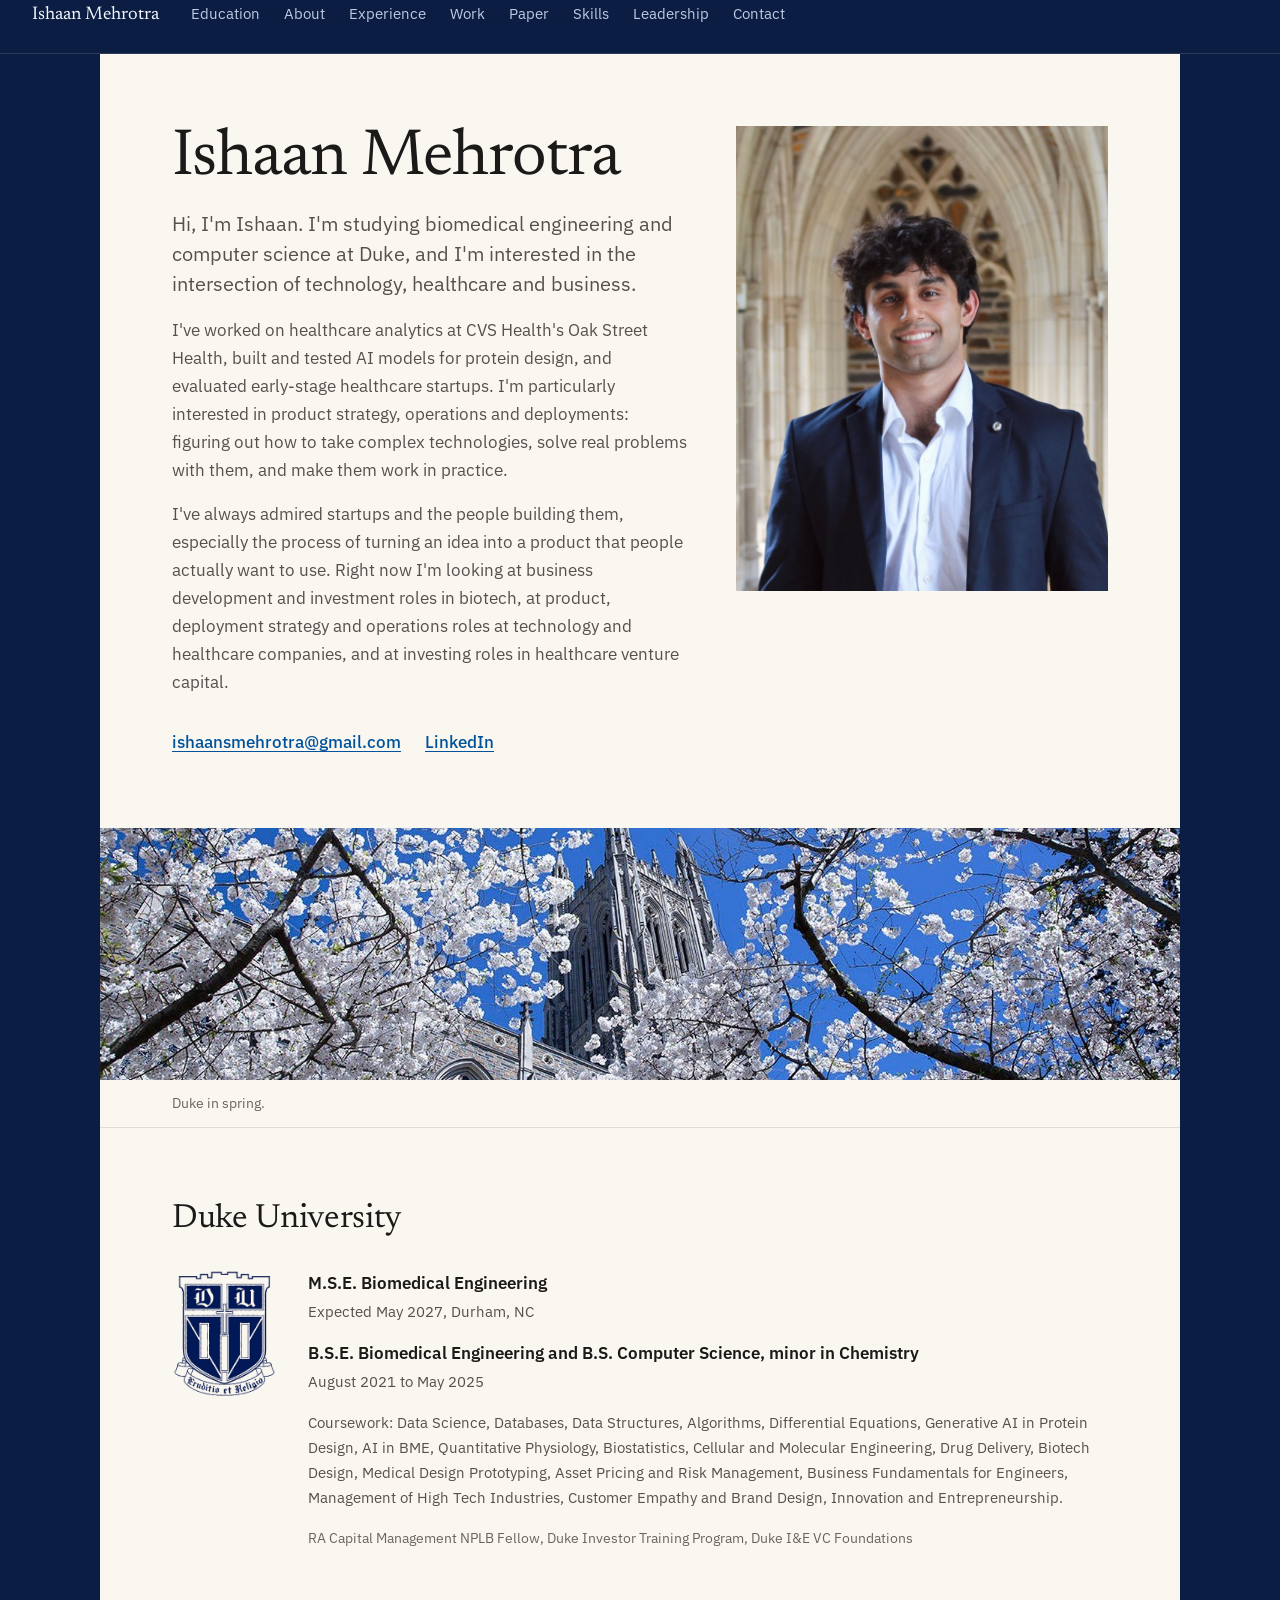
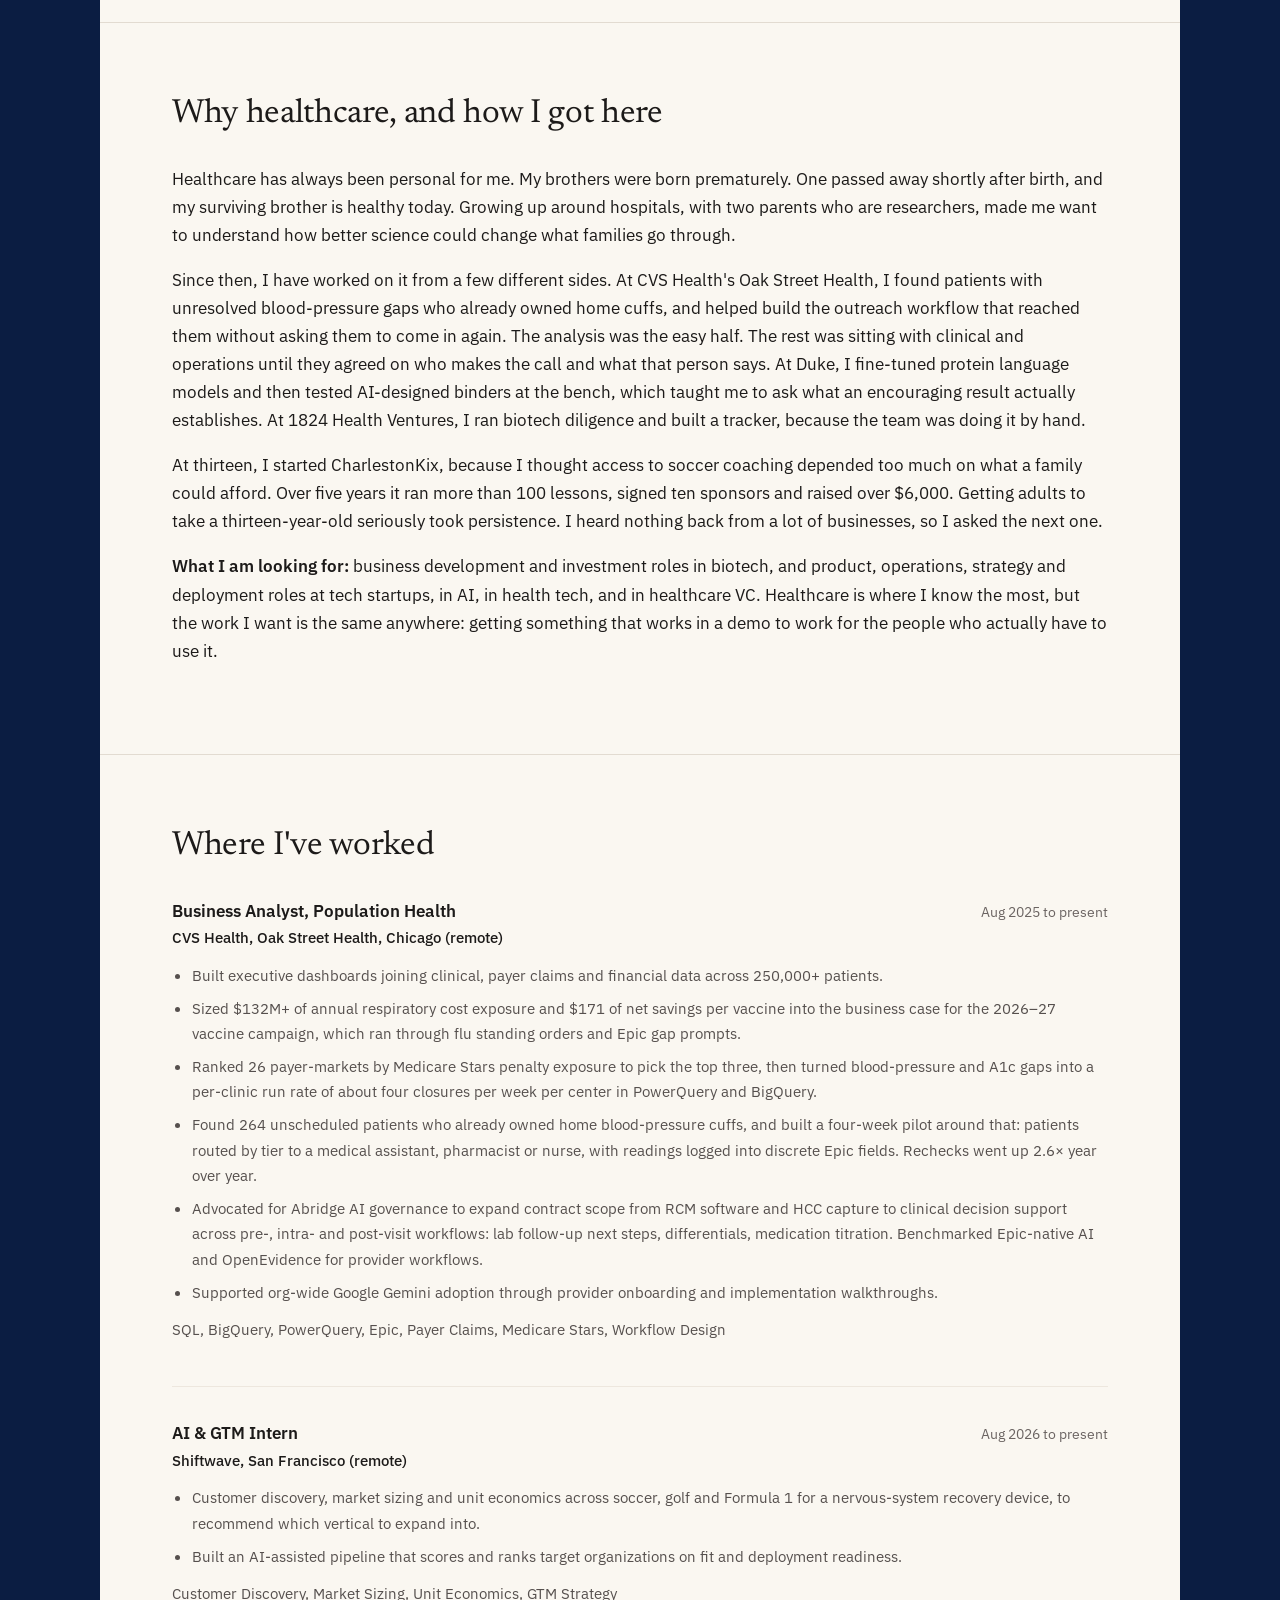
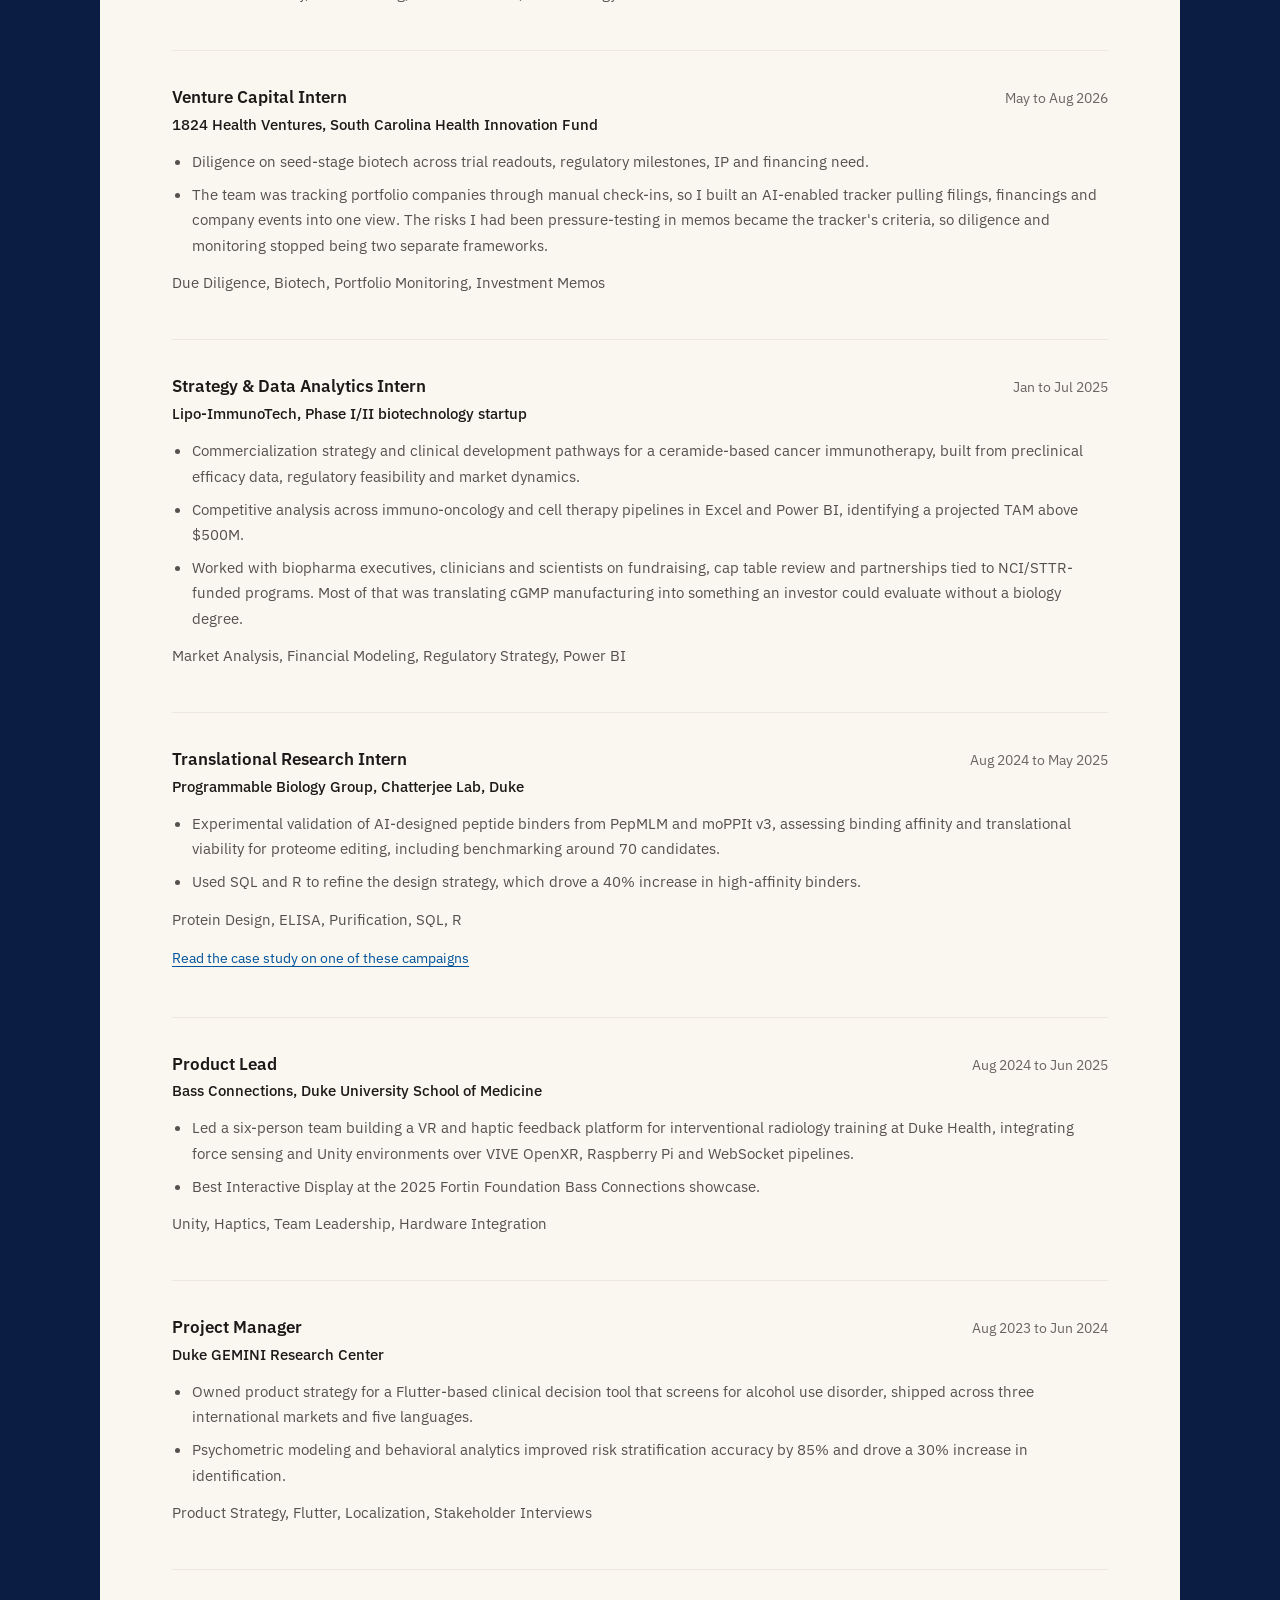
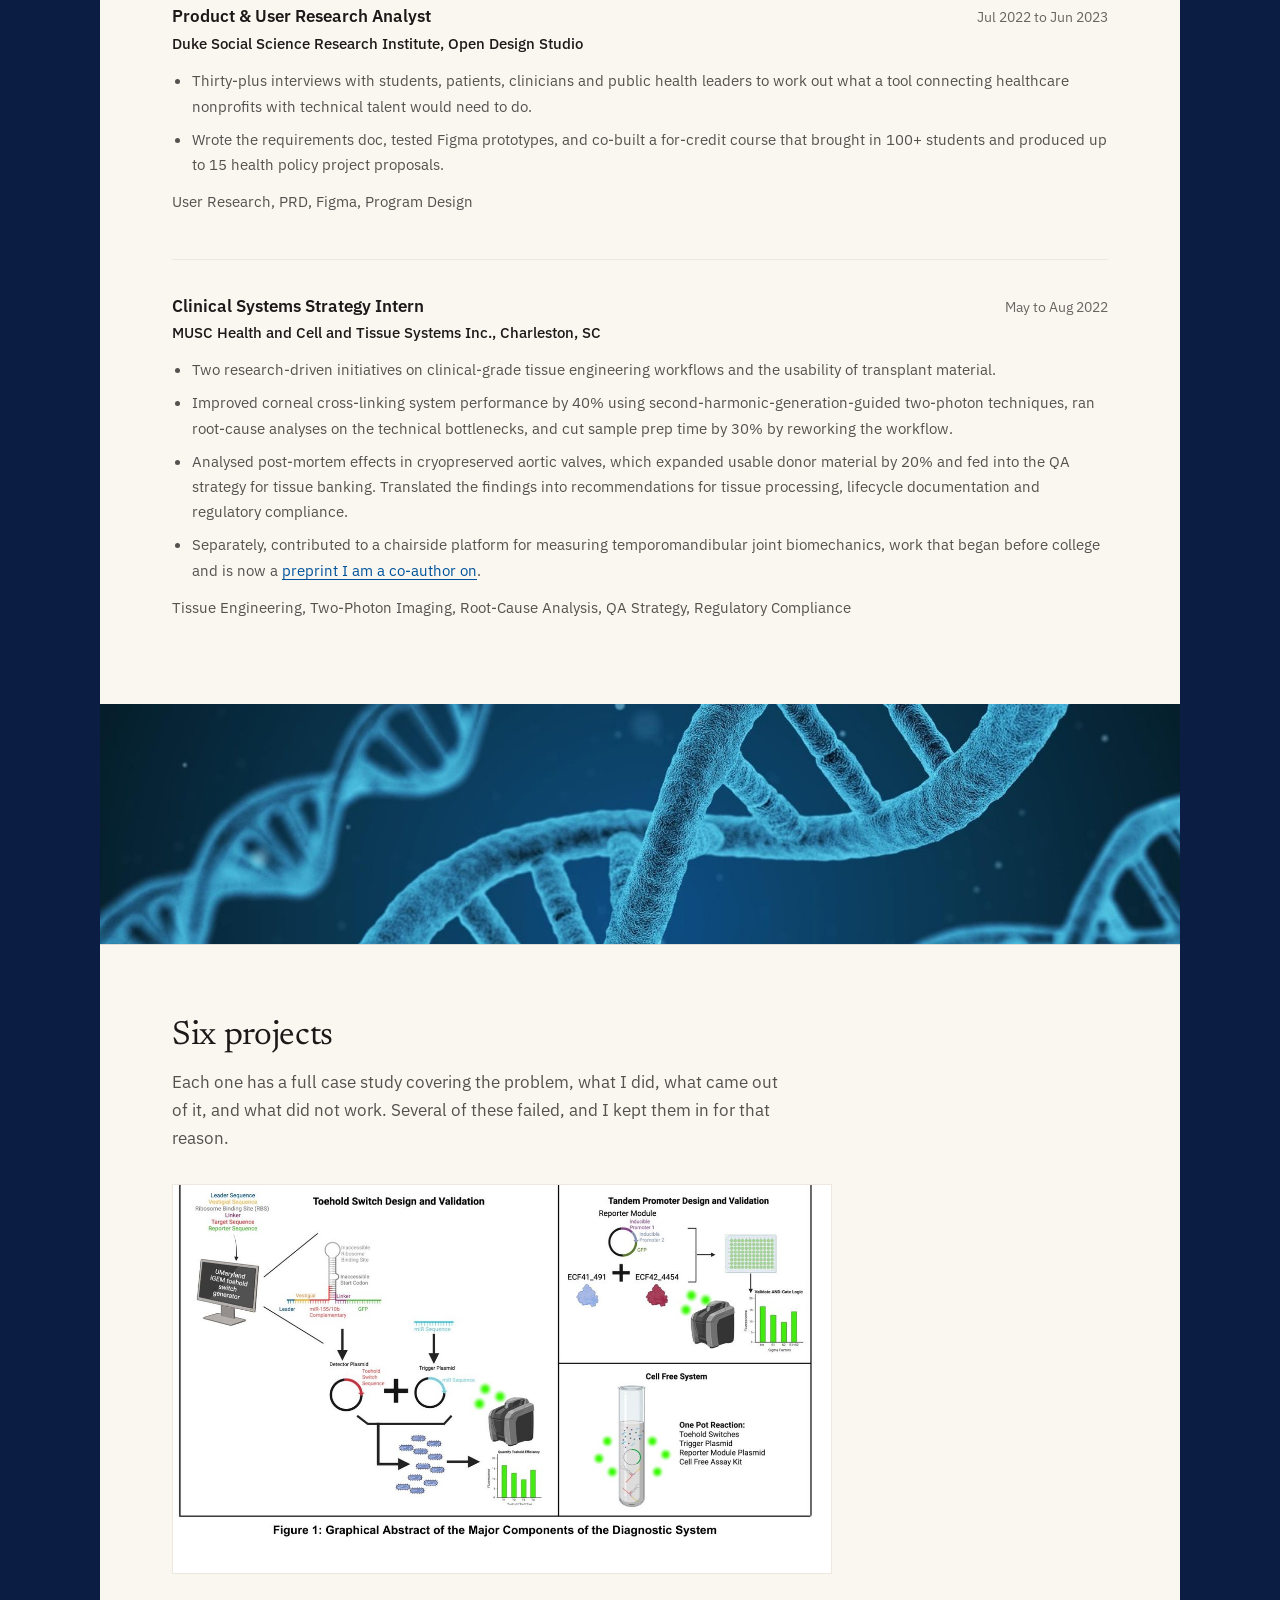
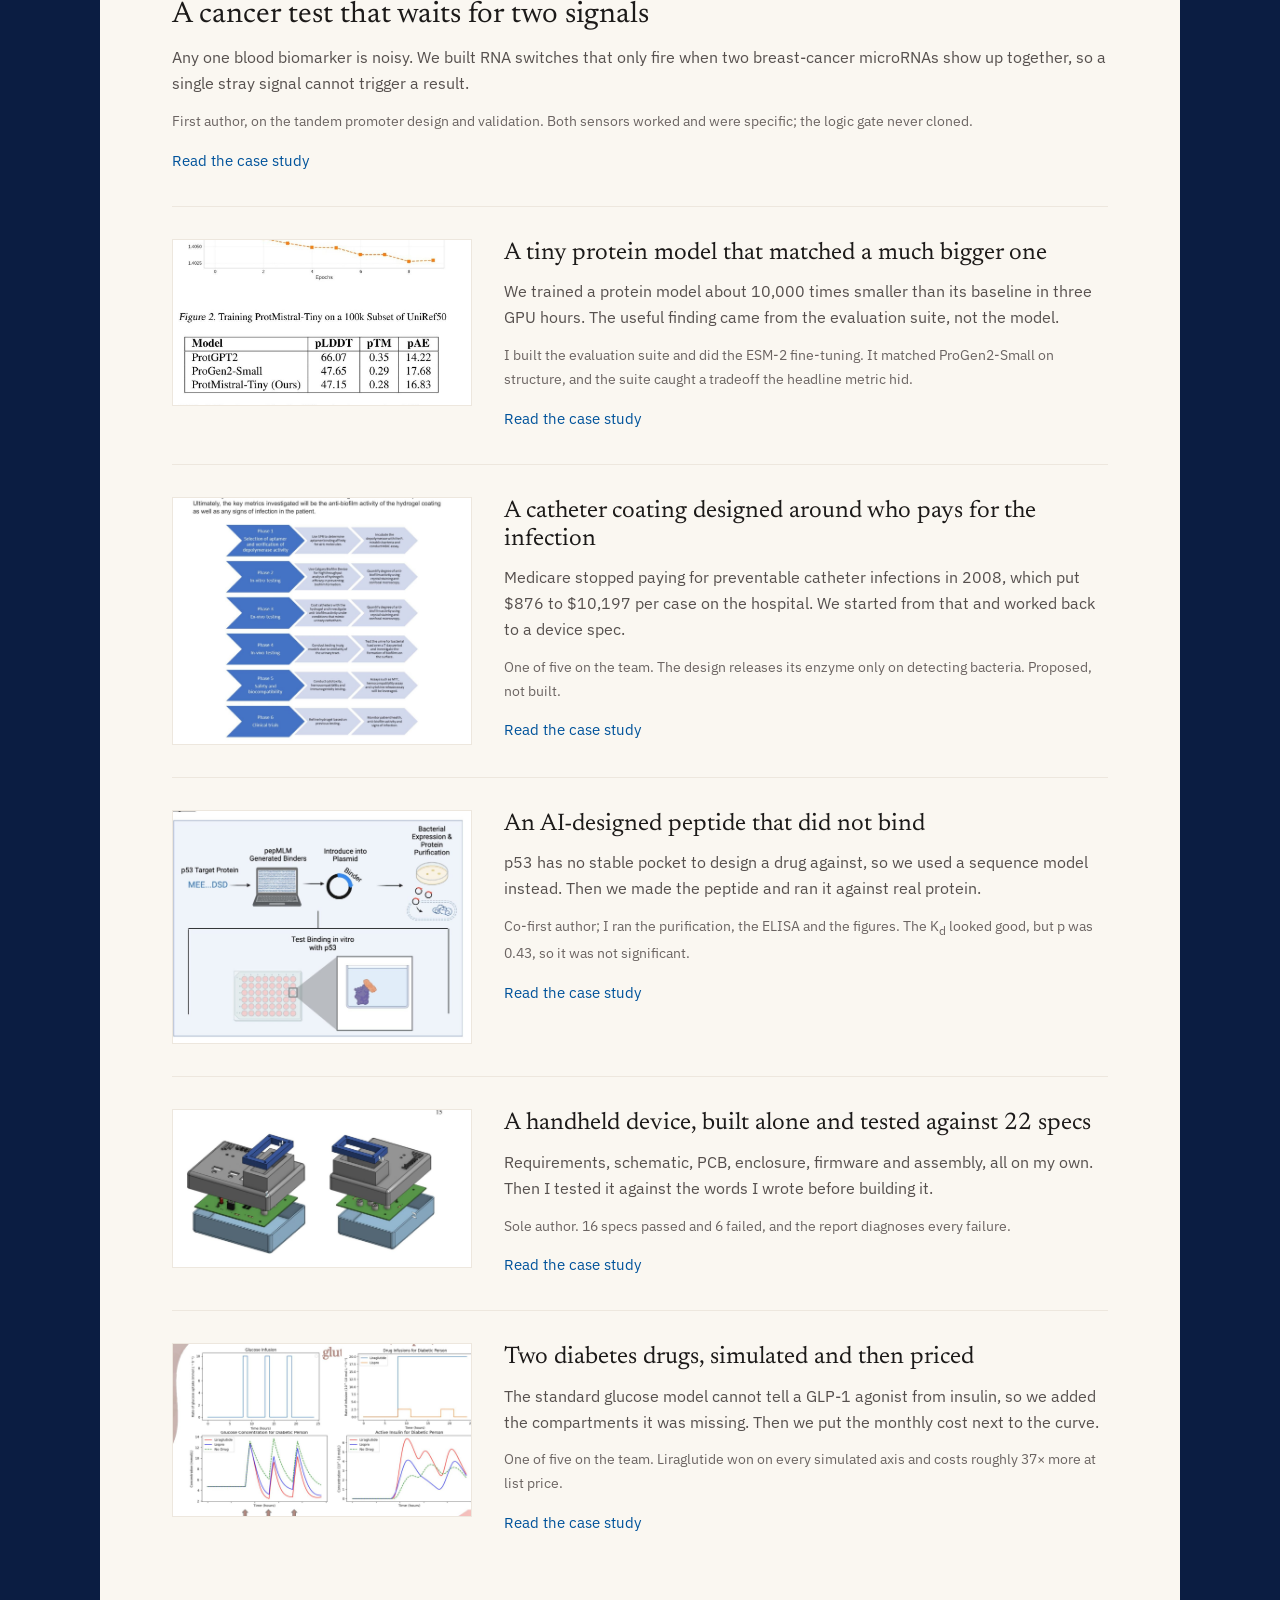
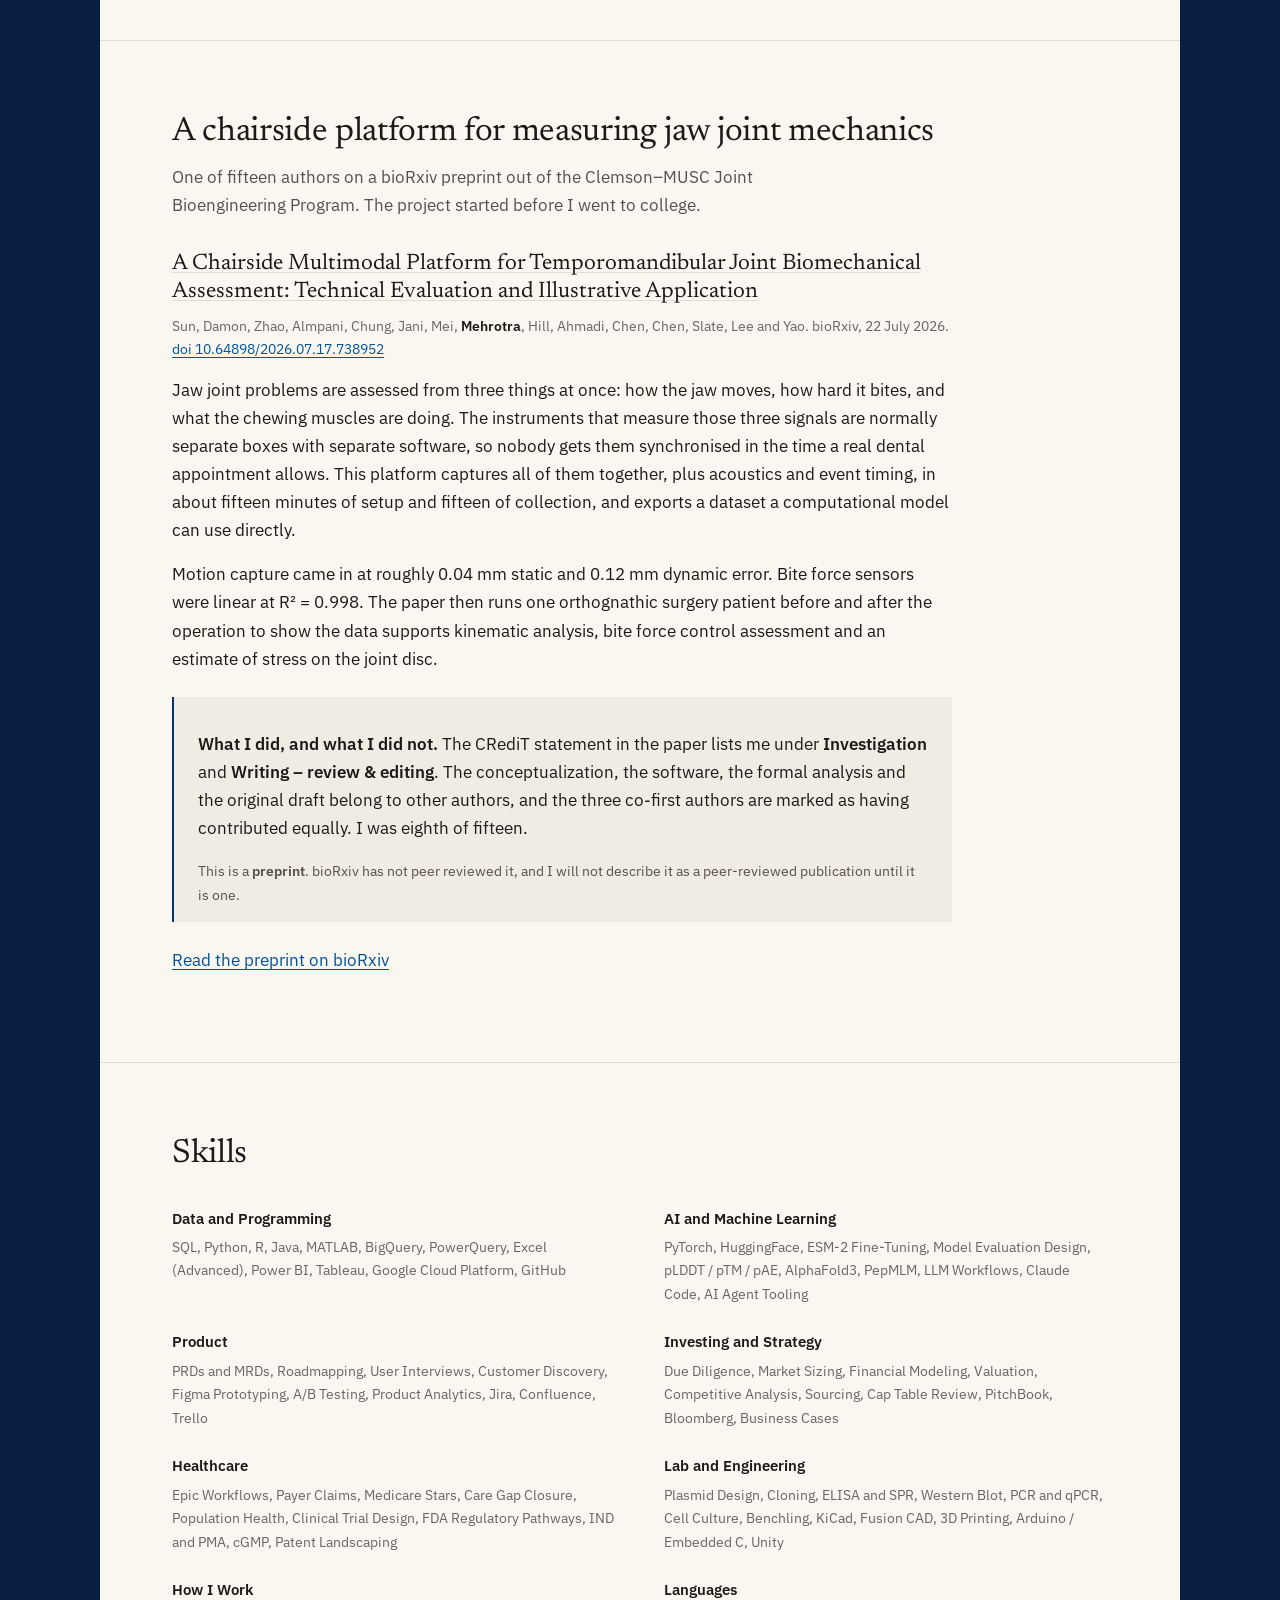
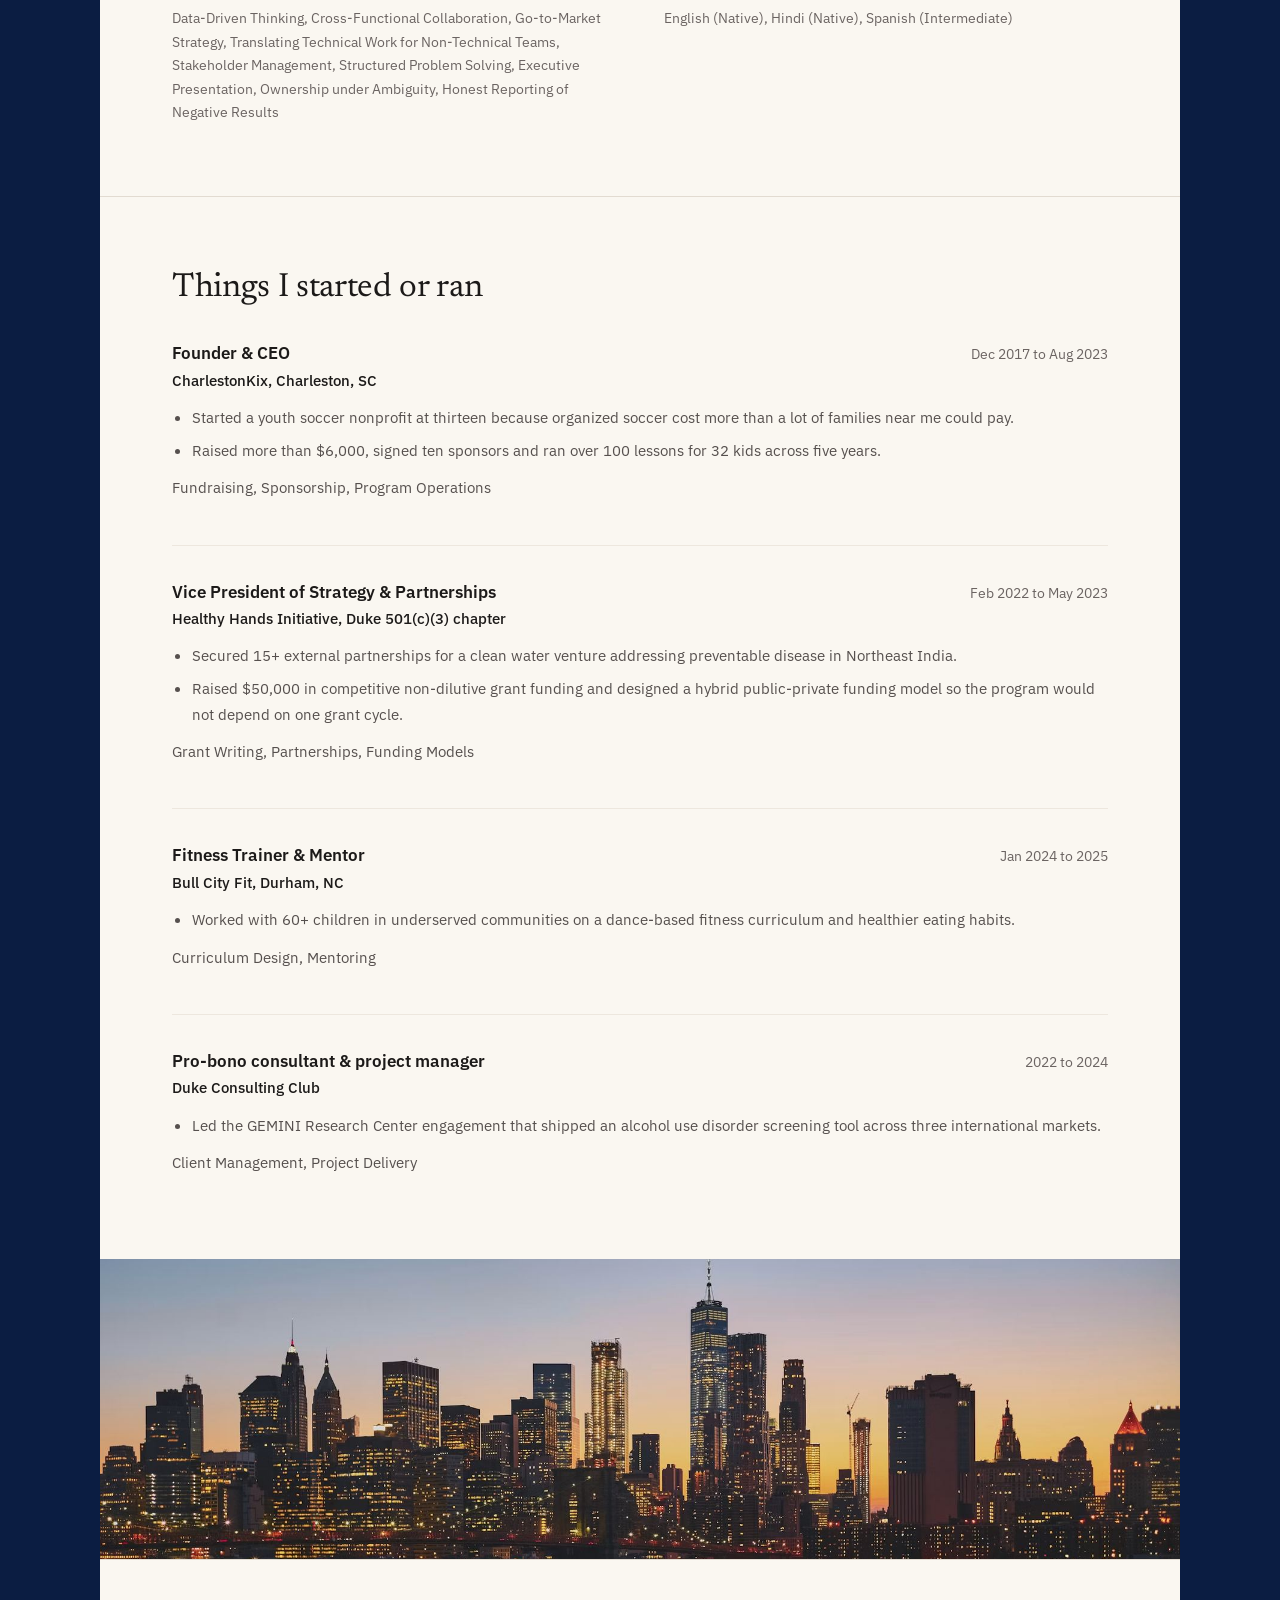
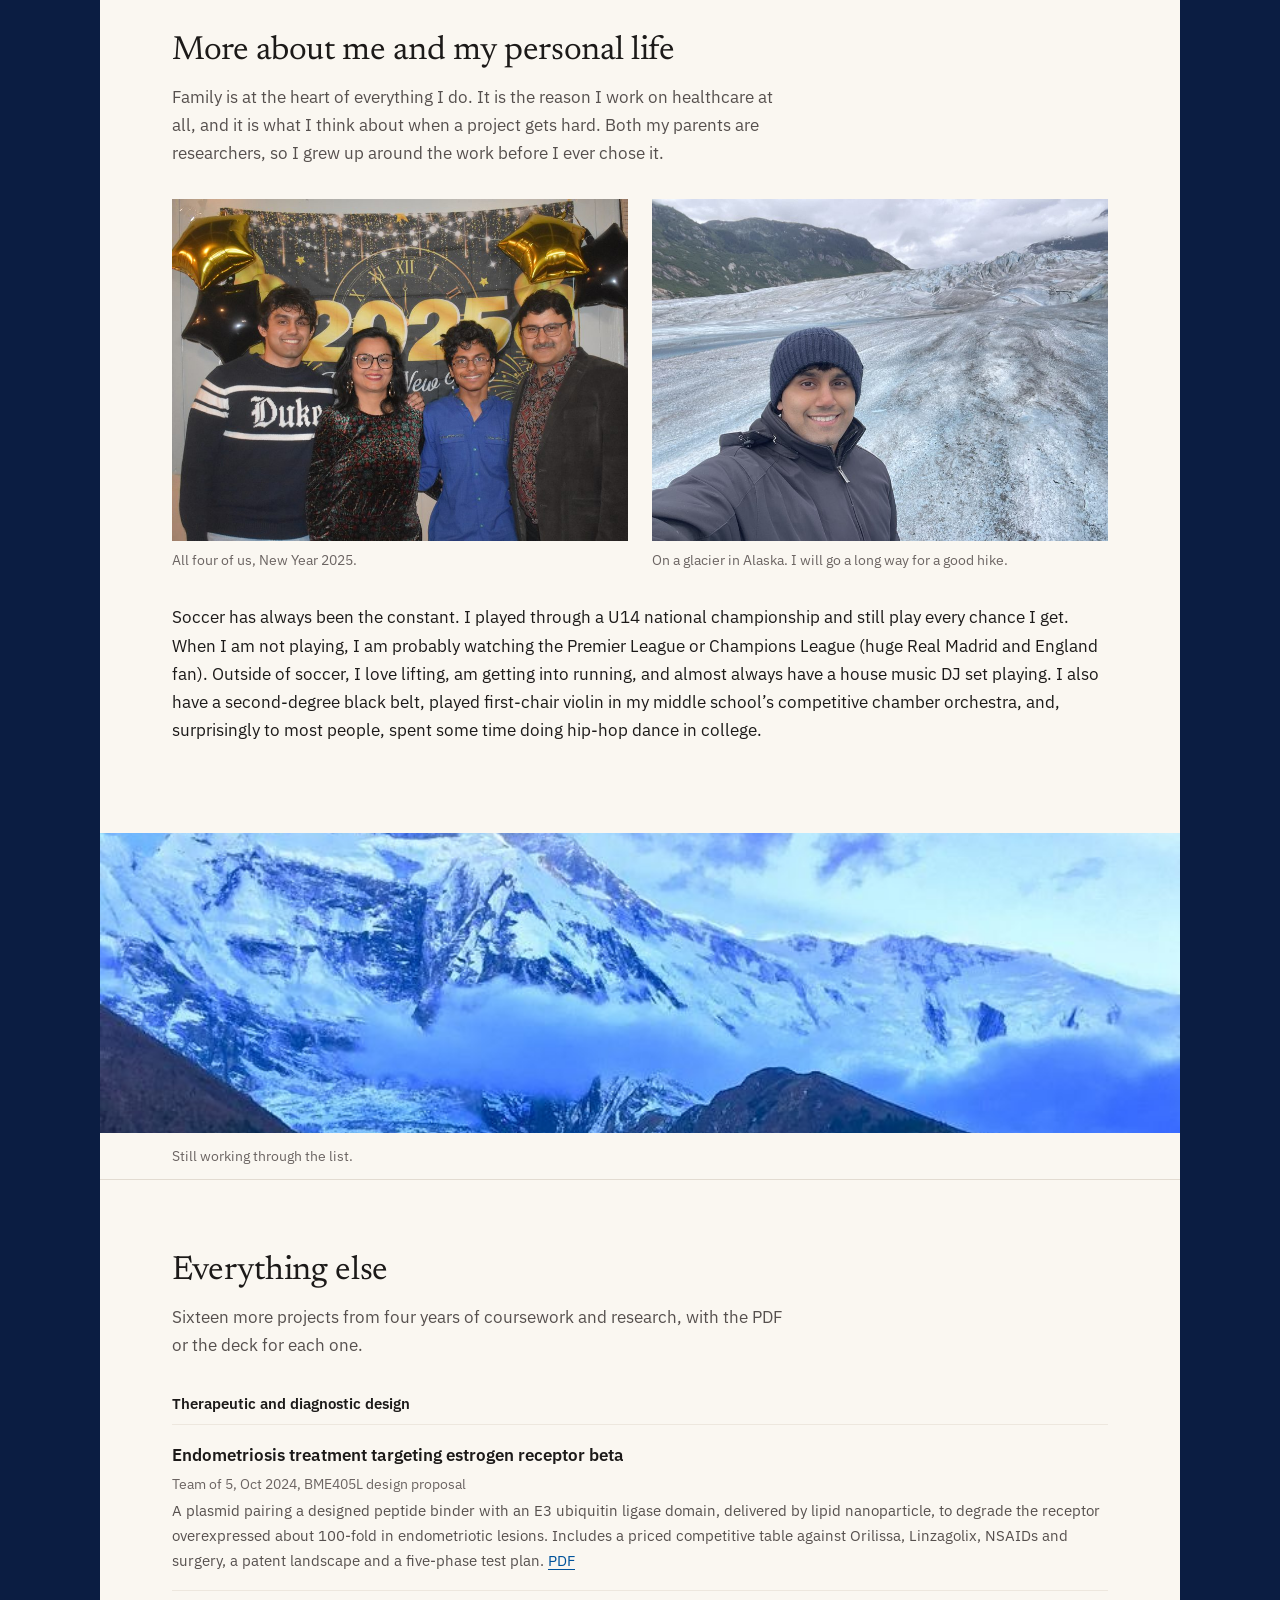
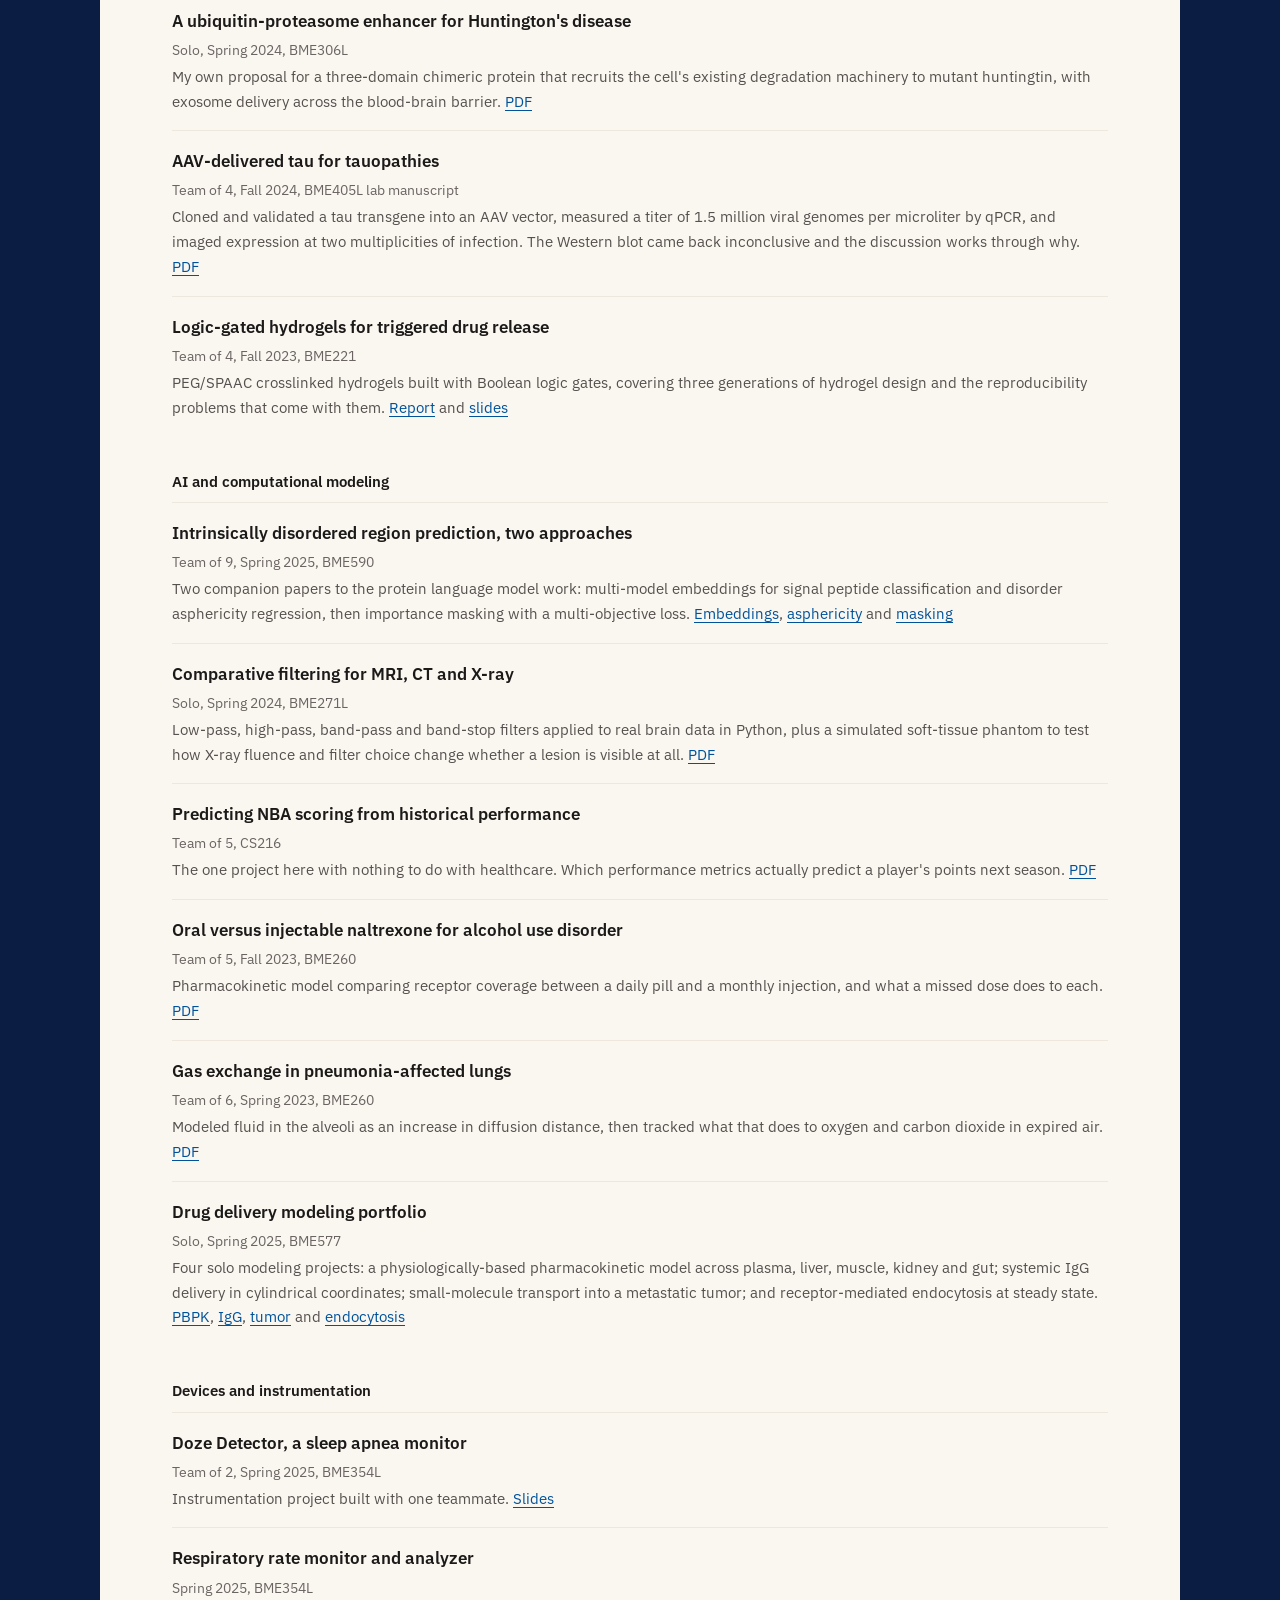
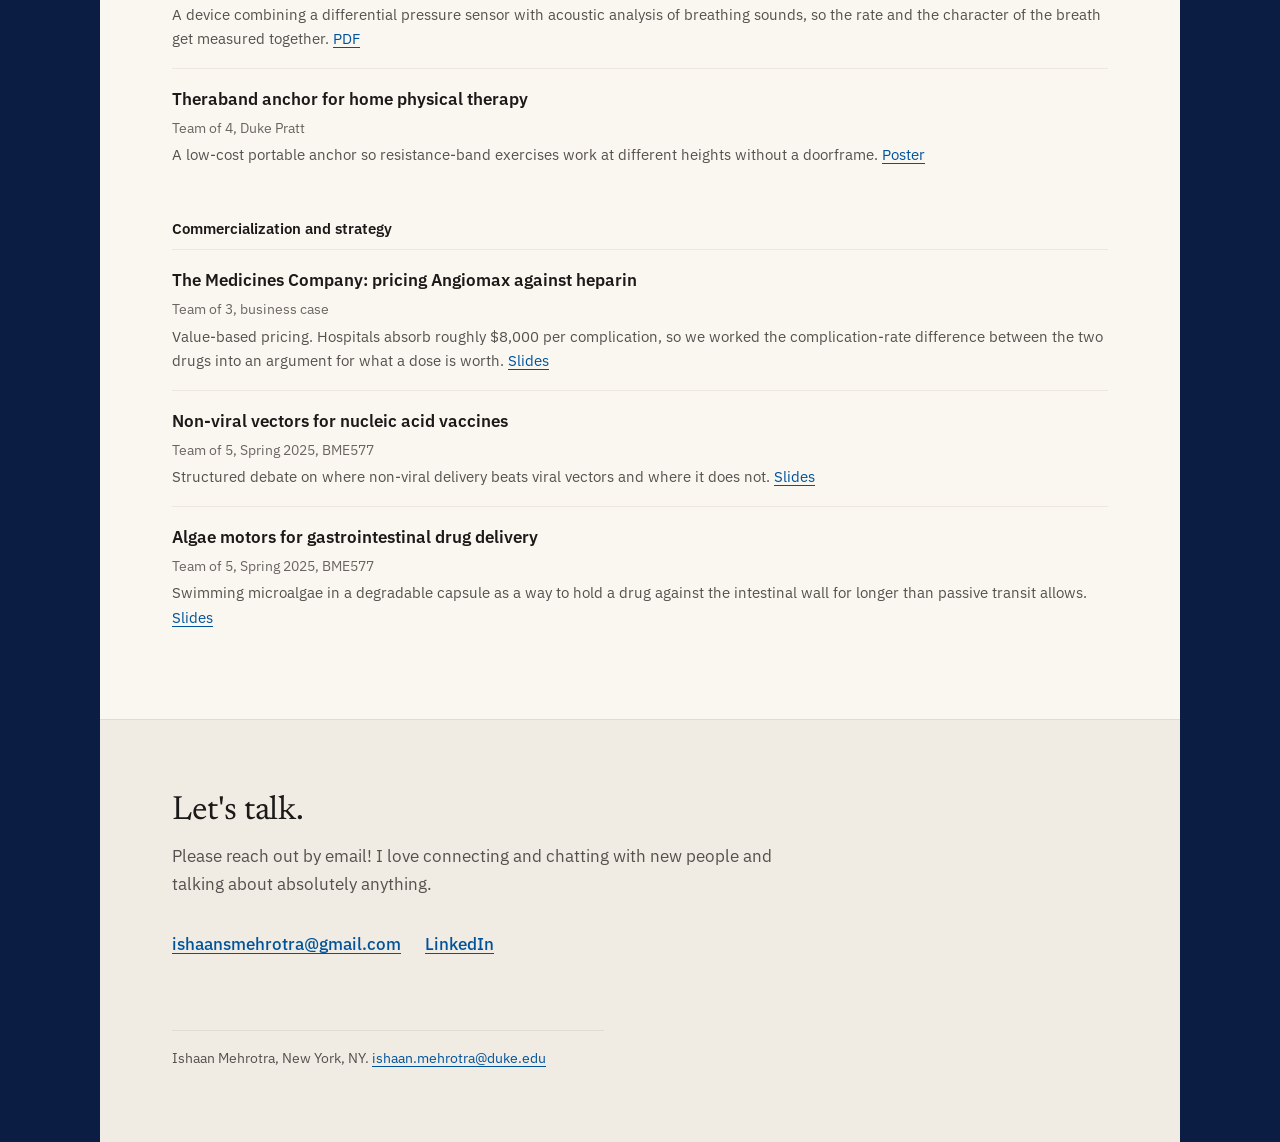
<file: index.html>
<!doctype html>
<html lang="en">
<head>
<meta charset="utf-8">
<meta name="viewport" content="width=device-width, initial-scale=1">
<title>Ishaan Mehrotra | healthcare technology, product and operations</title>
<meta name="description" content="Ishaan Mehrotra works on healthcare technology. Biomedical engineering and computer science at Duke, population health analytics at CVS Health's Oak Street Health, venture diligence at 1824 Health Ventures, and research on protein language models and AI-designed peptides.">
<meta name="author" content="Ishaan Mehrotra">
<meta name="theme-color" content="#0B1D42">
<meta property="og:type" content="website">
<meta property="og:title" content="Ishaan Mehrotra | healthcare technology, product and operations">
<meta property="og:description" content="Duke biomedical engineering and computer science. Oak Street Health, 1824 Health Ventures, and six project case studies including the ones that did not work.">
<meta property="og:image" content="assets/img/portrait.jpg">
<meta name="twitter:card" content="summary_large_image">
<link rel="icon" href="assets/favicon.svg">
<link rel="preload" href="assets/fonts/newsreader-400.woff2" as="font" type="font/woff2" crossorigin>
<link rel="preload" href="assets/fonts/ibm-plex-sans-400.woff2" as="font" type="font/woff2" crossorigin>
<link rel="stylesheet" href="assets/style.css">
</head>
<body>

<a class="skip" href="#main">Skip to content</a>

<header class="nav">
  <div class="nav__brand"><a href="#top">Ishaan Mehrotra</a></div>
  <nav aria-label="Sections">
    <ul class="nav__links">
      <li><a href="#education">Education</a></li>
      <li><a href="#about">About</a></li>
      <li><a href="#experience">Experience</a></li>
      <li><a href="#work">Work</a></li>
      <li><a href="#publication">Paper</a></li>
      <li><a href="#skills">Skills</a></li>
      <li><a href="#leadership">Leadership</a></li>
      <li><a href="#contact">Contact</a></li>
    </ul>
  </nav>
</header>

<main id="main">
<div class="sheet" id="top">

  <!-- ============ HERO ============ -->
  <section class="sec hero" aria-labelledby="h-name">
    <div>
      <h1 id="h-name">Ishaan Mehrotra</h1>
      <p class="hero__tag">Hi, I'm Ishaan. I'm studying biomedical engineering and computer science at Duke, and I'm interested in the intersection of technology, healthcare and business.</p>

      <p>I've worked on healthcare analytics at CVS Health's Oak Street Health, built and tested AI models for protein design, and evaluated early-stage healthcare startups. I'm particularly interested in product strategy, operations and deployments: figuring out how to take complex technologies, solve real problems with them, and make them work in practice.</p>

      <p>I've always admired startups and the people building them, especially the process of turning an idea into a product that people actually want to use. Right now I'm looking at business development and investment roles in biotech, at product, deployment strategy and operations roles at technology and healthcare companies, and at investing roles in healthcare venture capital.</p>

      <ul class="linkrow">
        <li><a href="mailto:ishaansmehrotra@gmail.com">ishaansmehrotra@gmail.com</a></li>
        <li><a href="https://www.linkedin.com/in/ishaan-mehrotra-5724991b2/" rel="me noopener">LinkedIn</a></li>
      </ul>
    </div>
    <div class="hero__photo">
      <img src="assets/img/portrait.jpg" alt="Ishaan Mehrotra in a navy blazer, standing in the stone archways beside Duke Chapel." width="760" height="950">
    </div>
  </section>

  <figure class="band">
    <img src="assets/img/band-chapel.jpg" alt="Duke Chapel's tower framed by cherry blossoms against a blue sky." loading="lazy" width="1800" height="420">
    <figcaption>Duke in spring.</figcaption>
  </figure>

  <!-- ============ EDUCATION ============ -->
  <section class="sec" id="education" aria-labelledby="h-edu">
    <div class="sec__head">
      <h2 id="h-edu">Duke University</h2>
    </div>

    <div class="edu">
      <div class="edu__seal">
        <img src="assets/img/duke-seal.png" alt="The Duke University seal." loading="lazy" width="248" height="300">
      </div>
      <div class="edu__body">
        <h3>M.S.E. Biomedical Engineering</h3>
        <p>Expected May 2027, Durham, NC</p>
        <h3>B.S.E. Biomedical Engineering and B.S. Computer Science, minor in Chemistry</h3>
        <p>August 2021 to May 2025</p>
        <p class="small muted">Coursework: Data Science, Databases, Data Structures, Algorithms, Differential Equations, Generative AI in Protein Design, AI in BME, Quantitative Physiology, Biostatistics, Cellular and Molecular Engineering, Drug Delivery, Biotech Design, Medical Design Prototyping, Asset Pricing and Risk Management, Business Fundamentals for Engineers, Management of High Tech Industries, Customer Empathy and Brand Design, Innovation and Entrepreneurship.</p>
        <ul class="taglist"><li>RA Capital Management NPLB Fellow</li><li>Duke Investor Training Program</li><li>Duke I&amp;E VC Foundations</li></ul>
      </div>
    </div>
  </section>

  <!-- ============ ABOUT ============ -->
  <section class="sec" id="about" aria-labelledby="h-about">
    <div class="sec__head">
      <h2 id="h-about">Why healthcare, and how I got here</h2>
    </div>

    <p>Healthcare has always been personal for me. My brothers were born prematurely. One passed away shortly after birth, and my surviving brother is healthy today. Growing up around hospitals, with two parents who are researchers, made me want to understand how better science could change what families go through.</p>

    <p>Since then, I have worked on it from a few different sides. At CVS Health's Oak Street Health, I found patients with unresolved blood-pressure gaps who already owned home cuffs, and helped build the outreach workflow that reached them without asking them to come in again. The analysis was the easy half. The rest was sitting with clinical and operations until they agreed on who makes the call and what that person says. At Duke, I fine-tuned protein language models and then tested AI-designed binders at the bench, which taught me to ask what an encouraging result actually establishes. At 1824 Health Ventures, I ran biotech diligence and built a tracker, because the team was doing it by hand.</p>

    <p>At thirteen, I started CharlestonKix, because I thought access to soccer coaching depended too much on what a family could afford. Over five years it ran more than 100 lessons, signed ten sponsors and raised over $6,000. Getting adults to take a thirteen-year-old seriously took persistence. I heard nothing back from a lot of businesses, so I asked the next one.</p>

    <p><strong>What I am looking for:</strong> business development and investment roles in biotech, and product, operations, strategy and deployment roles at tech startups, in AI, in health tech, and in healthcare VC. Healthcare is where I know the most, but the work I want is the same anywhere: getting something that works in a demo to work for the people who actually have to use it.</p>
  </section>

  <!-- ============ EXPERIENCE ============ -->
  <section class="sec" id="experience" aria-labelledby="h-exp">
    <div class="sec__head">
      <h2 id="h-exp">Where I've worked</h2>
    </div>

    <ul class="roles">
      <li>
        <div class="role__top"><span class="role__title">Business Analyst, Population Health</span><span class="role__when">Aug 2025 to present</span></div>
        <p class="role__org">CVS Health, Oak Street Health, Chicago (remote)</p>
        <ul>
          <li>Built executive dashboards joining clinical, payer claims and financial data across 250,000+ patients.</li>
          <li>Sized $132M+ of annual respiratory cost exposure and $171 of net savings per vaccine into the business case for the 2026&ndash;27 vaccine campaign, which ran through flu standing orders and Epic gap prompts.</li>
          <li>Ranked 26 payer-markets by Medicare Stars penalty exposure to pick the top three, then turned blood-pressure and A1c gaps into a per-clinic run rate of about four closures per week per center in PowerQuery and BigQuery.</li>
          <li>Found 264 unscheduled patients who already owned home blood-pressure cuffs, and built a four-week pilot around that: patients routed by tier to a medical assistant, pharmacist or nurse, with readings logged into discrete Epic fields. Rechecks went up 2.6&times; year over year.</li>
          <li>Advocated for Abridge AI governance to expand contract scope from RCM software and HCC capture to clinical decision support across pre-, intra- and post-visit workflows: lab follow-up next steps, differentials, medication titration. Benchmarked Epic-native AI and OpenEvidence for provider workflows.</li>
          <li>Supported org-wide Google Gemini adoption through provider onboarding and implementation walkthroughs.</li>
        </ul>
        <ul class="taglist"><li>SQL</li><li>BigQuery</li><li>PowerQuery</li><li>Epic</li><li>Payer Claims</li><li>Medicare Stars</li><li>Workflow Design</li></ul>
      </li>

      <li>
        <div class="role__top"><span class="role__title">AI &amp; GTM Intern</span><span class="role__when">Aug 2026 to present</span></div>
        <p class="role__org">Shiftwave, San Francisco (remote)</p>
        <ul>
          <li>Customer discovery, market sizing and unit economics across soccer, golf and Formula 1 for a nervous-system recovery device, to recommend which vertical to expand into.</li>
          <li>Built an AI-assisted pipeline that scores and ranks target organizations on fit and deployment readiness.</li>
        </ul>
        <ul class="taglist"><li>Customer Discovery</li><li>Market Sizing</li><li>Unit Economics</li><li>GTM Strategy</li></ul>
      </li>

      <li>
        <div class="role__top"><span class="role__title">Venture Capital Intern</span><span class="role__when">May to Aug 2026</span></div>
        <p class="role__org">1824 Health Ventures, South Carolina Health Innovation Fund</p>
        <ul>
          <li>Diligence on seed-stage biotech across trial readouts, regulatory milestones, IP and financing need.</li>
          <li>The team was tracking portfolio companies through manual check-ins, so I built an AI-enabled tracker pulling filings, financings and company events into one view. The risks I had been pressure-testing in memos became the tracker's criteria, so diligence and monitoring stopped being two separate frameworks.</li>
        </ul>
        <ul class="taglist"><li>Due Diligence</li><li>Biotech</li><li>Portfolio Monitoring</li><li>Investment Memos</li></ul>
      </li>

      <li>
        <div class="role__top"><span class="role__title">Strategy &amp; Data Analytics Intern</span><span class="role__when">Jan to Jul 2025</span></div>
        <p class="role__org">Lipo-ImmunoTech, Phase I/II biotechnology startup</p>
        <ul>
          <li>Commercialization strategy and clinical development pathways for a ceramide-based cancer immunotherapy, built from preclinical efficacy data, regulatory feasibility and market dynamics.</li>
          <li>Competitive analysis across immuno-oncology and cell therapy pipelines in Excel and Power BI, identifying a projected TAM above $500M.</li>
          <li>Worked with biopharma executives, clinicians and scientists on fundraising, cap table review and partnerships tied to NCI/STTR-funded programs. Most of that was translating cGMP manufacturing into something an investor could evaluate without a biology degree.</li>
        </ul>
        <ul class="taglist"><li>Market Analysis</li><li>Financial Modeling</li><li>Regulatory Strategy</li><li>Power BI</li></ul>
      </li>

      <li>
        <div class="role__top"><span class="role__title">Translational Research Intern</span><span class="role__when">Aug 2024 to May 2025</span></div>
        <p class="role__org">Programmable Biology Group, Chatterjee Lab, Duke</p>
        <ul>
          <li>Experimental validation of AI-designed peptide binders from PepMLM and moPPIt v3, assessing binding affinity and translational viability for proteome editing, including benchmarking around 70 candidates.</li>
          <li>Used SQL and R to refine the design strategy, which drove a 40% increase in high-affinity binders.</li>
        </ul>
        <ul class="taglist"><li>Protein Design</li><li>ELISA</li><li>Purification</li><li>SQL</li><li>R</li></ul>
        <p class="small"><a href="projects/p53-binders.html">Read the case study on one of these campaigns</a></p>
      </li>

      <li>
        <div class="role__top"><span class="role__title">Product Lead</span><span class="role__when">Aug 2024 to Jun 2025</span></div>
        <p class="role__org">Bass Connections, Duke University School of Medicine</p>
        <ul>
          <li>Led a six-person team building a VR and haptic feedback platform for interventional radiology training at Duke Health, integrating force sensing and Unity environments over VIVE OpenXR, Raspberry Pi and WebSocket pipelines.</li>
          <li>Best Interactive Display at the 2025 Fortin Foundation Bass Connections showcase.</li>
        </ul>
        <ul class="taglist"><li>Unity</li><li>Haptics</li><li>Team Leadership</li><li>Hardware Integration</li></ul>
      </li>

      <li>
        <div class="role__top"><span class="role__title">Project Manager</span><span class="role__when">Aug 2023 to Jun 2024</span></div>
        <p class="role__org">Duke GEMINI Research Center</p>
        <ul>
          <li>Owned product strategy for a Flutter-based clinical decision tool that screens for alcohol use disorder, shipped across three international markets and five languages.</li>
          <li>Psychometric modeling and behavioral analytics improved risk stratification accuracy by 85% and drove a 30% increase in identification.</li>
        </ul>
        <ul class="taglist"><li>Product Strategy</li><li>Flutter</li><li>Localization</li><li>Stakeholder Interviews</li></ul>
      </li>

      <li>
        <div class="role__top"><span class="role__title">Product &amp; User Research Analyst</span><span class="role__when">Jul 2022 to Jun 2023</span></div>
        <p class="role__org">Duke Social Science Research Institute, Open Design Studio</p>
        <ul>
          <li>Thirty-plus interviews with students, patients, clinicians and public health leaders to work out what a tool connecting healthcare nonprofits with technical talent would need to do.</li>
          <li>Wrote the requirements doc, tested Figma prototypes, and co-built a for-credit course that brought in 100+ students and produced up to 15 health policy project proposals.</li>
        </ul>
        <ul class="taglist"><li>User Research</li><li>PRD</li><li>Figma</li><li>Program Design</li></ul>
      </li>

      <li>
        <div class="role__top"><span class="role__title">Clinical Systems Strategy Intern</span><span class="role__when">May to Aug 2022</span></div>
        <p class="role__org">MUSC Health and Cell and Tissue Systems Inc., Charleston, SC</p>
        <ul>
          <li>Two research-driven initiatives on clinical-grade tissue engineering workflows and the usability of transplant material.</li>
          <li>Improved corneal cross-linking system performance by 40% using second-harmonic-generation-guided two-photon techniques, ran root-cause analyses on the technical bottlenecks, and cut sample prep time by 30% by reworking the workflow.</li>
          <li>Analysed post-mortem effects in cryopreserved aortic valves, which expanded usable donor material by 20% and fed into the QA strategy for tissue banking. Translated the findings into recommendations for tissue processing, lifecycle documentation and regulatory compliance.</li>
          <li>Separately, contributed to a chairside platform for measuring temporomandibular joint biomechanics, work that began before college and is now a <a href="#publication">preprint I am a co-author on</a>.</li>
        </ul>
        <ul class="taglist"><li>Tissue Engineering</li><li>Two-Photon Imaging</li><li>Root-Cause Analysis</li><li>QA Strategy</li><li>Regulatory Compliance</li></ul>
      </li>
    </ul>
  </section>

  <figure class="band">
    <img src="assets/img/band-dna.jpg" alt="Illustration of a DNA double helix in blue." loading="lazy" width="1800" height="400">
  </figure>

  <!-- ============ WORK ============ -->
  <section class="sec" id="work" aria-labelledby="h-work">
    <div class="sec__head">
      <h2 id="h-work">Six projects</h2>
      <p>Each one has a full case study covering the problem, what I did, what came out of it, and what did not work. Several of these failed, and I kept them in for that reason.</p>
    </div>

    <ol class="work">
      <li class="work__lead">
        <a href="projects/mirna-diagnostic.html">
          <span class="work__img"><img src="assets/img/mirna-abstract.jpg" alt="Graphical abstract of the diagnostic: toehold switch design on the left, the tandem promoter reporter module on the right, and the cell-free reaction below." loading="lazy" width="1280" height="756"></span>
          <span class="work__txt">
            <span class="work__t">A cancer test that waits for two signals</span>
            <span class="work__d">Any one blood biomarker is noisy. We built RNA switches that only fire when two breast-cancer microRNAs show up together, so a single stray signal cannot trigger a result.</span>
            <span class="work__note">First author, on the tandem promoter design and validation. Both sensors worked and were specific; the logic gate never cloned.</span>
            <span class="work__go">Read the case study</span>
          </span>
        </a>
      </li>

      <li>
        <a href="projects/protein-language-models.html">
          <span class="work__img"><img src="assets/img/card-plm.jpg" alt="Training loss curve above a results table comparing three protein language models: ProtGPT2 pLDDT 66.07, ProGen2-Small 47.65, ProtMistral-Tiny 47.15." loading="lazy" width="960" height="531"></span>
          <span class="work__txt">
            <span class="work__t">A tiny protein model that matched a much bigger one</span>
            <span class="work__d">We trained a protein model about 10,000 times smaller than its baseline in three GPU hours. The useful finding came from the evaluation suite, not the model.</span>
            <span class="work__note">I built the evaluation suite and did the ESM-2 fine-tuning. It matched ProGen2-Small on structure, and the suite caught a tradeoff the headline metric hid.</span>
            <span class="work__go">Read the case study</span>
          </span>
        </a>
      </li>

      <li>
        <a href="projects/cauti-coating.html">
          <span class="work__img"><img src="assets/img/thumb-cauti.jpg" alt="Six-phase testing flowchart for the catheter coating, from aptamer selection through in-vitro, ex-vivo and in-vivo work." loading="lazy" width="1280" height="1059"></span>
          <span class="work__txt">
            <span class="work__t">A catheter coating designed around who pays for the infection</span>
            <span class="work__d">Medicare stopped paying for preventable catheter infections in 2008, which put $876 to $10,197 per case on the hospital. We started from that and worked back to a device spec.</span>
            <span class="work__note">One of five on the team. The design releases its enzyme only on detecting bacteria. Proposed, not built.</span>
            <span class="work__go">Read the case study</span>
          </span>
        </a>
      </li>

      <li>
        <a href="projects/p53-binders.html">
          <span class="work__img"><img src="assets/img/thumb-p53.jpg" alt="Workflow diagram: the p53 sequence goes into the PepMLM model, generated binders are cloned into a plasmid, expressed and purified, then tested for binding." loading="lazy" width="1280" height="998"></span>
          <span class="work__txt">
            <span class="work__t">An AI-designed peptide that did not bind</span>
            <span class="work__d">p53 has no stable pocket to design a drug against, so we used a sequence model instead. Then we made the peptide and ran it against real protein.</span>
            <span class="work__note">Co-first author; I ran the purification, the ELISA and the figures. The K<sub>d</sub> looked good, but p was 0.43, so it was not significant.</span>
            <span class="work__go">Read the case study</span>
          </span>
        </a>
      </li>

      <li>
        <a href="projects/handheld-device.html">
          <span class="work__img"><img src="assets/img/device-exploded.jpg" alt="Exploded 3D CAD assembly of the handheld device showing cover, flap, circuit board and base." loading="lazy" width="1280" height="673"></span>
          <span class="work__txt">
            <span class="work__t">A handheld device, built alone and tested against 22 specs</span>
            <span class="work__d">Requirements, schematic, PCB, enclosure, firmware and assembly, all on my own. Then I tested it against the words I wrote before building it.</span>
            <span class="work__note">Sole author. 16 specs passed and 6 failed, and the report diagnoses every failure.</span>
            <span class="work__go">Read the case study</span>
          </span>
        </a>
      </li>

      <li>
        <a href="projects/pkpd-modeling.html">
          <span class="work__img"><img src="assets/img/pkpd-sims.jpg" alt="Four simulation panels showing glucose infusion, drug infusion, glucose concentration and active insulin over 24 hours for three treatment conditions." loading="lazy" width="1280" height="736"></span>
          <span class="work__txt">
            <span class="work__t">Two diabetes drugs, simulated and then priced</span>
            <span class="work__d">The standard glucose model cannot tell a GLP-1 agonist from insulin, so we added the compartments it was missing. Then we put the monthly cost next to the curve.</span>
            <span class="work__note">One of five on the team. Liraglutide won on every simulated axis and costs roughly 37&times; more at list price.</span>
            <span class="work__go">Read the case study</span>
          </span>
        </a>
      </li>
    </ol>
  </section>

  <!-- ============ PUBLICATION ============ -->
  <section class="sec" id="publication" aria-labelledby="h-pub">
    <div class="sec__head">
      <h2 id="h-pub">A chairside platform for measuring jaw joint mechanics</h2>
      <p>One of fifteen authors on a bioRxiv preprint out of the Clemson&ndash;MUSC Joint Bioengineering Program. The project started before I went to college.</p>
    </div>

    <div class="pub">
      <h3><a href="https://www.biorxiv.org/content/10.64898/2026.07.17.738952v1" rel="noopener">A Chairside Multimodal Platform for Temporomandibular Joint Biomechanical Assessment: Technical Evaluation and Illustrative Application</a></h3>
      <p class="pub__meta">Sun, Damon, Zhao, Almpani, Chung, Jani, Mei, <strong>Mehrotra</strong>, Hill, Ahmadi, Chen, Chen, Slate, Lee and Yao. bioRxiv, 22 July 2026. <a href="https://doi.org/10.64898/2026.07.17.738952" rel="noopener">doi 10.64898/2026.07.17.738952</a></p>

      <p>Jaw joint problems are assessed from three things at once: how the jaw moves, how hard it bites, and what the chewing muscles are doing. The instruments that measure those three signals are normally separate boxes with separate software, so nobody gets them synchronised in the time a real dental appointment allows. This platform captures all of them together, plus acoustics and event timing, in about fifteen minutes of setup and fifteen of collection, and exports a dataset a computational model can use directly.</p>

      <p>Motion capture came in at roughly 0.04&nbsp;mm static and 0.12&nbsp;mm dynamic error. Bite force sensors were linear at R&sup2;&nbsp;=&nbsp;0.998. The paper then runs one orthognathic surgery patient before and after the operation to show the data supports kinematic analysis, bite force control assessment and an estimate of stress on the joint disc.</p>

      <div class="callout">
        <p><strong>What I did, and what I did not.</strong> The CRediT statement in the paper lists me under <strong>Investigation</strong> and <strong>Writing &ndash; review &amp; editing</strong>. The conceptualization, the software, the formal analysis and the original draft belong to other authors, and the three co-first authors are marked as having contributed equally. I was eighth of fifteen.</p>
        <p class="small muted">This is a <strong>preprint</strong>. bioRxiv has not peer reviewed it, and I will not describe it as a peer-reviewed publication until it is one.</p>
      </div>

      <p><a href="https://www.biorxiv.org/content/10.64898/2026.07.17.738952v1" rel="noopener">Read the preprint on bioRxiv</a></p>
    </div>
  </section>

  <!-- ============ SKILLS ============ -->
  <section class="sec" id="skills" aria-labelledby="h-skills">
    <div class="sec__head">
      <h2 id="h-skills">Skills</h2>
    </div>

    <div class="skills">
      <div class="skillgroup">
        <h3>Data and Programming</h3>
        <ul class="taglist"><li>SQL</li><li>Python</li><li>R</li><li>Java</li><li>MATLAB</li><li>BigQuery</li><li>PowerQuery</li><li>Excel (Advanced)</li><li>Power BI</li><li>Tableau</li><li>Google Cloud Platform</li><li>GitHub</li></ul>
      </div>

      <div class="skillgroup">
        <h3>AI and Machine Learning</h3>
        <ul class="taglist"><li>PyTorch</li><li>HuggingFace</li><li>ESM-2 Fine-Tuning</li><li>Model Evaluation Design</li><li>pLDDT / pTM / pAE</li><li>AlphaFold3</li><li>PepMLM</li><li>LLM Workflows</li><li>Claude Code</li><li>AI Agent Tooling</li></ul>
      </div>

      <div class="skillgroup">
        <h3>Product</h3>
        <ul class="taglist"><li>PRDs and MRDs</li><li>Roadmapping</li><li>User Interviews</li><li>Customer Discovery</li><li>Figma Prototyping</li><li>A/B Testing</li><li>Product Analytics</li><li>Jira</li><li>Confluence</li><li>Trello</li></ul>
      </div>

      <div class="skillgroup">
        <h3>Investing and Strategy</h3>
        <ul class="taglist"><li>Due Diligence</li><li>Market Sizing</li><li>Financial Modeling</li><li>Valuation</li><li>Competitive Analysis</li><li>Sourcing</li><li>Cap Table Review</li><li>PitchBook</li><li>Bloomberg</li><li>Business Cases</li></ul>
      </div>

      <div class="skillgroup">
        <h3>Healthcare</h3>
        <ul class="taglist"><li>Epic Workflows</li><li>Payer Claims</li><li>Medicare Stars</li><li>Care Gap Closure</li><li>Population Health</li><li>Clinical Trial Design</li><li>FDA Regulatory Pathways</li><li>IND and PMA</li><li>cGMP</li><li>Patent Landscaping</li></ul>
      </div>

      <div class="skillgroup">
        <h3>Lab and Engineering</h3>
        <ul class="taglist"><li>Plasmid Design</li><li>Cloning</li><li>ELISA and SPR</li><li>Western Blot</li><li>PCR and qPCR</li><li>Cell Culture</li><li>Benchling</li><li>KiCad</li><li>Fusion CAD</li><li>3D Printing</li><li>Arduino / Embedded C</li><li>Unity</li></ul>
      </div>

      <div class="skillgroup">
        <h3>How I Work</h3>
        <ul class="taglist"><li>Data-Driven Thinking</li><li>Cross-Functional Collaboration</li><li>Go-to-Market Strategy</li><li>Translating Technical Work for Non-Technical Teams</li><li>Stakeholder Management</li><li>Structured Problem Solving</li><li>Executive Presentation</li><li>Ownership under Ambiguity</li><li>Honest Reporting of Negative Results</li></ul>
      </div>

      <div class="skillgroup">
        <h3>Languages</h3>
        <ul class="taglist"><li>English (Native)</li><li>Hindi (Native)</li><li>Spanish (Intermediate)</li></ul>
      </div>
    </div>
  </section>

  <!-- ============ LEADERSHIP ============ -->
  <section class="sec" id="leadership" aria-labelledby="h-lead">
    <div class="sec__head">
      <h2 id="h-lead">Things I started or ran</h2>
    </div>

    <ul class="roles">
      <li>
        <div class="role__top"><span class="role__title">Founder &amp; CEO</span><span class="role__when">Dec 2017 to Aug 2023</span></div>
        <p class="role__org">CharlestonKix, Charleston, SC</p>
        <ul>
          <li>Started a youth soccer nonprofit at thirteen because organized soccer cost more than a lot of families near me could pay.</li>
          <li>Raised more than $6,000, signed ten sponsors and ran over 100 lessons for 32 kids across five years.</li>
        </ul>
        <ul class="taglist"><li>Fundraising</li><li>Sponsorship</li><li>Program Operations</li></ul>
      </li>

      <li>
        <div class="role__top"><span class="role__title">Vice President of Strategy &amp; Partnerships</span><span class="role__when">Feb 2022 to May 2023</span></div>
        <p class="role__org">Healthy Hands Initiative, Duke 501(c)(3) chapter</p>
        <ul>
          <li>Secured 15+ external partnerships for a clean water venture addressing preventable disease in Northeast India.</li>
          <li>Raised $50,000 in competitive non-dilutive grant funding and designed a hybrid public-private funding model so the program would not depend on one grant cycle.</li>
        </ul>
        <ul class="taglist"><li>Grant Writing</li><li>Partnerships</li><li>Funding Models</li></ul>
      </li>

      <li>
        <div class="role__top"><span class="role__title">Fitness Trainer &amp; Mentor</span><span class="role__when">Jan 2024 to 2025</span></div>
        <p class="role__org">Bull City Fit, Durham, NC</p>
        <ul>
          <li>Worked with 60+ children in underserved communities on a dance-based fitness curriculum and healthier eating habits.</li>
        </ul>
        <ul class="taglist"><li>Curriculum Design</li><li>Mentoring</li></ul>
      </li>

      <li>
        <div class="role__top"><span class="role__title">Pro-bono consultant &amp; project manager</span><span class="role__when">2022 to 2024</span></div>
        <p class="role__org">Duke Consulting Club</p>
        <ul>
          <li>Led the GEMINI Research Center engagement that shipped an alcohol use disorder screening tool across three international markets.</li>
        </ul>
        <ul class="taglist"><li>Client Management</li><li>Project Delivery</li></ul>
      </li>
    </ul>
  </section>

  <figure class="band">
    <img src="assets/img/band-nyc.jpg" alt="The Lower Manhattan skyline and Brooklyn Bridge at sunset, seen across the East River." loading="lazy" width="1800" height="771">
  </figure>

  <!-- ============ OUTSIDE ============ -->
  <section class="sec" id="outside" aria-labelledby="h-outside">
    <div class="sec__head">
      <h2 id="h-outside">More about me and my personal life</h2>
      <p>Family is at the heart of everything I do. It is the reason I work on healthcare at all, and it is what I think about when a project gets hard. Both my parents are researchers, so I grew up around the work before I ever chose it.</p>
    </div>

    <div class="photos">
      <figure>
        <img src="assets/img/family.jpg" alt="Ishaan with his mother, younger brother and father in front of a New Year 2025 banner." loading="lazy" width="900" height="675">
        <figcaption>All four of us, New Year 2025.</figcaption>
      </figure>
      <figure>
        <img src="assets/img/alaska.jpg" alt="Ishaan in a beanie and jacket standing on the Mendenhall Glacier in Alaska." loading="lazy" width="900" height="675">
        <figcaption>On a glacier in Alaska. I will go a long way for a good hike.</figcaption>
      </figure>
    </div>

    <p style="margin-top:var(--s6)">Soccer has always been the constant. I played through a U14 national championship and still play every chance I get. When I am not playing, I am probably watching the Premier League or Champions League (huge Real Madrid and England fan). Outside of soccer, I love lifting, am getting into running, and almost always have a house music DJ set playing. I also have a second-degree black belt, played first-chair violin in my middle school&rsquo;s competitive chamber orchestra, and, surprisingly to most people, spent some time doing hip-hop dance in college.</p>
  </section>

  <figure class="band">
    <img src="assets/img/band-mountains.jpg" alt="Snow-covered Himalayan peaks above a layer of cloud." loading="lazy" width="816" height="350">
    <figcaption>Still working through the list.</figcaption>
  </figure>

  <!-- ============ ARCHIVE ============ -->
  <section class="sec" id="archive" aria-labelledby="h-archive">
    <div class="sec__head">
      <h2 id="h-archive">Everything else</h2>
      <p>Sixteen more projects from four years of coursework and research, with the PDF or the deck for each one.</p>
    </div>

    <div class="archive__group">
      <h3>Therapeutic and diagnostic design</h3>
      <div class="archive__item">
        <strong>Endometriosis treatment targeting estrogen receptor beta</strong>
        <span class="archive__meta">Team of 5, Oct 2024, BME405L design proposal</span>
        <p>A plasmid pairing a designed peptide binder with an E3 ubiquitin ligase domain, delivered by lipid nanoparticle, to degrade the receptor overexpressed about 100-fold in endometriotic lesions. Includes a priced competitive table against Orilissa, Linzagolix, NSAIDs and surgery, a patent landscape and a five-phase test plan. <a href="docs/endometriosis-erbeta-proposal.pdf">PDF</a></p>
      </div>
      <div class="archive__item">
        <strong>A ubiquitin-proteasome enhancer for Huntington's disease</strong>
        <span class="archive__meta">Solo, Spring 2024, BME306L</span>
        <p>My own proposal for a three-domain chimeric protein that recruits the cell's existing degradation machinery to mutant huntingtin, with exosome delivery across the blood-brain barrier. <a href="docs/huntingtin-upse-proposal.pdf">PDF</a></p>
      </div>
      <div class="archive__item">
        <strong>AAV-delivered tau for tauopathies</strong>
        <span class="archive__meta">Team of 4, Fall 2024, BME405L lab manuscript</span>
        <p>Cloned and validated a tau transgene into an AAV vector, measured a titer of 1.5 million viral genomes per microliter by qPCR, and imaged expression at two multiplicities of infection. The Western blot came back inconclusive and the discussion works through why. <a href="docs/aav-tau-manuscript.pdf">PDF</a></p>
      </div>
      <div class="archive__item">
        <strong>Logic-gated hydrogels for triggered drug release</strong>
        <span class="archive__meta">Team of 4, Fall 2023, BME221</span>
        <p>PEG/SPAAC crosslinked hydrogels built with Boolean logic gates, covering three generations of hydrogel design and the reproducibility problems that come with them. <a href="docs/logic-gated-biomaterials-report.pdf">Report</a> and <a href="docs/logic-gated-biomaterials-slides.pdf">slides</a></p>
      </div>
    </div>

    <div class="archive__group">
      <h3>AI and computational modeling</h3>
      <div class="archive__item">
        <strong>Intrinsically disordered region prediction, two approaches</strong>
        <span class="archive__meta">Team of 9, Spring 2025, BME590</span>
        <p>Two companion papers to the protein language model work: multi-model embeddings for signal peptide classification and disorder asphericity regression, then importance masking with a multi-objective loss. <a href="docs/bme590-signal-peptide-embeddings.pdf">Embeddings</a>, <a href="docs/bme590-disorder-asphericity.pdf">asphericity</a> and <a href="docs/bme590-importance-masking.pdf">masking</a></p>
      </div>
      <div class="archive__item">
        <strong>Comparative filtering for MRI, CT and X-ray</strong>
        <span class="archive__meta">Solo, Spring 2024, BME271L</span>
        <p>Low-pass, high-pass, band-pass and band-stop filters applied to real brain data in Python, plus a simulated soft-tissue phantom to test how X-ray fluence and filter choice change whether a lesion is visible at all. <a href="docs/medical-imaging-filtering.pdf">PDF</a></p>
      </div>
      <div class="archive__item">
        <strong>Predicting NBA scoring from historical performance</strong>
        <span class="archive__meta">Team of 5, CS216</span>
        <p>The one project here with nothing to do with healthcare. Which performance metrics actually predict a player's points next season. <a href="docs/nba-points-prediction.pdf">PDF</a></p>
      </div>
      <div class="archive__item">
        <strong>Oral versus injectable naltrexone for alcohol use disorder</strong>
        <span class="archive__meta">Team of 5, Fall 2023, BME260</span>
        <p>Pharmacokinetic model comparing receptor coverage between a daily pill and a monthly injection, and what a missed dose does to each. <a href="docs/pkpd-naltrexone.pdf">PDF</a></p>
      </div>
      <div class="archive__item">
        <strong>Gas exchange in pneumonia-affected lungs</strong>
        <span class="archive__meta">Team of 6, Spring 2023, BME260</span>
        <p>Modeled fluid in the alveoli as an increase in diffusion distance, then tracked what that does to oxygen and carbon dioxide in expired air. <a href="docs/gas-exchange-pneumonia.pdf">PDF</a></p>
      </div>
      <div class="archive__item">
        <strong>Drug delivery modeling portfolio</strong>
        <span class="archive__meta">Solo, Spring 2025, BME577</span>
        <p>Four solo modeling projects: a physiologically-based pharmacokinetic model across plasma, liver, muscle, kidney and gut; systemic IgG delivery in cylindrical coordinates; small-molecule transport into a metastatic tumor; and receptor-mediated endocytosis at steady state.
        <a href="docs/pbpk-analysis.pdf">PBPK</a>, <a href="docs/igg-systemic-delivery.pdf">IgG</a>, <a href="docs/small-molecule-tumor-delivery.pdf">tumor</a> and <a href="docs/receptor-endocytosis.pdf">endocytosis</a></p>
      </div>
    </div>

    <div class="archive__group">
      <h3>Devices and instrumentation</h3>
      <div class="archive__item">
        <strong>Doze Detector, a sleep apnea monitor</strong>
        <span class="archive__meta">Team of 2, Spring 2025, BME354L</span>
        <p>Instrumentation project built with one teammate. <a href="docs/doze-detector-sleep-apnea.pdf">Slides</a></p>
      </div>
      <div class="archive__item">
        <strong>Respiratory rate monitor and analyzer</strong>
        <span class="archive__meta">Spring 2025, BME354L</span>
        <p>A device combining a differential pressure sensor with acoustic analysis of breathing sounds, so the rate and the character of the breath get measured together. <a href="docs/respiratory-rate-monitor.pdf">PDF</a></p>
      </div>
      <div class="archive__item">
        <strong>Theraband anchor for home physical therapy</strong>
        <span class="archive__meta">Team of 4, Duke Pratt</span>
        <p>A low-cost portable anchor so resistance-band exercises work at different heights without a doorframe. <a href="docs/theraband-anchor-poster.pdf">Poster</a></p>
      </div>
    </div>

    <div class="archive__group">
      <h3>Commercialization and strategy</h3>
      <div class="archive__item">
        <strong>The Medicines Company: pricing Angiomax against heparin</strong>
        <span class="archive__meta">Team of 3, business case</span>
        <p>Value-based pricing. Hospitals absorb roughly $8,000 per complication, so we worked the complication-rate difference between the two drugs into an argument for what a dose is worth. <a href="docs/medicines-company-case.pdf">Slides</a></p>
      </div>
      <div class="archive__item">
        <strong>Non-viral vectors for nucleic acid vaccines</strong>
        <span class="archive__meta">Team of 5, Spring 2025, BME577</span>
        <p>Structured debate on where non-viral delivery beats viral vectors and where it does not. <a href="docs/non-viral-vectors-debate.pdf">Slides</a></p>
      </div>
      <div class="archive__item">
        <strong>Algae motors for gastrointestinal drug delivery</strong>
        <span class="archive__meta">Team of 5, Spring 2025, BME577</span>
        <p>Swimming microalgae in a degradable capsule as a way to hold a drug against the intestinal wall for longer than passive transit allows. <a href="docs/algae-motors-gi-delivery.pdf">Slides</a></p>
      </div>
    </div>
  </section>

  <!-- ============ CONTACT ============ -->
  <section class="sec sec--contact" id="contact" aria-labelledby="h-contact">
    <h2 id="h-contact">Let's talk.</h2>
    <p>Please reach out by email! I love connecting and chatting with new people and talking about absolutely anything.</p>
    <ul class="linkrow">
      <li><a href="mailto:ishaansmehrotra@gmail.com">ishaansmehrotra@gmail.com</a></li>
      <li><a href="https://www.linkedin.com/in/ishaan-mehrotra-5724991b2/" rel="me noopener">LinkedIn</a></li>
    </ul>
    <p class="footnote">Ishaan Mehrotra, New York, NY. <a href="mailto:ishaan.mehrotra@duke.edu">ishaan.mehrotra@duke.edu</a></p>
    <!-- REVIEW: add GitHub, X or a personal domain here if you want them listed. -->
  </section>

</div><!-- /.sheet -->
</main>

<script src="assets/app.js" defer></script>
</body>
</html>
</file>
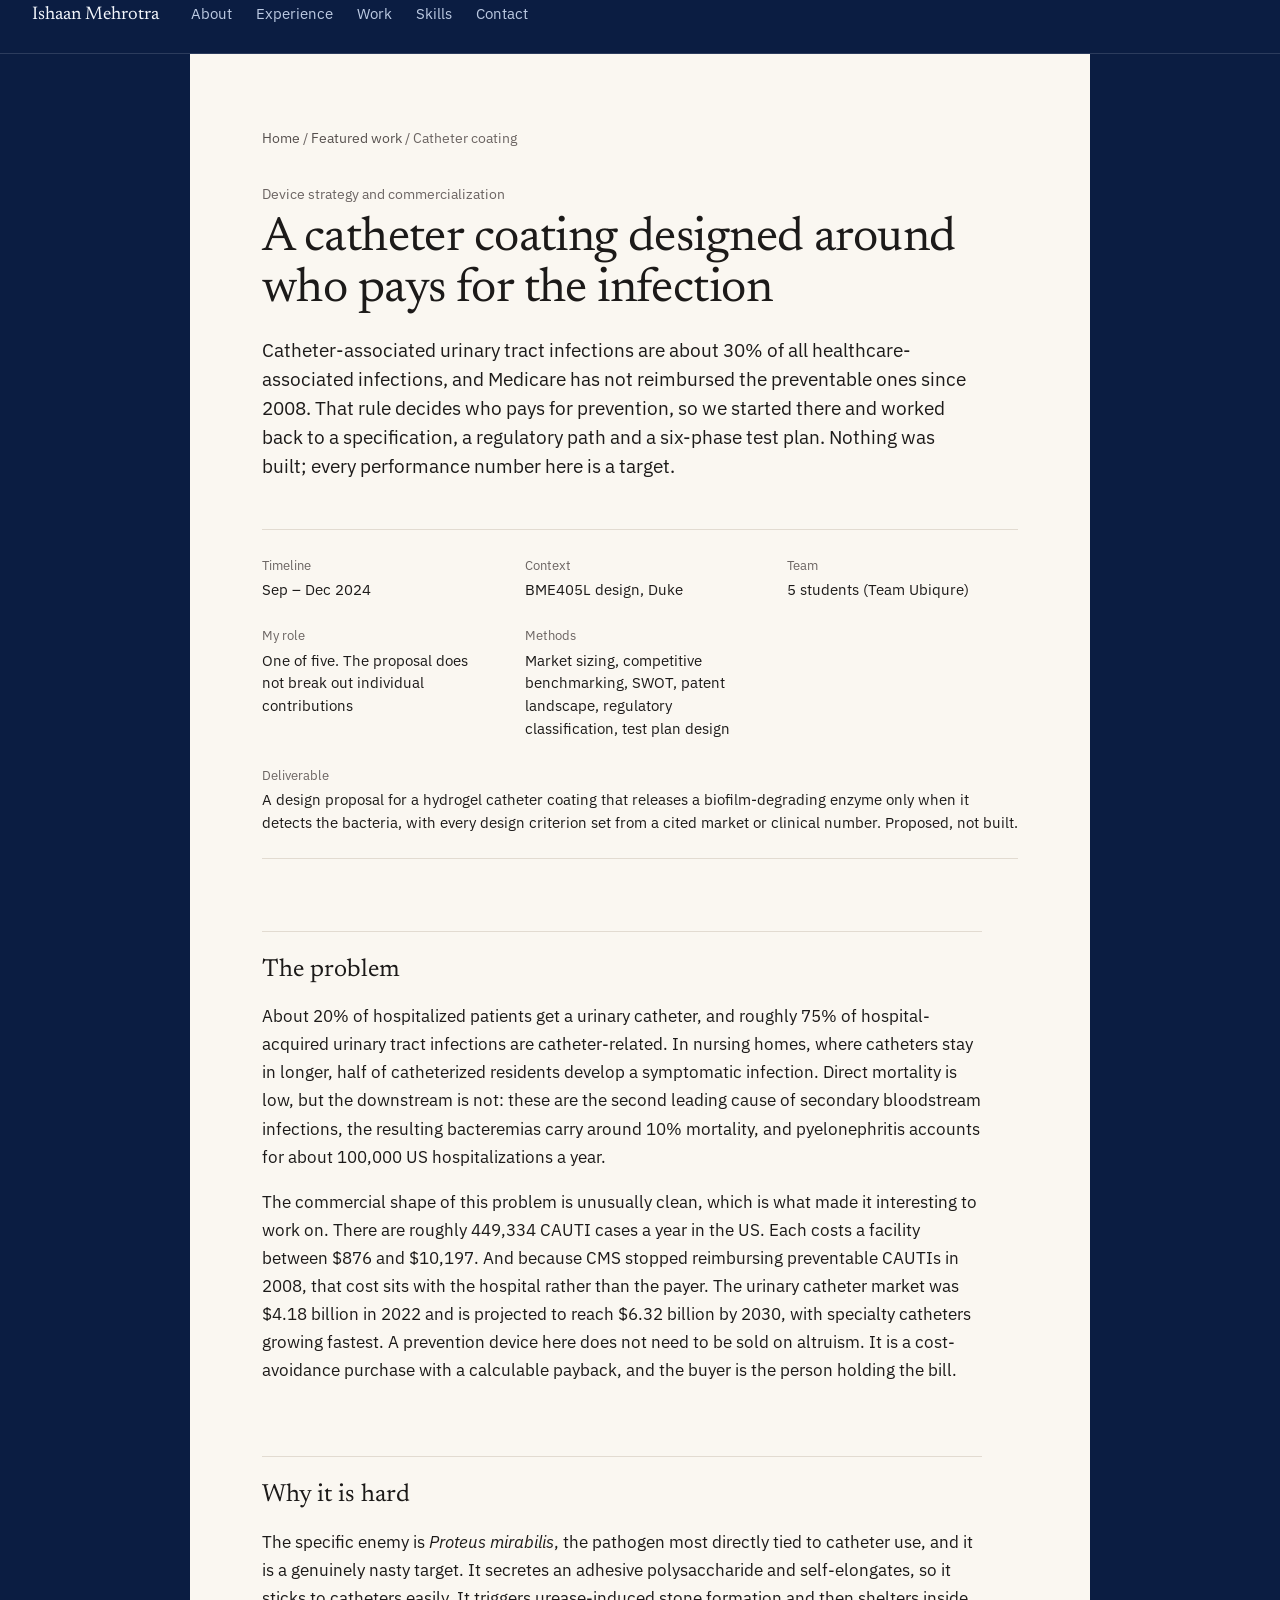
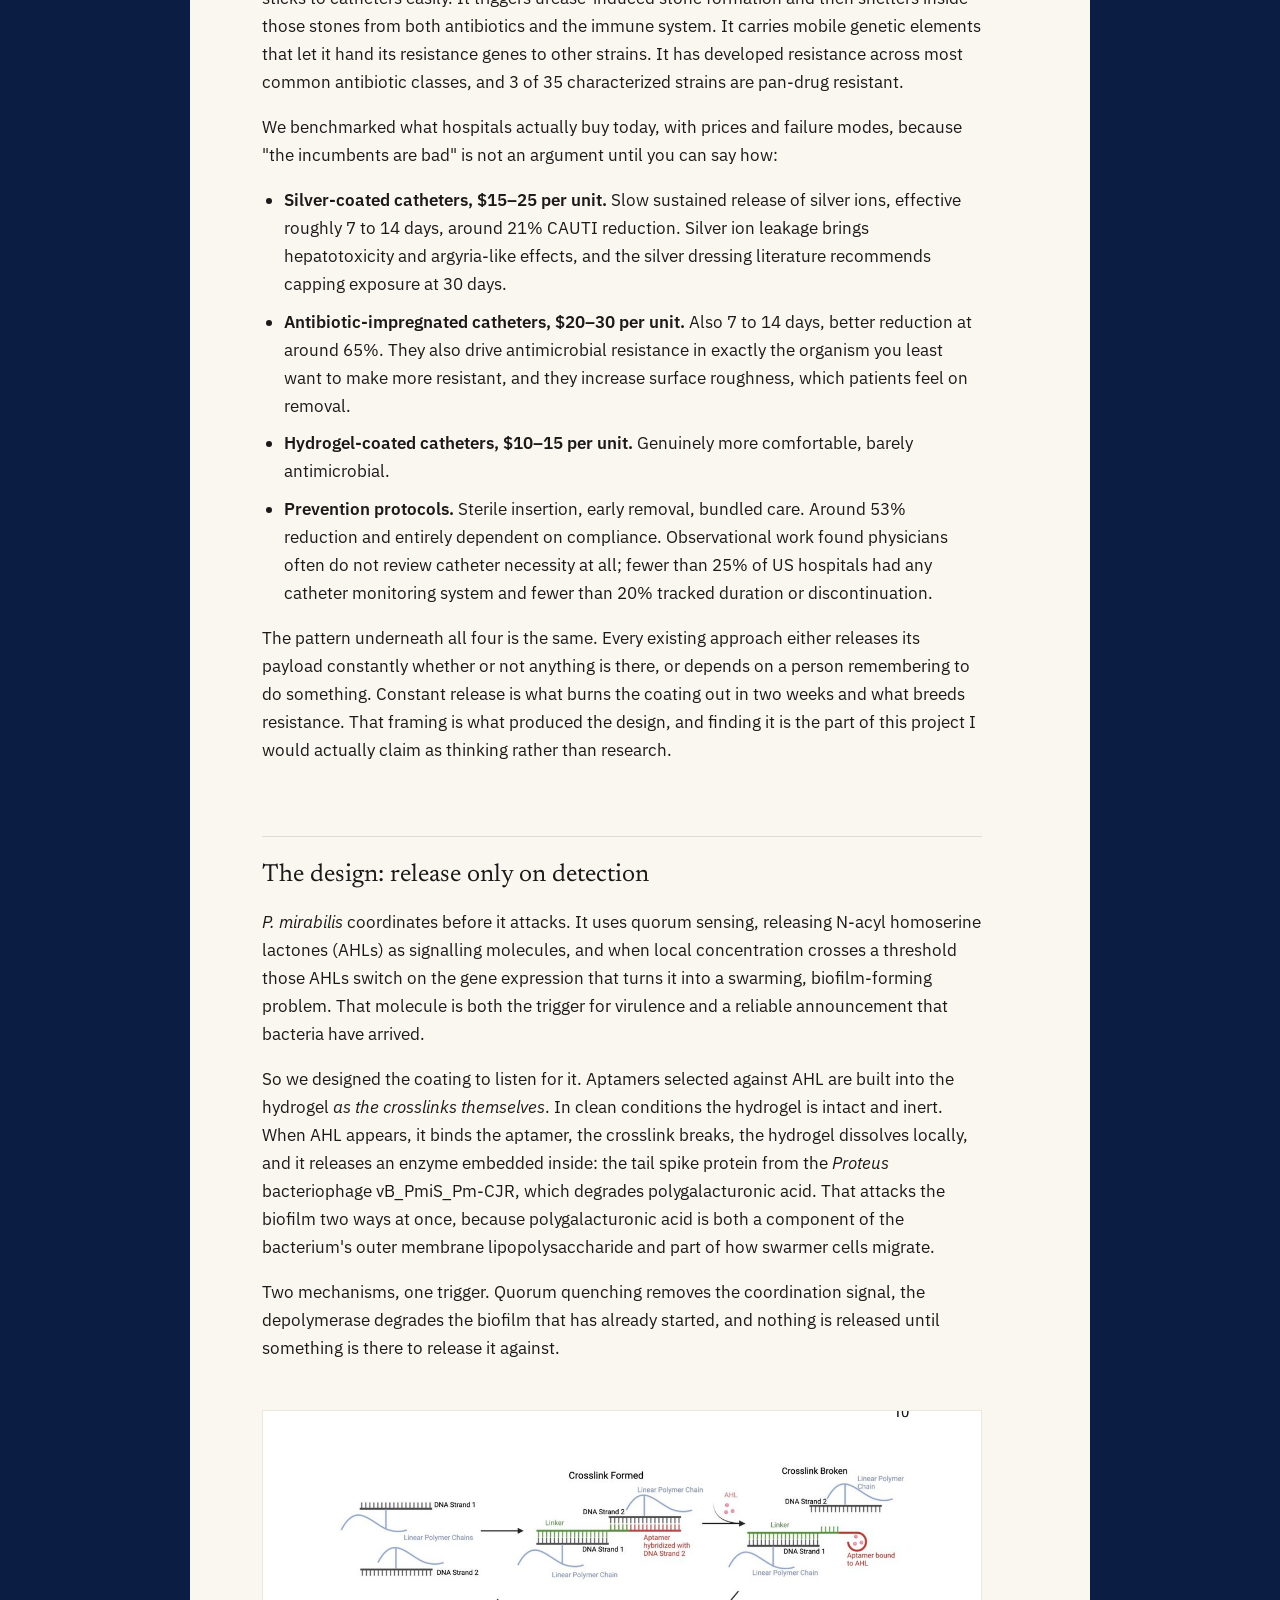
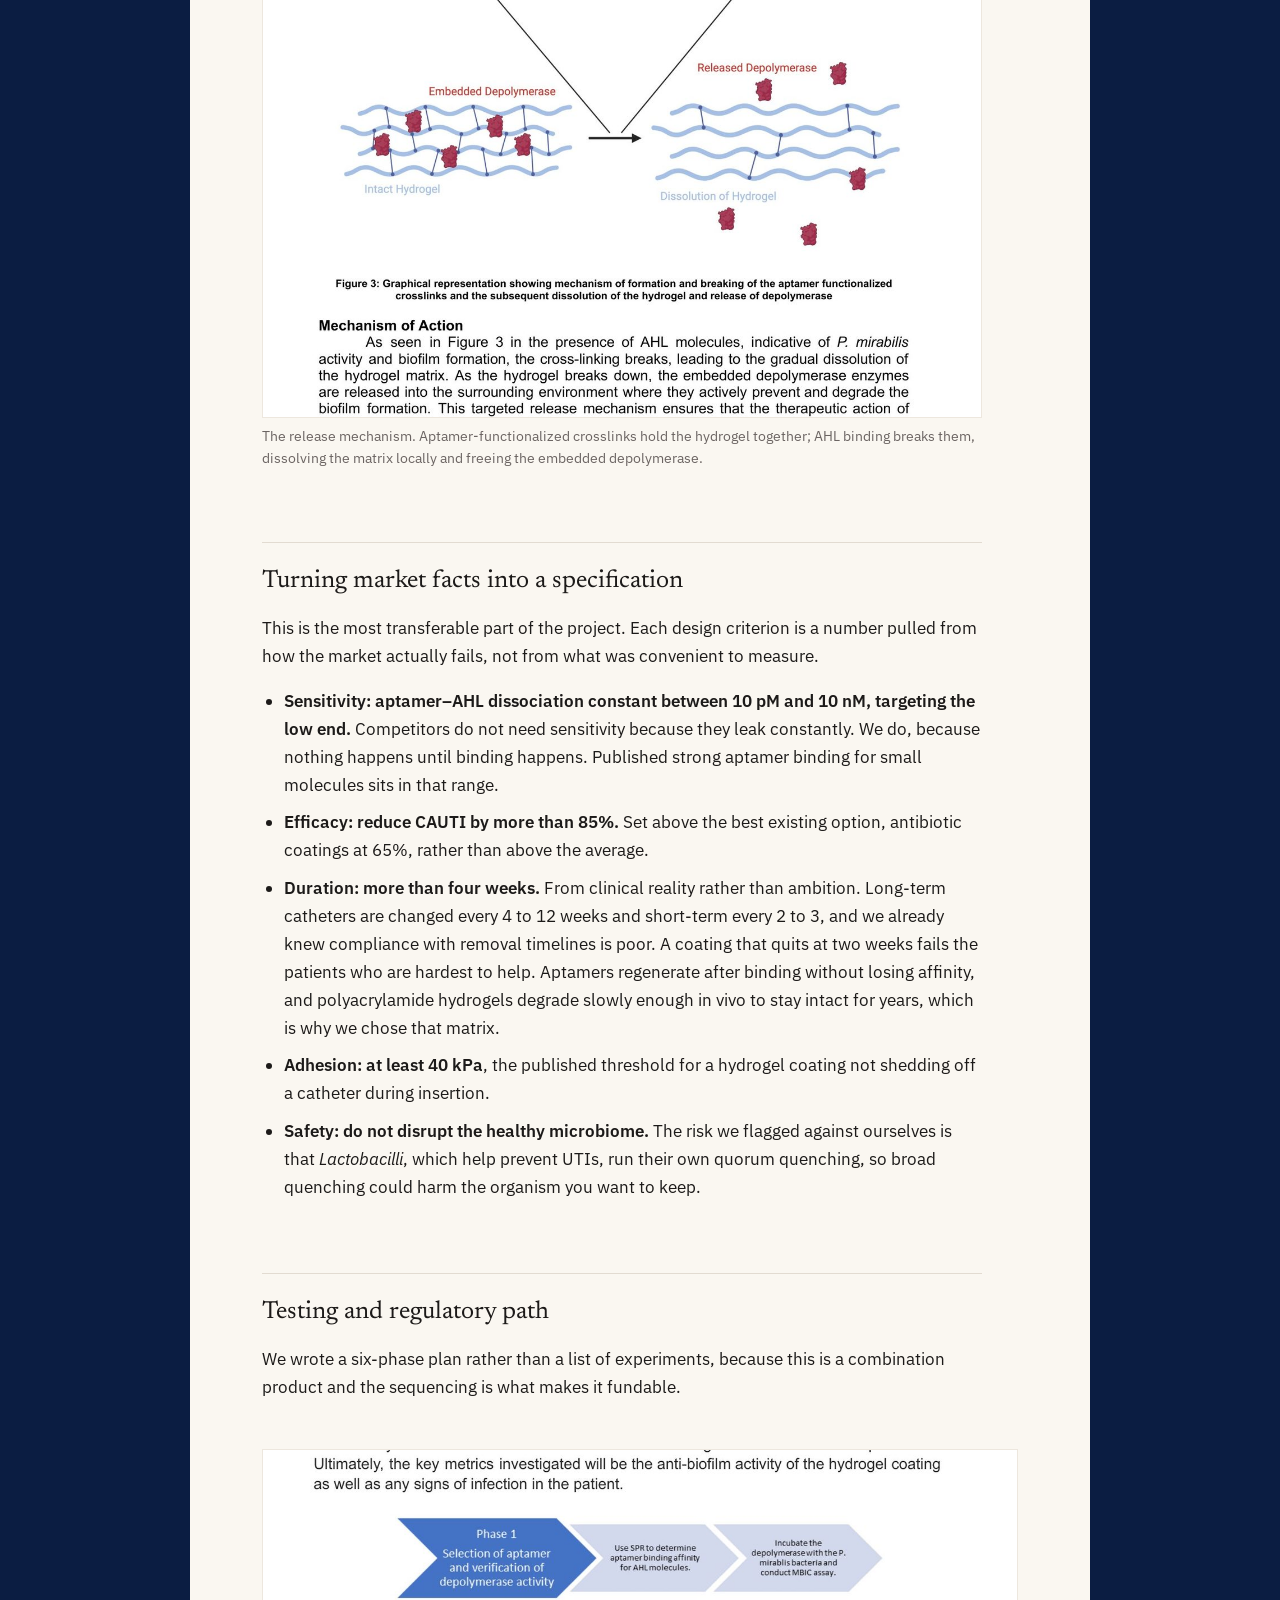
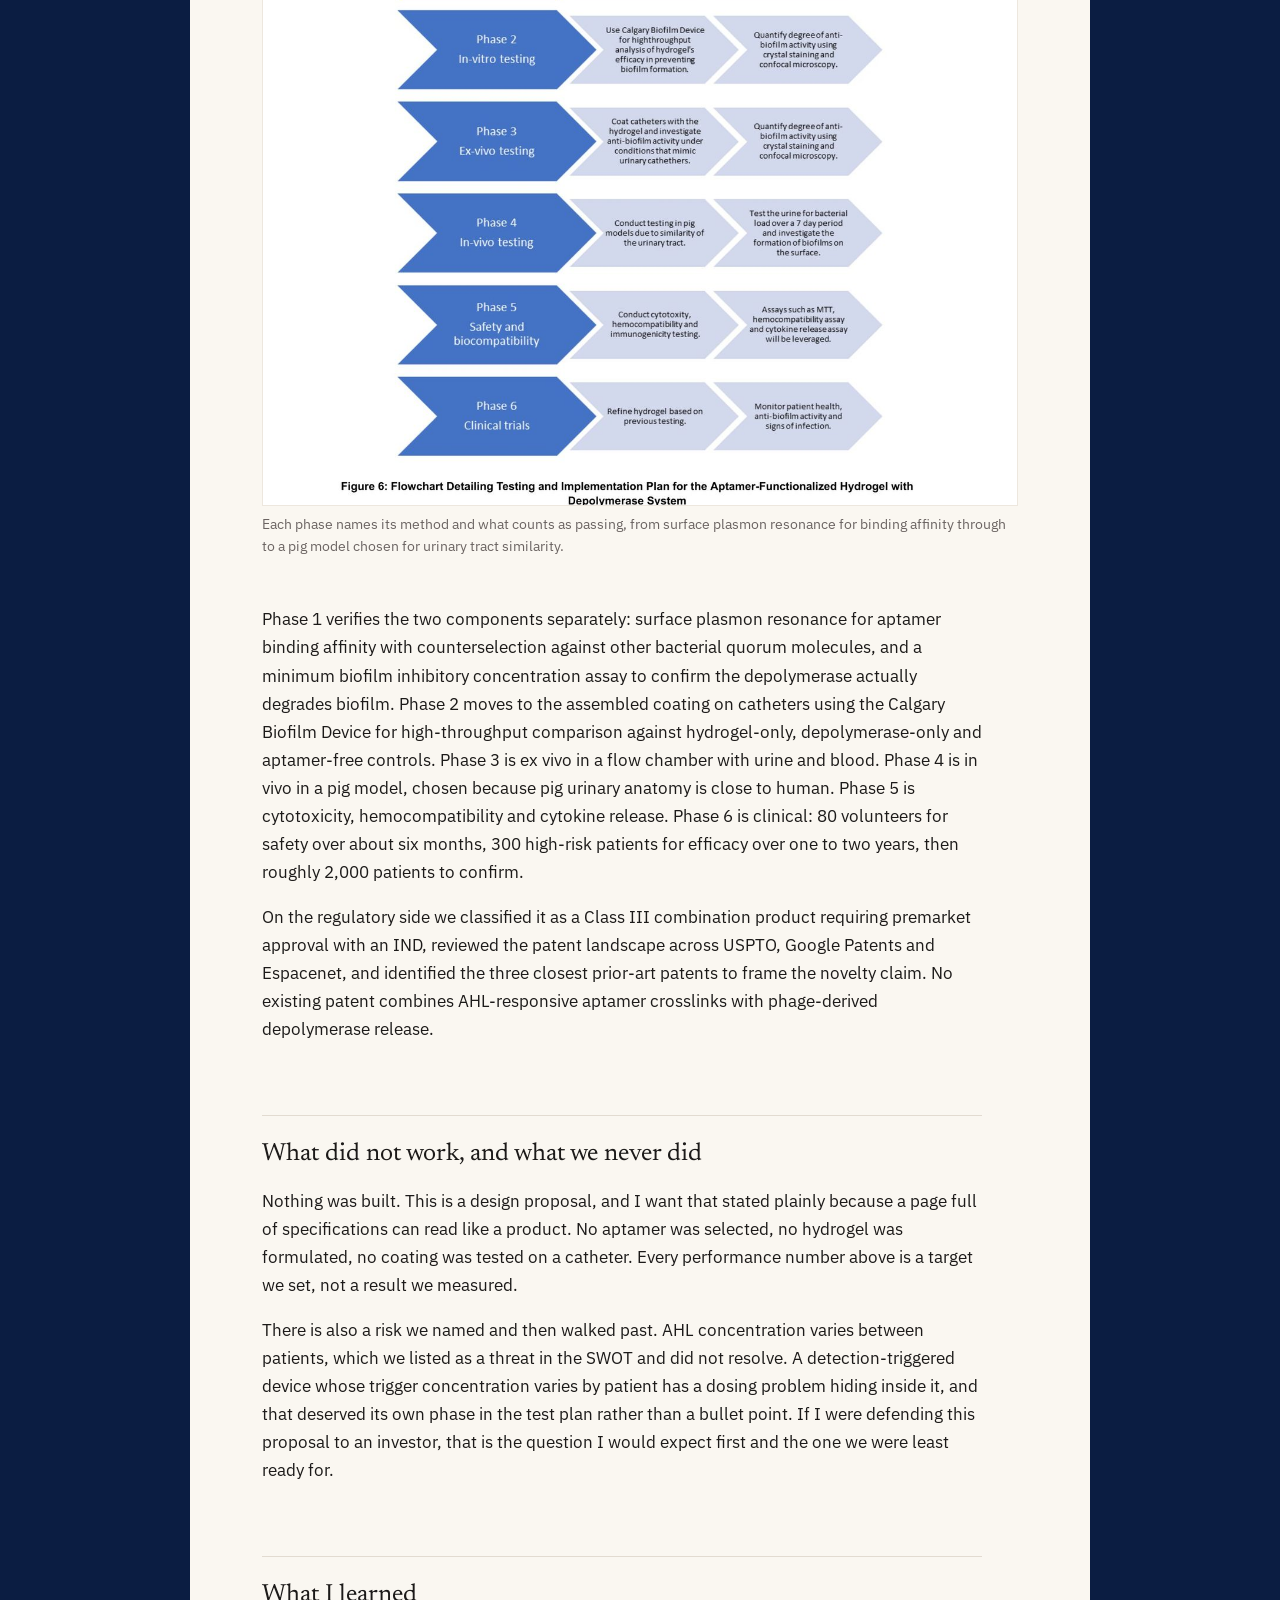
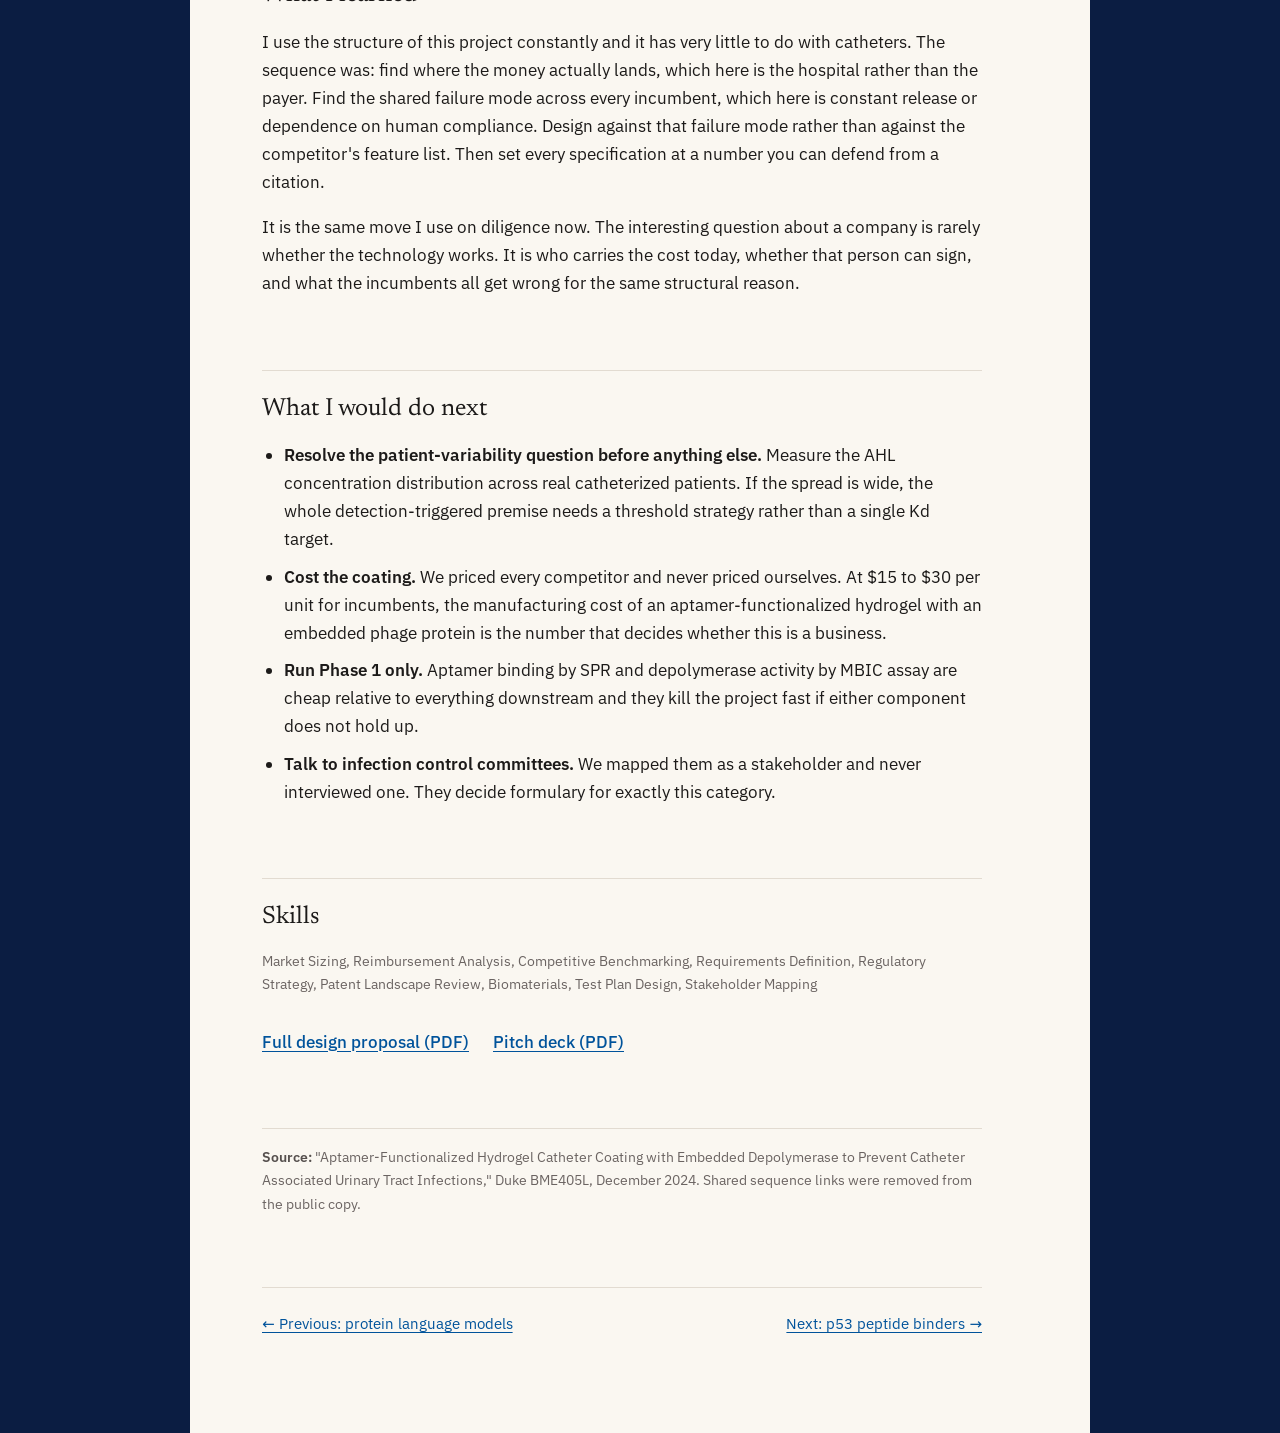
<file: projects/cauti-coating.html>
<!doctype html>
<html lang="en">
<head>
<meta charset="utf-8">
<meta name="viewport" content="width=device-width, initial-scale=1">
<title>A catheter coating designed around who pays for the infection | Ishaan Mehrotra</title>
<meta name="description" content="A smart hydrogel catheter coating that releases a biofilm-degrading enzyme only on detecting bacteria, with the device spec, regulatory path and six-phase test plan derived from reimbursement and market constraints.">
<meta name="theme-color" content="#0B1D42">
<meta property="og:type" content="article">
<meta property="og:title" content="A catheter coating designed around who pays for the infection | Ishaan Mehrotra">
<meta property="og:description" content="A smart hydrogel catheter coating that releases a biofilm-degrading enzyme only on detecting bacteria, with the device spec, regulatory path and six-phase test plan derived from reimbursement and market constraints.">
<meta property="og:image" content="../assets/img/thumb-cauti.jpg">
<meta name="twitter:card" content="summary_large_image">
<link rel="icon" href="../assets/favicon.svg">
<link rel="preload" href="../assets/fonts/newsreader-400.woff2" as="font" type="font/woff2" crossorigin>
<link rel="preload" href="../assets/fonts/ibm-plex-sans-400.woff2" as="font" type="font/woff2" crossorigin>
<link rel="stylesheet" href="../assets/style.css">
</head>
<body class="article">
<a class="skip" href="#main">Skip to content</a>

<header class="nav">
  <div class="nav__brand"><a href="../index.html">Ishaan Mehrotra</a></div>
  <nav aria-label="Sections">
    <ul class="nav__links">
      <li><a href="../index.html#about">About</a></li>
      <li><a href="../index.html#experience">Experience</a></li>
      <li><a href="../index.html#work">Work</a></li>
      <li><a href="../index.html#skills">Skills</a></li>
      <li><a href="../index.html#contact">Contact</a></li>
    </ul>
  </nav>
</header>

<main id="main" class="page">
  <p class="crumb"><a href="../index.html">Home</a> <span aria-hidden="true">/</span> <a href="../index.html#work">Featured work</a> <span aria-hidden="true">/</span> Catheter coating</p>

  <p class="eyebrow">Device strategy and commercialization</p>
  <h1>A catheter coating designed around who pays for the infection</h1>
  <p class="lede">Catheter-associated urinary tract infections are about 30% of all healthcare-associated infections, and Medicare has not reimbursed the preventable ones since 2008. That rule decides who pays for prevention, so we started there and worked back to a specification, a regulatory path and a six-phase test plan. Nothing was built; every performance number here is a target.</p>

  <dl class="glance">
    <div><dt>Timeline</dt><dd>Sep – Dec 2024</dd></div>
    <div><dt>Context</dt><dd>BME405L design, Duke</dd></div>
    <div><dt>Team</dt><dd>5 students (Team Ubiqure)</dd></div>
    <div><dt>My role</dt><dd>One of five. The proposal does not break out individual contributions</dd></div>
    <div><dt>Methods</dt><dd>Market sizing, competitive benchmarking, SWOT, patent landscape, regulatory classification, test plan design</dd></div>
    <div class="wide"><dt>Deliverable</dt><dd>A design proposal for a hydrogel catheter coating that releases a biofilm-degrading enzyme only when it detects the bacteria, with every design criterion set from a cited market or clinical number. Proposed, not built.</dd></div>
  </dl>

  <h2>The problem</h2>
  <p>About 20% of hospitalized patients get a urinary catheter, and roughly 75% of hospital-acquired urinary tract infections are catheter-related. In nursing homes, where catheters stay in longer, half of catheterized residents develop a symptomatic infection. Direct mortality is low, but the downstream is not: these are the second leading cause of secondary bloodstream infections, the resulting bacteremias carry around 10% mortality, and pyelonephritis accounts for about 100,000 US hospitalizations a year.</p>
  <p>The commercial shape of this problem is unusually clean, which is what made it interesting to work on. There are roughly 449,334 CAUTI cases a year in the US. Each costs a facility between $876 and $10,197. And because CMS stopped reimbursing preventable CAUTIs in 2008, that cost sits with the hospital rather than the payer. The urinary catheter market was $4.18 billion in 2022 and is projected to reach $6.32 billion by 2030, with specialty catheters growing fastest. A prevention device here does not need to be sold on altruism. It is a cost-avoidance purchase with a calculable payback, and the buyer is the person holding the bill.</p>

  <h2>Why it is hard</h2>
  <p>The specific enemy is <em>Proteus mirabilis</em>, the pathogen most directly tied to catheter use, and it is a genuinely nasty target. It secretes an adhesive polysaccharide and self-elongates, so it sticks to catheters easily. It triggers urease-induced stone formation and then shelters inside those stones from both antibiotics and the immune system. It carries mobile genetic elements that let it hand its resistance genes to other strains. It has developed resistance across most common antibiotic classes, and 3 of 35 characterized strains are pan-drug resistant.</p>
  <p>We benchmarked what hospitals actually buy today, with prices and failure modes, because "the incumbents are bad" is not an argument until you can say how:</p>
  <ul class="tight">
    <li><strong>Silver-coated catheters, $15–25 per unit.</strong> Slow sustained release of silver ions, effective roughly 7 to 14 days, around 21% CAUTI reduction. Silver ion leakage brings hepatotoxicity and argyria-like effects, and the silver dressing literature recommends capping exposure at 30 days.</li>
    <li><strong>Antibiotic-impregnated catheters, $20–30 per unit.</strong> Also 7 to 14 days, better reduction at around 65%. They also drive antimicrobial resistance in exactly the organism you least want to make more resistant, and they increase surface roughness, which patients feel on removal.</li>
    <li><strong>Hydrogel-coated catheters, $10–15 per unit.</strong> Genuinely more comfortable, barely antimicrobial.</li>
    <li><strong>Prevention protocols.</strong> Sterile insertion, early removal, bundled care. Around 53% reduction and entirely dependent on compliance. Observational work found physicians often do not review catheter necessity at all; fewer than 25% of US hospitals had any catheter monitoring system and fewer than 20% tracked duration or discontinuation.</li>
  </ul>
  <p>The pattern underneath all four is the same. Every existing approach either releases its payload constantly whether or not anything is there, or depends on a person remembering to do something. Constant release is what burns the coating out in two weeks and what breeds resistance. That framing is what produced the design, and finding it is the part of this project I would actually claim as thinking rather than research.</p>

  <h2>The design: release only on detection</h2>
  <p><em>P. mirabilis</em> coordinates before it attacks. It uses quorum sensing, releasing N-acyl homoserine lactones (AHLs) as signalling molecules, and when local concentration crosses a threshold those AHLs switch on the gene expression that turns it into a swarming, biofilm-forming problem. That molecule is both the trigger for virulence and a reliable announcement that bacteria have arrived.</p>
  <p>So we designed the coating to listen for it. Aptamers selected against AHL are built into the hydrogel <em>as the crosslinks themselves</em>. In clean conditions the hydrogel is intact and inert. When AHL appears, it binds the aptamer, the crosslink breaks, the hydrogel dissolves locally, and it releases an enzyme embedded inside: the tail spike protein from the <em>Proteus</em> bacteriophage vB_PmiS_Pm-CJR, which degrades polygalacturonic acid. That attacks the biofilm two ways at once, because polygalacturonic acid is both a component of the bacterium's outer membrane lipopolysaccharide and part of how swarmer cells migrate.</p>
  <p>Two mechanisms, one trigger. Quorum quenching removes the coordination signal, the depolymerase degrades the biofilm that has already started, and nothing is released until something is there to release it against.</p>

  <figure>
    <img src="../assets/img/cauti-mechanism.jpg" alt="Diagram showing aptamer-functionalized crosslinks joining polymer chains, then AHL binding the aptamer and breaking the crosslink, dissolving the hydrogel and releasing embedded depolymerase enzymes." loading="lazy">
    <figcaption>The release mechanism. Aptamer-functionalized crosslinks hold the hydrogel together; AHL binding breaks them, dissolving the matrix locally and freeing the embedded depolymerase.</figcaption>
  </figure>

  <h2>Turning market facts into a specification</h2>
  <p>This is the most transferable part of the project. Each design criterion is a number pulled from how the market actually fails, not from what was convenient to measure.</p>
  <ul class="tight">
    <li><strong>Sensitivity: aptamer–AHL dissociation constant between 10 pM and 10 nM, targeting the low end.</strong> Competitors do not need sensitivity because they leak constantly. We do, because nothing happens until binding happens. Published strong aptamer binding for small molecules sits in that range.</li>
    <li><strong>Efficacy: reduce CAUTI by more than 85%.</strong> Set above the best existing option, antibiotic coatings at 65%, rather than above the average.</li>
    <li><strong>Duration: more than four weeks.</strong> From clinical reality rather than ambition. Long-term catheters are changed every 4 to 12 weeks and short-term every 2 to 3, and we already knew compliance with removal timelines is poor. A coating that quits at two weeks fails the patients who are hardest to help. Aptamers regenerate after binding without losing affinity, and polyacrylamide hydrogels degrade slowly enough in vivo to stay intact for years, which is why we chose that matrix.</li>
    <li><strong>Adhesion: at least 40 kPa</strong>, the published threshold for a hydrogel coating not shedding off a catheter during insertion.</li>
    <li><strong>Safety: do not disrupt the healthy microbiome.</strong> The risk we flagged against ourselves is that <em>Lactobacilli</em>, which help prevent UTIs, run their own quorum quenching, so broad quenching could harm the organism you want to keep.</li>
  </ul>

  <h2>Testing and regulatory path</h2>
  <p>We wrote a six-phase plan rather than a list of experiments, because this is a combination product and the sequencing is what makes it fundable.</p>

  <figure class="wide">
    <img src="../assets/img/cauti-phases.jpg" alt="Six-phase flowchart: aptamer selection and depolymerase verification, in-vitro testing, ex-vivo testing, in-vivo testing, safety and biocompatibility, and clinical trials, each with its method and readout." loading="lazy">
    <figcaption>Each phase names its method and what counts as passing, from surface plasmon resonance for binding affinity through to a pig model chosen for urinary tract similarity.</figcaption>
  </figure>

  <p>Phase 1 verifies the two components separately: surface plasmon resonance for aptamer binding affinity with counterselection against other bacterial quorum molecules, and a minimum biofilm inhibitory concentration assay to confirm the depolymerase actually degrades biofilm. Phase 2 moves to the assembled coating on catheters using the Calgary Biofilm Device for high-throughput comparison against hydrogel-only, depolymerase-only and aptamer-free controls. Phase 3 is ex vivo in a flow chamber with urine and blood. Phase 4 is in vivo in a pig model, chosen because pig urinary anatomy is close to human. Phase 5 is cytotoxicity, hemocompatibility and cytokine release. Phase 6 is clinical: 80 volunteers for safety over about six months, 300 high-risk patients for efficacy over one to two years, then roughly 2,000 patients to confirm.</p>
  <p>On the regulatory side we classified it as a Class III combination product requiring premarket approval with an IND, reviewed the patent landscape across USPTO, Google Patents and Espacenet, and identified the three closest prior-art patents to frame the novelty claim. No existing patent combines AHL-responsive aptamer crosslinks with phage-derived depolymerase release.</p>

  <h2>What did not work, and what we never did</h2>
  <p>Nothing was built. This is a design proposal, and I want that stated plainly because a page full of specifications can read like a product. No aptamer was selected, no hydrogel was formulated, no coating was tested on a catheter. Every performance number above is a target we set, not a result we measured.</p>
  <p>There is also a risk we named and then walked past. AHL concentration varies between patients, which we listed as a threat in the SWOT and did not resolve. A detection-triggered device whose trigger concentration varies by patient has a dosing problem hiding inside it, and that deserved its own phase in the test plan rather than a bullet point. If I were defending this proposal to an investor, that is the question I would expect first and the one we were least ready for.</p>

  <h2>What I learned</h2>
  <p>I use the structure of this project constantly and it has very little to do with catheters. The sequence was: find where the money actually lands, which here is the hospital rather than the payer. Find the shared failure mode across every incumbent, which here is constant release or dependence on human compliance. Design against that failure mode rather than against the competitor's feature list. Then set every specification at a number you can defend from a citation.</p>
  <p>It is the same move I use on diligence now. The interesting question about a company is rarely whether the technology works. It is who carries the cost today, whether that person can sign, and what the incumbents all get wrong for the same structural reason.</p>

  <h2>What I would do next</h2>
  <ul class="tight">
    <li><strong>Resolve the patient-variability question before anything else.</strong> Measure the AHL concentration distribution across real catheterized patients. If the spread is wide, the whole detection-triggered premise needs a threshold strategy rather than a single Kd target.</li>
    <li><strong>Cost the coating.</strong> We priced every competitor and never priced ourselves. At $15 to $30 per unit for incumbents, the manufacturing cost of an aptamer-functionalized hydrogel with an embedded phage protein is the number that decides whether this is a business.</li>
    <li><strong>Run Phase 1 only.</strong> Aptamer binding by SPR and depolymerase activity by MBIC assay are cheap relative to everything downstream and they kill the project fast if either component does not hold up.</li>
    <li><strong>Talk to infection control committees.</strong> We mapped them as a stakeholder and never interviewed one. They decide formulary for exactly this category.</li>
  </ul>

  <h2>Skills</h2>
  <ul class="tags">
    <li>Market Sizing</li><li>Reimbursement Analysis</li><li>Competitive Benchmarking</li><li>Requirements Definition</li><li>Regulatory Strategy</li><li>Patent Landscape Review</li><li>Biomaterials</li><li>Test Plan Design</li><li>Stakeholder Mapping</li>
  </ul>

  <div class="btnrow">
    <a class="btn btn--solid" href="../docs/cauti-catheter-coating-proposal.pdf">Full design proposal (PDF)</a>
    <a class="btn" href="../docs/cauti-catheter-coating-pitch.pdf">Pitch deck (PDF)</a>
  </div>

  <div class="sourcenote">
    <strong>Source:</strong> "Aptamer-Functionalized Hydrogel Catheter Coating with Embedded Depolymerase to Prevent Catheter Associated Urinary Tract Infections," Duke BME405L, December 2024. Shared sequence links were removed from the public copy.
  </div>

  <nav class="pagenav" aria-label="More case studies">
    <a href="protein-language-models.html">&#8592; Previous: protein language models</a>
    <a href="p53-binders.html">Next: p53 peptide binders &#8594;</a>
  </nav>
</main>
</body>
</html>
</file>
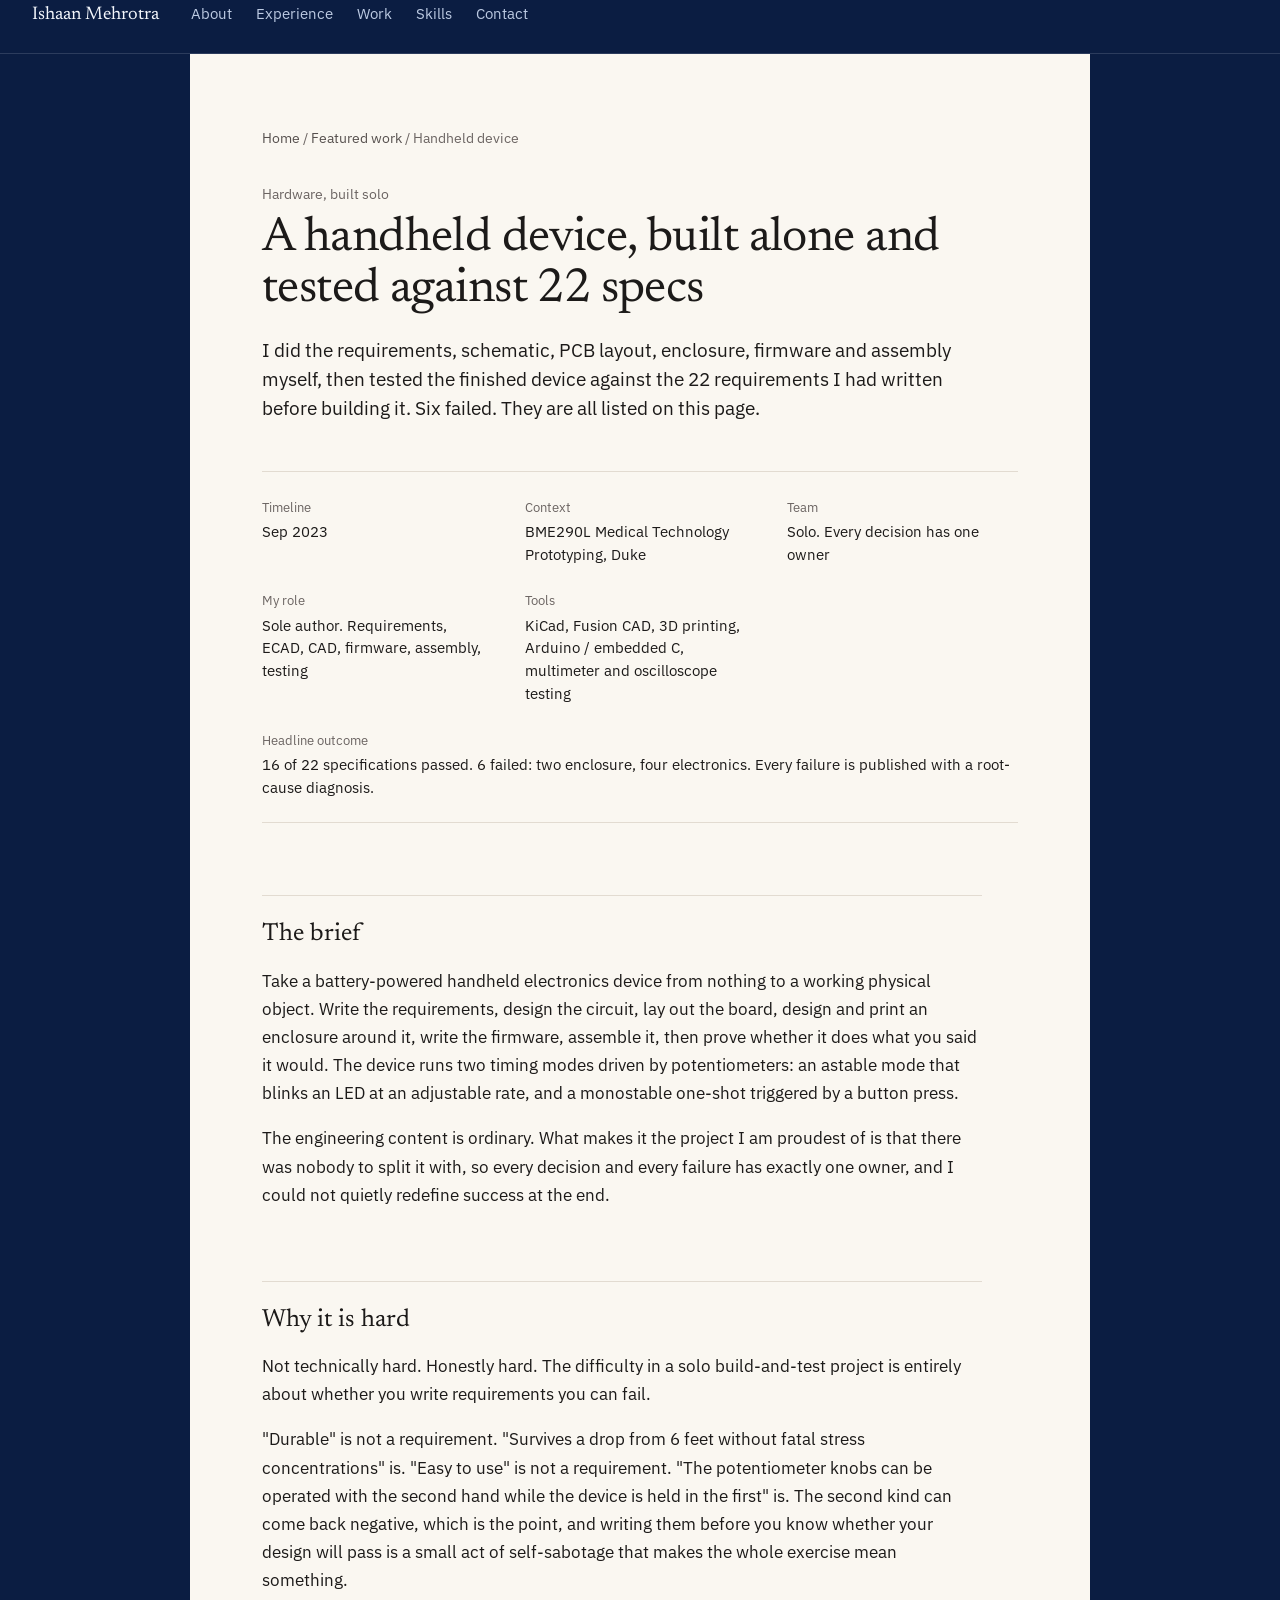
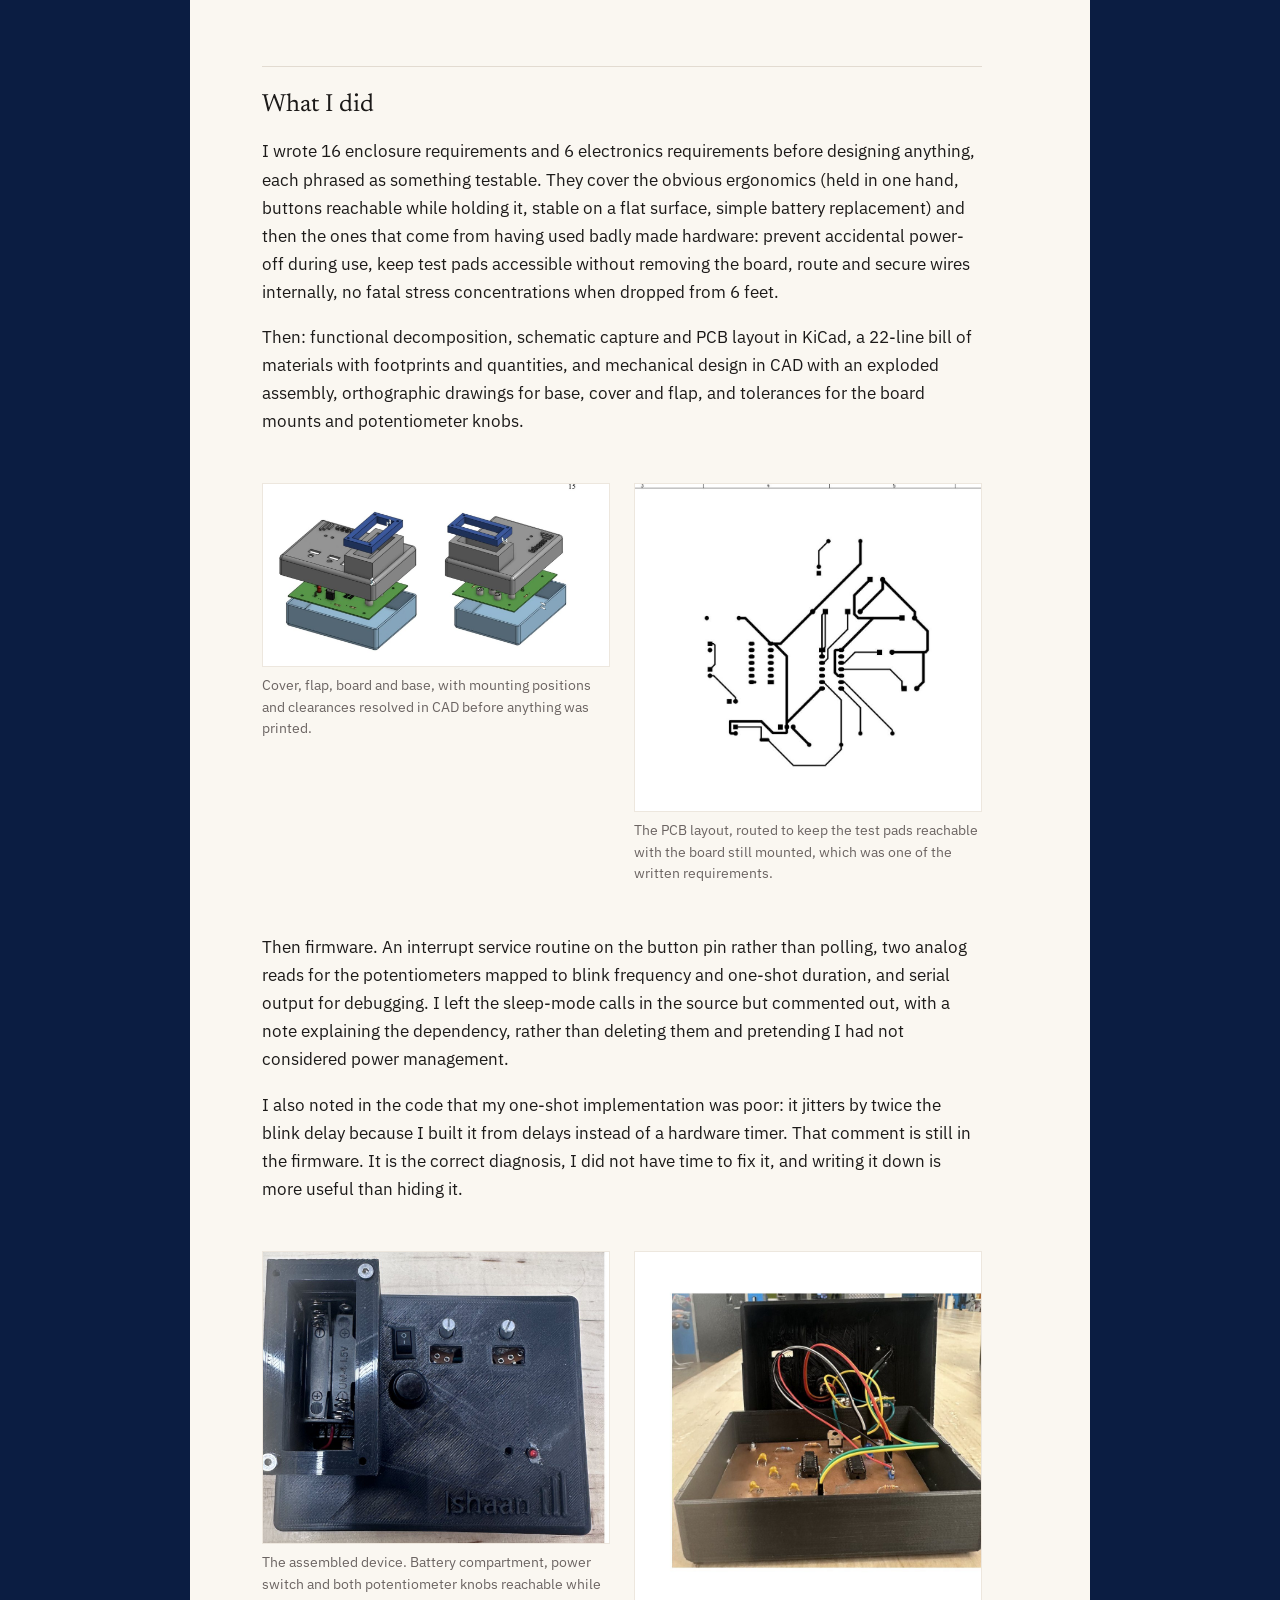
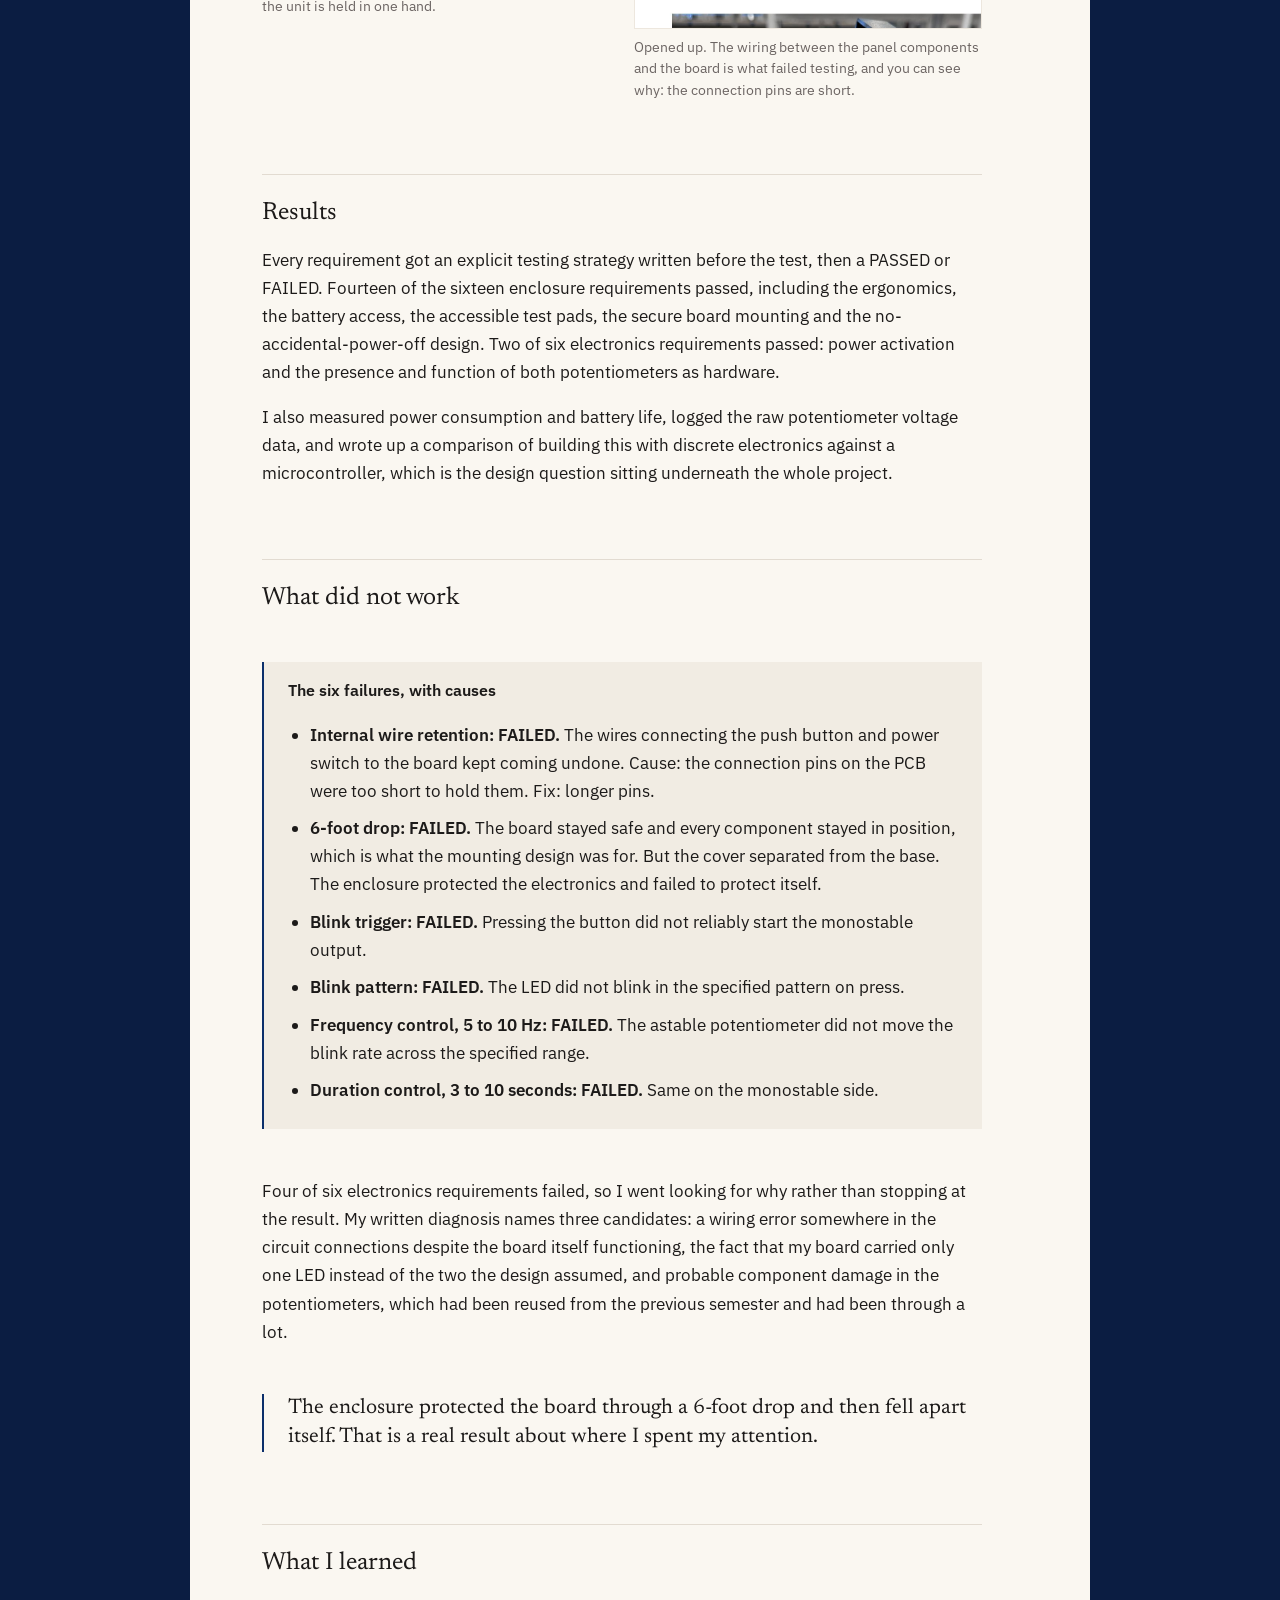
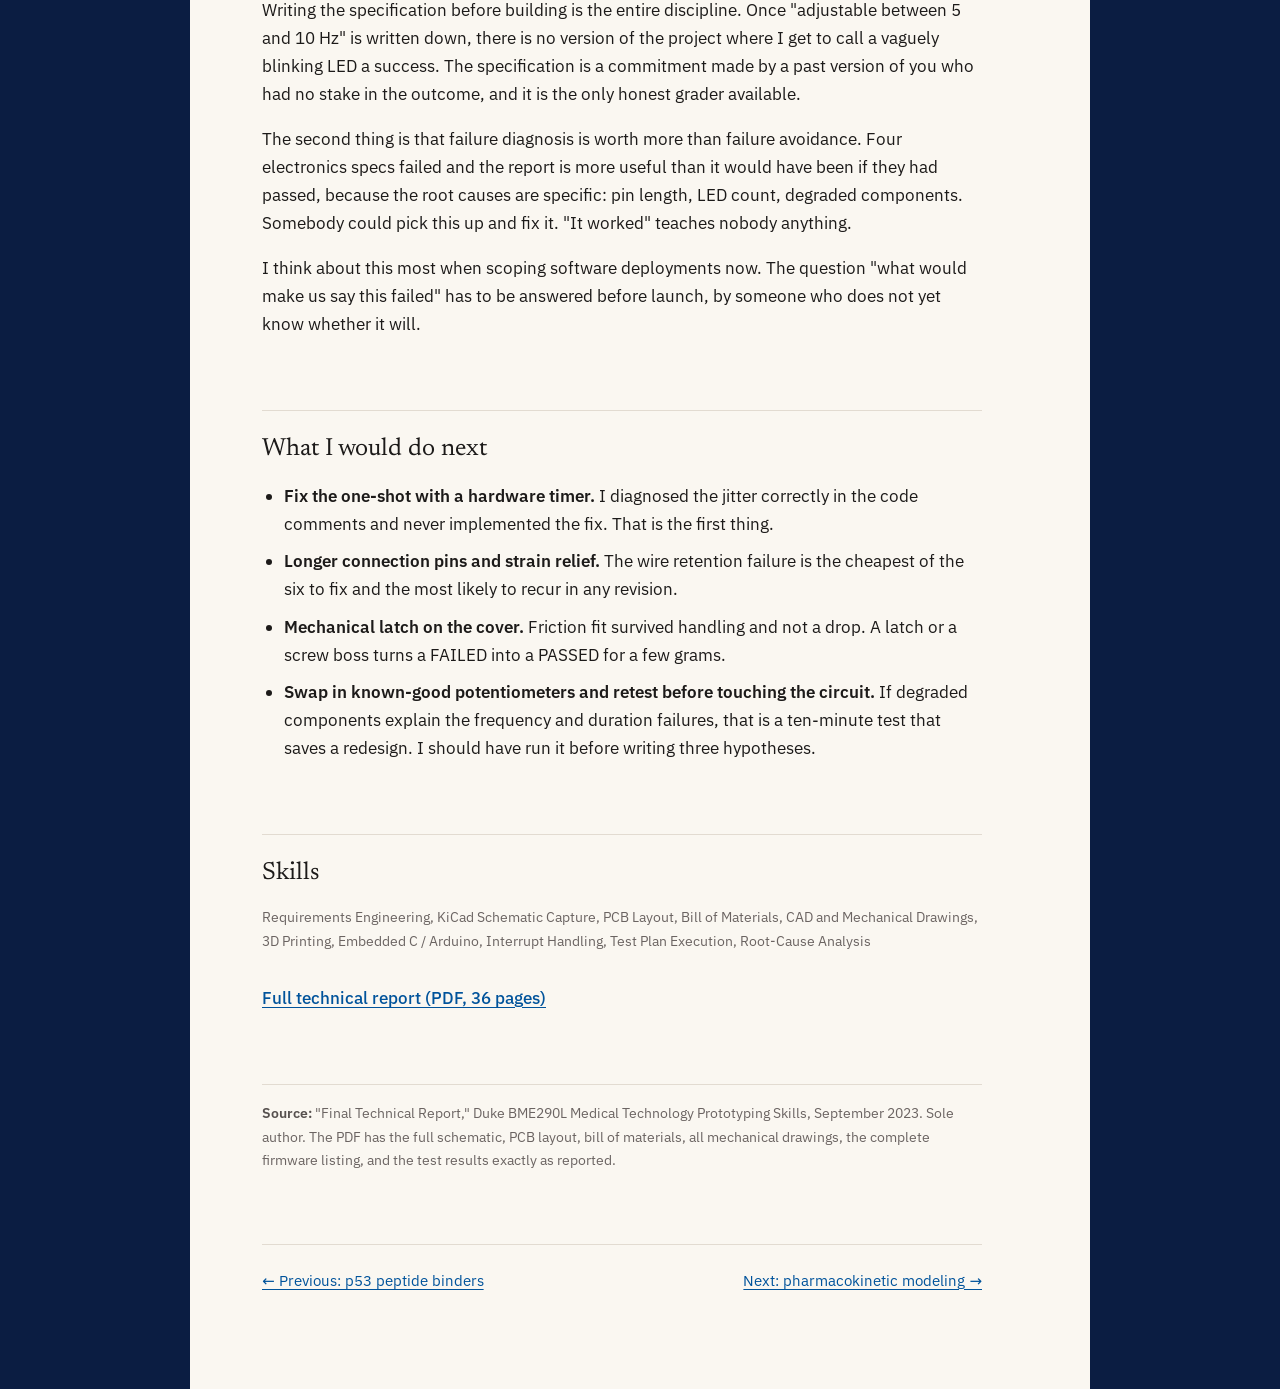
<file: projects/handheld-device.html>
<!doctype html>
<html lang="en">
<head>
<meta charset="utf-8">
<meta name="viewport" content="width=device-width, initial-scale=1">
<title>A handheld device, built alone and tested against 22 specs | Ishaan Mehrotra</title>
<meta name="description" content="Solo hardware project: requirements through schematic, PCB, CAD enclosure and firmware, then tested against all 22 written specifications with every pass and every failure published.">
<meta name="theme-color" content="#0B1D42">
<meta property="og:type" content="article">
<meta property="og:title" content="A handheld device, built alone and tested against 22 specs | Ishaan Mehrotra">
<meta property="og:description" content="Solo hardware project: requirements through schematic, PCB, CAD enclosure and firmware, then tested against all 22 written specifications with every pass and every failure published.">
<meta property="og:image" content="../assets/img/device-exploded.jpg">
<meta name="twitter:card" content="summary_large_image">
<link rel="icon" href="../assets/favicon.svg">
<link rel="preload" href="../assets/fonts/newsreader-400.woff2" as="font" type="font/woff2" crossorigin>
<link rel="preload" href="../assets/fonts/ibm-plex-sans-400.woff2" as="font" type="font/woff2" crossorigin>
<link rel="stylesheet" href="../assets/style.css">
</head>
<body class="article">
<a class="skip" href="#main">Skip to content</a>

<header class="nav">
  <div class="nav__brand"><a href="../index.html">Ishaan Mehrotra</a></div>
  <nav aria-label="Sections">
    <ul class="nav__links">
      <li><a href="../index.html#about">About</a></li>
      <li><a href="../index.html#experience">Experience</a></li>
      <li><a href="../index.html#work">Work</a></li>
      <li><a href="../index.html#skills">Skills</a></li>
      <li><a href="../index.html#contact">Contact</a></li>
    </ul>
  </nav>
</header>

<main id="main" class="page">
  <p class="crumb"><a href="../index.html">Home</a> <span aria-hidden="true">/</span> <a href="../index.html#work">Featured work</a> <span aria-hidden="true">/</span> Handheld device</p>

  <p class="eyebrow">Hardware, built solo</p>
  <h1>A handheld device, built alone and tested against 22 specs</h1>
  <p class="lede">I did the requirements, schematic, PCB layout, enclosure, firmware and assembly myself, then tested the finished device against the 22 requirements I had written before building it. Six failed. They are all listed on this page.</p>

  <dl class="glance">
    <div><dt>Timeline</dt><dd>Sep 2023</dd></div>
    <div><dt>Context</dt><dd>BME290L Medical Technology Prototyping, Duke</dd></div>
    <div><dt>Team</dt><dd>Solo. Every decision has one owner</dd></div>
    <div><dt>My role</dt><dd>Sole author. Requirements, ECAD, CAD, firmware, assembly, testing</dd></div>
    <div><dt>Tools</dt><dd>KiCad, Fusion CAD, 3D printing, Arduino / embedded C, multimeter and oscilloscope testing</dd></div>
    <div class="wide"><dt>Headline outcome</dt><dd>16 of 22 specifications passed. 6 failed: two enclosure, four electronics. Every failure is published with a root-cause diagnosis.</dd></div>
  </dl>

  <h2>The brief</h2>
  <p>Take a battery-powered handheld electronics device from nothing to a working physical object. Write the requirements, design the circuit, lay out the board, design and print an enclosure around it, write the firmware, assemble it, then prove whether it does what you said it would. The device runs two timing modes driven by potentiometers: an astable mode that blinks an LED at an adjustable rate, and a monostable one-shot triggered by a button press.</p>
  <p>The engineering content is ordinary. What makes it the project I am proudest of is that there was nobody to split it with, so every decision and every failure has exactly one owner, and I could not quietly redefine success at the end.</p>

  <h2>Why it is hard</h2>
  <p>Not technically hard. Honestly hard. The difficulty in a solo build-and-test project is entirely about whether you write requirements you can fail.</p>
  <p>"Durable" is not a requirement. "Survives a drop from 6 feet without fatal stress concentrations" is. "Easy to use" is not a requirement. "The potentiometer knobs can be operated with the second hand while the device is held in the first" is. The second kind can come back negative, which is the point, and writing them before you know whether your design will pass is a small act of self-sabotage that makes the whole exercise mean something.</p>

  <h2>What I did</h2>
  <p>I wrote 16 enclosure requirements and 6 electronics requirements before designing anything, each phrased as something testable. They cover the obvious ergonomics (held in one hand, buttons reachable while holding it, stable on a flat surface, simple battery replacement) and then the ones that come from having used badly made hardware: prevent accidental power-off during use, keep test pads accessible without removing the board, route and secure wires internally, no fatal stress concentrations when dropped from 6 feet.</p>
  <p>Then: functional decomposition, schematic capture and PCB layout in KiCad, a 22-line bill of materials with footprints and quantities, and mechanical design in CAD with an exploded assembly, orthographic drawings for base, cover and flap, and tolerances for the board mounts and potentiometer knobs.</p>

  <div class="figrow">
    <figure>
      <img src="../assets/img/device-exploded.jpg" alt="Exploded 3D CAD assembly showing the enclosure cover with a window, a flap, the green circuit board, and the base, in two orientations." loading="lazy">
      <figcaption>Cover, flap, board and base, with mounting positions and clearances resolved in CAD before anything was printed.</figcaption>
    </figure>
    <figure>
      <img src="../assets/img/device-pcb.jpg" alt="KiCad PCB layout drawing showing copper traces, pads and component footprints inside a titled drawing frame." loading="lazy">
      <figcaption>The PCB layout, routed to keep the test pads reachable with the board still mounted, which was one of the written requirements.</figcaption>
    </figure>
  </div>

  <p>Then firmware. An interrupt service routine on the button pin rather than polling, two analog reads for the potentiometers mapped to blink frequency and one-shot duration, and serial output for debugging. I left the sleep-mode calls in the source but commented out, with a note explaining the dependency, rather than deleting them and pretending I had not considered power management.</p>
  <p>I also noted in the code that my one-shot implementation was poor: it jitters by twice the blink delay because I built it from delays instead of a hardware timer. That comment is still in the firmware. It is the correct diagnosis, I did not have time to fix it, and writing it down is more useful than hiding it.</p>

  <div class="figrow">
    <figure>
      <img src="../assets/img/device-photos.jpg" alt="The finished black 3D-printed enclosure photographed from above, showing the open battery compartment, power switch, push button, two potentiometer knobs and an LED, with the name Ishaan embossed on the case." loading="lazy">
      <figcaption>The assembled device. Battery compartment, power switch and both potentiometer knobs reachable while the unit is held in one hand.</figcaption>
    </figure>
    <figure>
      <img src="../assets/img/device-open.jpg" alt="The enclosure opened, showing the populated circuit board inside with colored wires routed to the panel-mounted components." loading="lazy">
      <figcaption>Opened up. The wiring between the panel components and the board is what failed testing, and you can see why: the connection pins are short.</figcaption>
    </figure>
  </div>

  <h2>Results</h2>
  <p>Every requirement got an explicit testing strategy written before the test, then a PASSED or FAILED. Fourteen of the sixteen enclosure requirements passed, including the ergonomics, the battery access, the accessible test pads, the secure board mounting and the no-accidental-power-off design. Two of six electronics requirements passed: power activation and the presence and function of both potentiometers as hardware.</p>
  <p>I also measured power consumption and battery life, logged the raw potentiometer voltage data, and wrote up a comparison of building this with discrete electronics against a microcontroller, which is the design question sitting underneath the whole project.</p>

  <h2>What did not work</h2>
  <div class="callout">
    <h3>The six failures, with causes</h3>
    <ul class="tight">
      <li><strong>Internal wire retention: FAILED.</strong> The wires connecting the push button and power switch to the board kept coming undone. Cause: the connection pins on the PCB were too short to hold them. Fix: longer pins.</li>
      <li><strong>6-foot drop: FAILED.</strong> The board stayed safe and every component stayed in position, which is what the mounting design was for. But the cover separated from the base. The enclosure protected the electronics and failed to protect itself.</li>
      <li><strong>Blink trigger: FAILED.</strong> Pressing the button did not reliably start the monostable output.</li>
      <li><strong>Blink pattern: FAILED.</strong> The LED did not blink in the specified pattern on press.</li>
      <li><strong>Frequency control, 5 to 10 Hz: FAILED.</strong> The astable potentiometer did not move the blink rate across the specified range.</li>
      <li><strong>Duration control, 3 to 10 seconds: FAILED.</strong> Same on the monostable side.</li>
    </ul>
  </div>
  <p>Four of six electronics requirements failed, so I went looking for why rather than stopping at the result. My written diagnosis names three candidates: a wiring error somewhere in the circuit connections despite the board itself functioning, the fact that my board carried only one LED instead of the two the design assumed, and probable component damage in the potentiometers, which had been reused from the previous semester and had been through a lot.</p>

  <blockquote class="pull">
    <p>The enclosure protected the board through a 6-foot drop and then fell apart itself. That is a real result about where I spent my attention.</p>
  </blockquote>

  <h2>What I learned</h2>
  <p>Writing the specification before building is the entire discipline. Once "adjustable between 5 and 10 Hz" is written down, there is no version of the project where I get to call a vaguely blinking LED a success. The specification is a commitment made by a past version of you who had no stake in the outcome, and it is the only honest grader available.</p>
  <p>The second thing is that failure diagnosis is worth more than failure avoidance. Four electronics specs failed and the report is more useful than it would have been if they had passed, because the root causes are specific: pin length, LED count, degraded components. Somebody could pick this up and fix it. "It worked" teaches nobody anything.</p>
  <p>I think about this most when scoping software deployments now. The question "what would make us say this failed" has to be answered before launch, by someone who does not yet know whether it will.</p>

  <h2>What I would do next</h2>
  <ul class="tight">
    <li><strong>Fix the one-shot with a hardware timer.</strong> I diagnosed the jitter correctly in the code comments and never implemented the fix. That is the first thing.</li>
    <li><strong>Longer connection pins and strain relief.</strong> The wire retention failure is the cheapest of the six to fix and the most likely to recur in any revision.</li>
    <li><strong>Mechanical latch on the cover.</strong> Friction fit survived handling and not a drop. A latch or a screw boss turns a FAILED into a PASSED for a few grams.</li>
    <li><strong>Swap in known-good potentiometers and retest before touching the circuit.</strong> If degraded components explain the frequency and duration failures, that is a ten-minute test that saves a redesign. I should have run it before writing three hypotheses.</li>
  </ul>

  <h2>Skills</h2>
  <ul class="tags">
    <li>Requirements Engineering</li><li>KiCad Schematic Capture</li><li>PCB Layout</li><li>Bill of Materials</li><li>CAD and Mechanical Drawings</li><li>3D Printing</li><li>Embedded C / Arduino</li><li>Interrupt Handling</li><li>Test Plan Execution</li><li>Root-Cause Analysis</li>
  </ul>

  <div class="btnrow">
    <a class="btn btn--solid" href="../docs/handheld-device-technical-report.pdf">Full technical report (PDF, 36 pages)</a>
  </div>

  <div class="sourcenote">
    <strong>Source:</strong> "Final Technical Report," Duke BME290L Medical Technology Prototyping Skills, September 2023. Sole author. The PDF has the full schematic, PCB layout, bill of materials, all mechanical drawings, the complete firmware listing, and the test results exactly as reported.
  </div>

  <nav class="pagenav" aria-label="More case studies">
    <a href="p53-binders.html">&#8592; Previous: p53 peptide binders</a>
    <a href="pkpd-modeling.html">Next: pharmacokinetic modeling &#8594;</a>
  </nav>
</main>
</body>
</html>
</file>
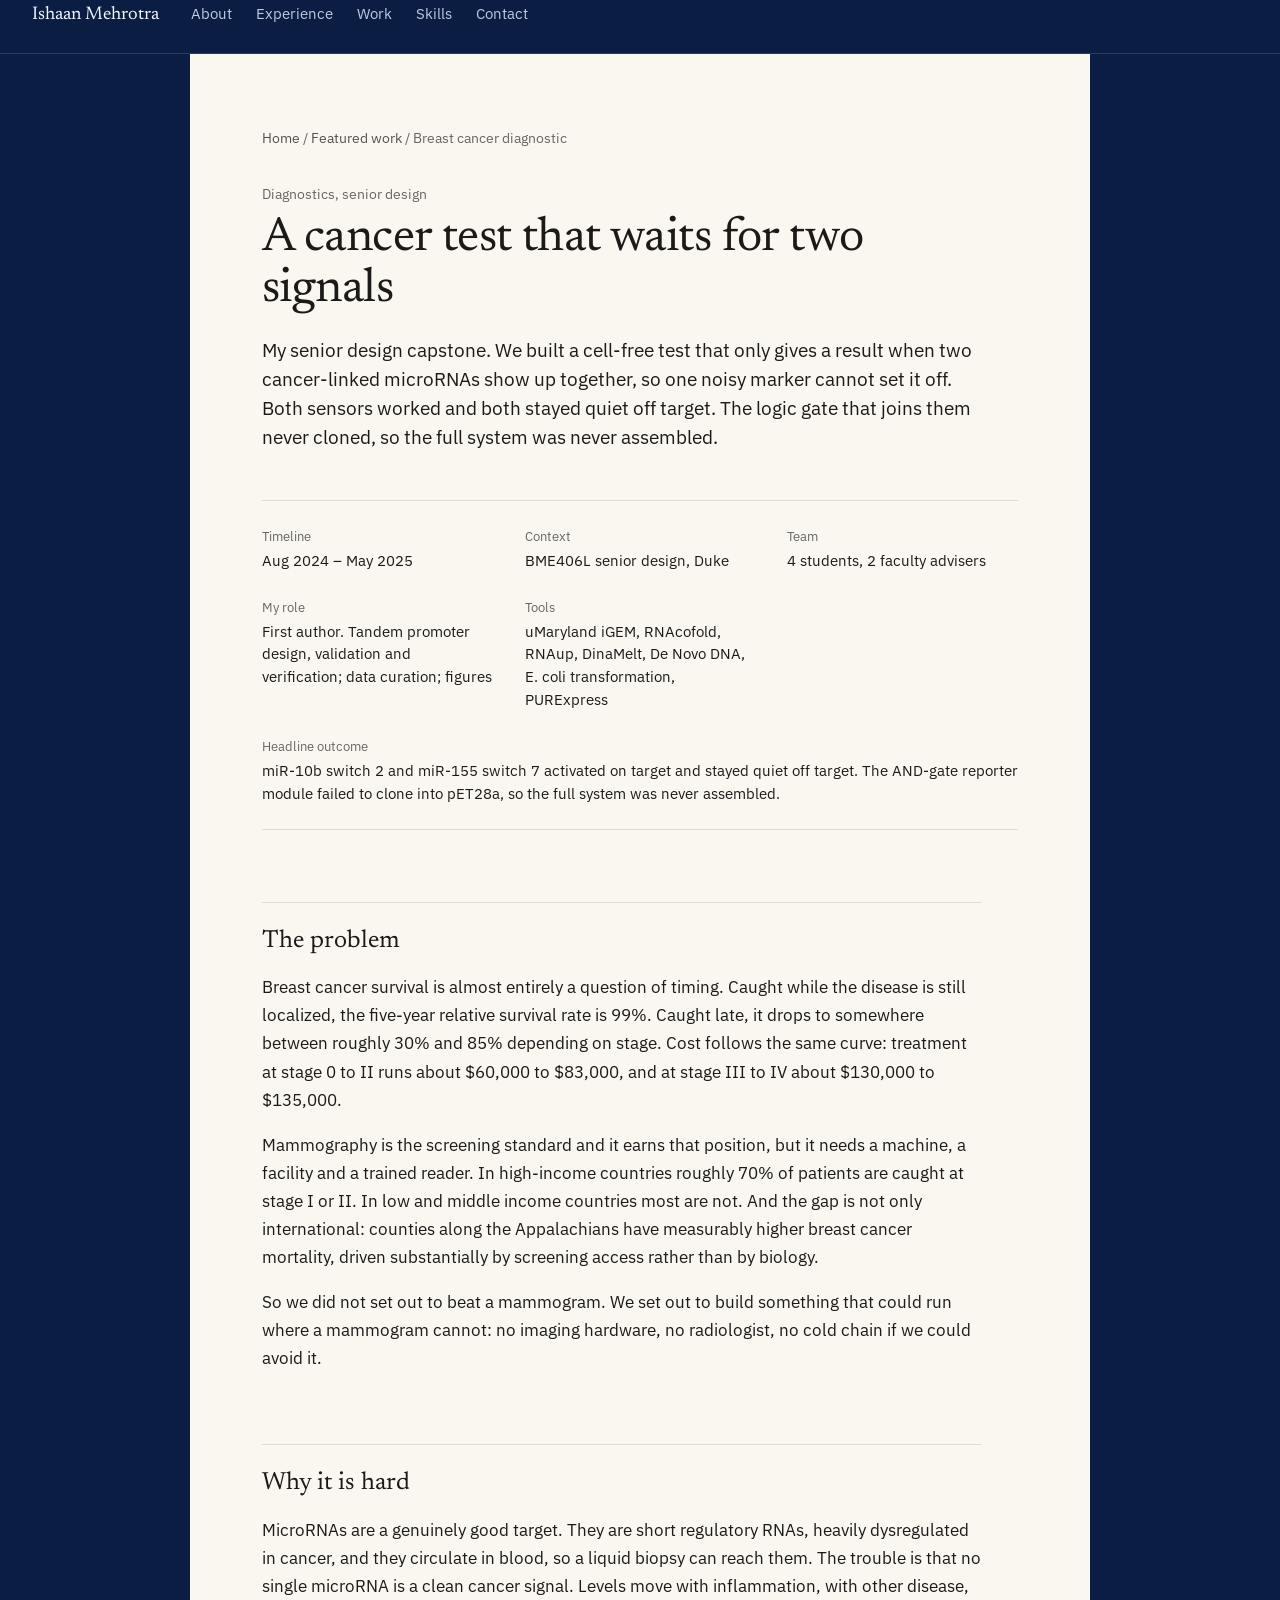
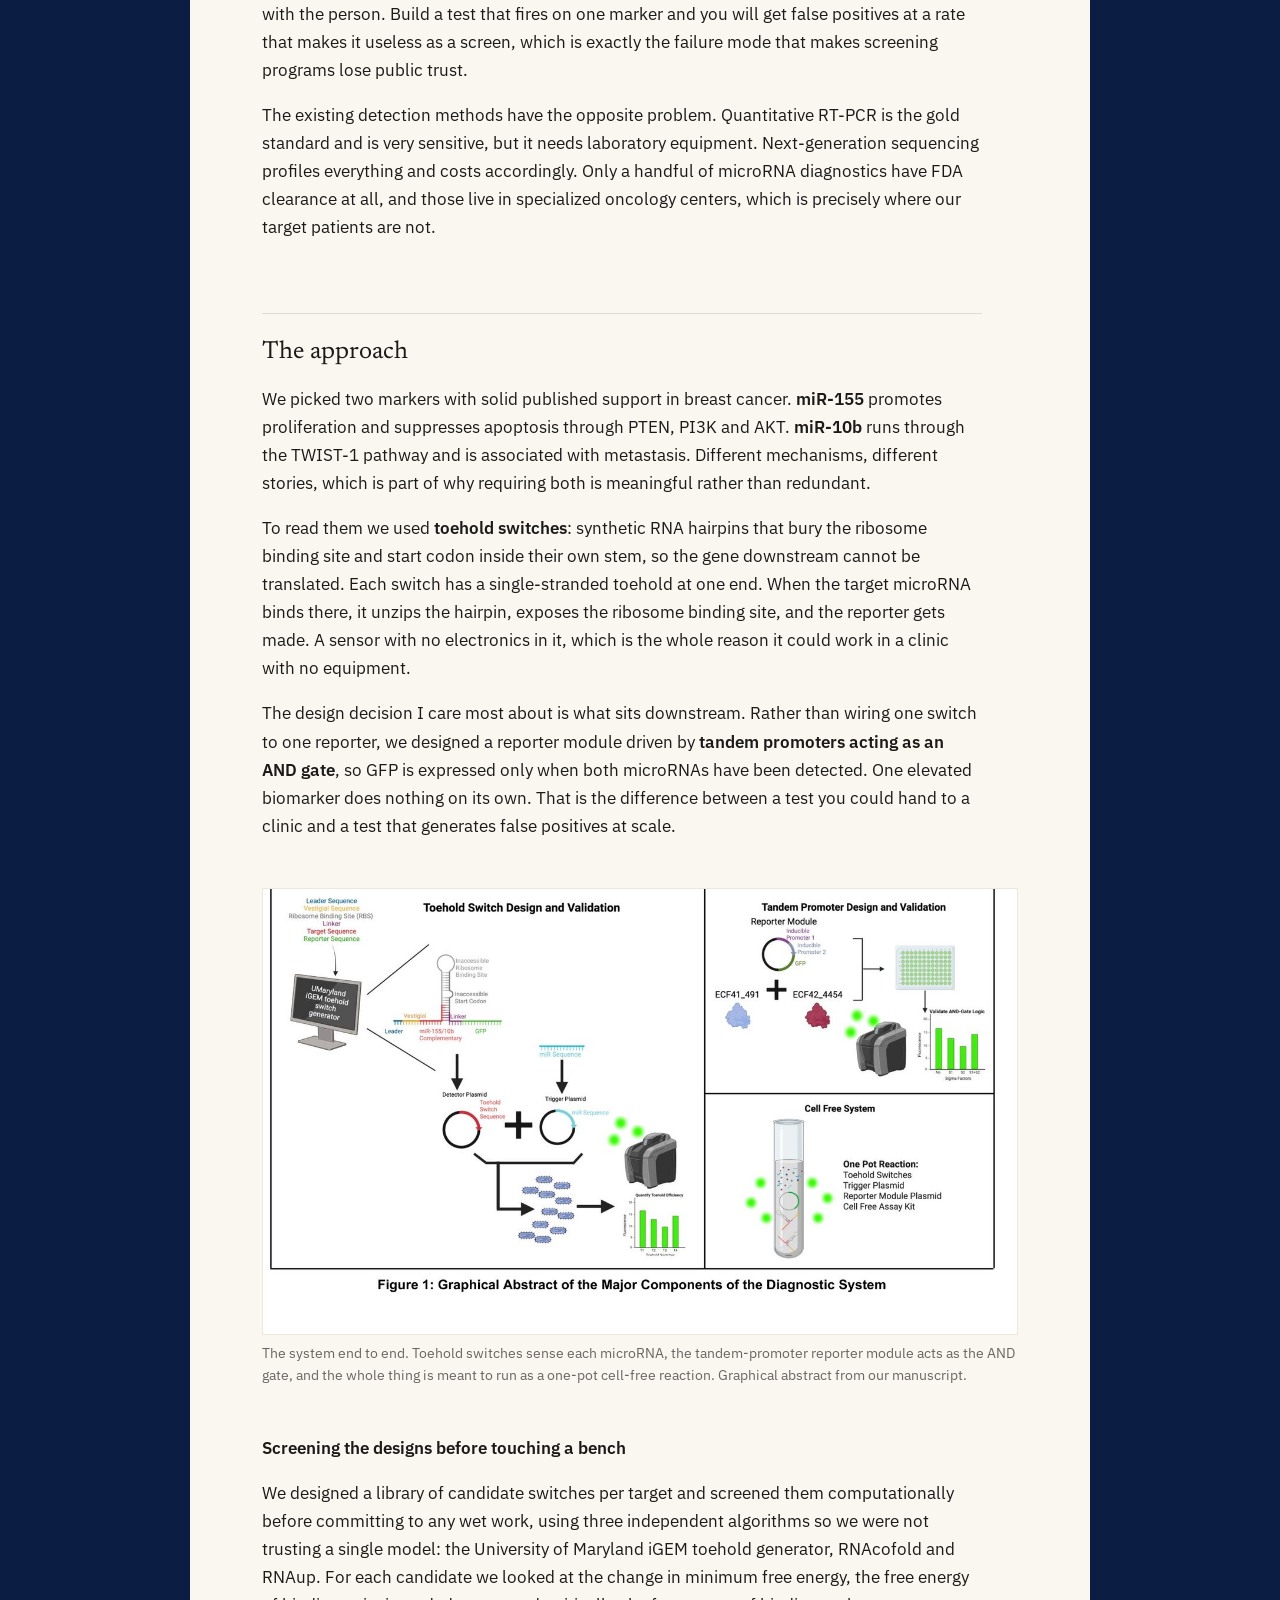
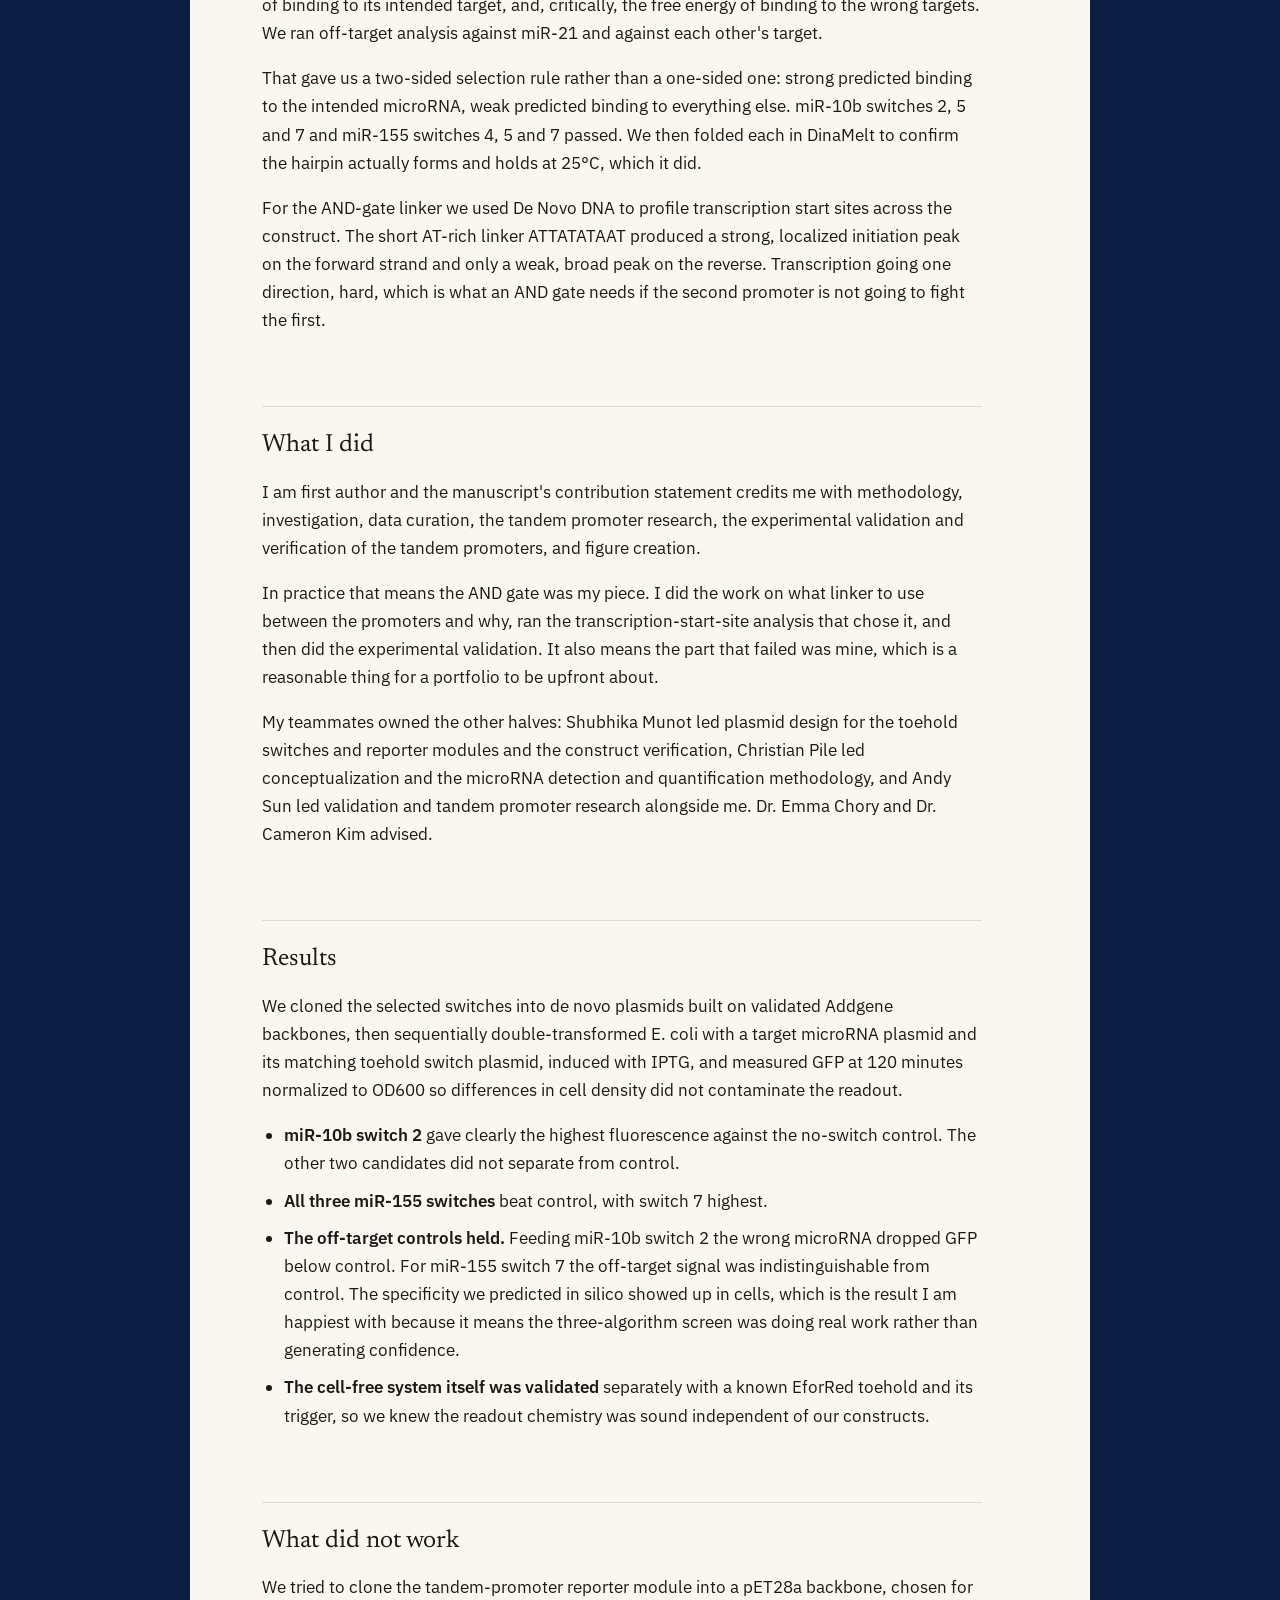
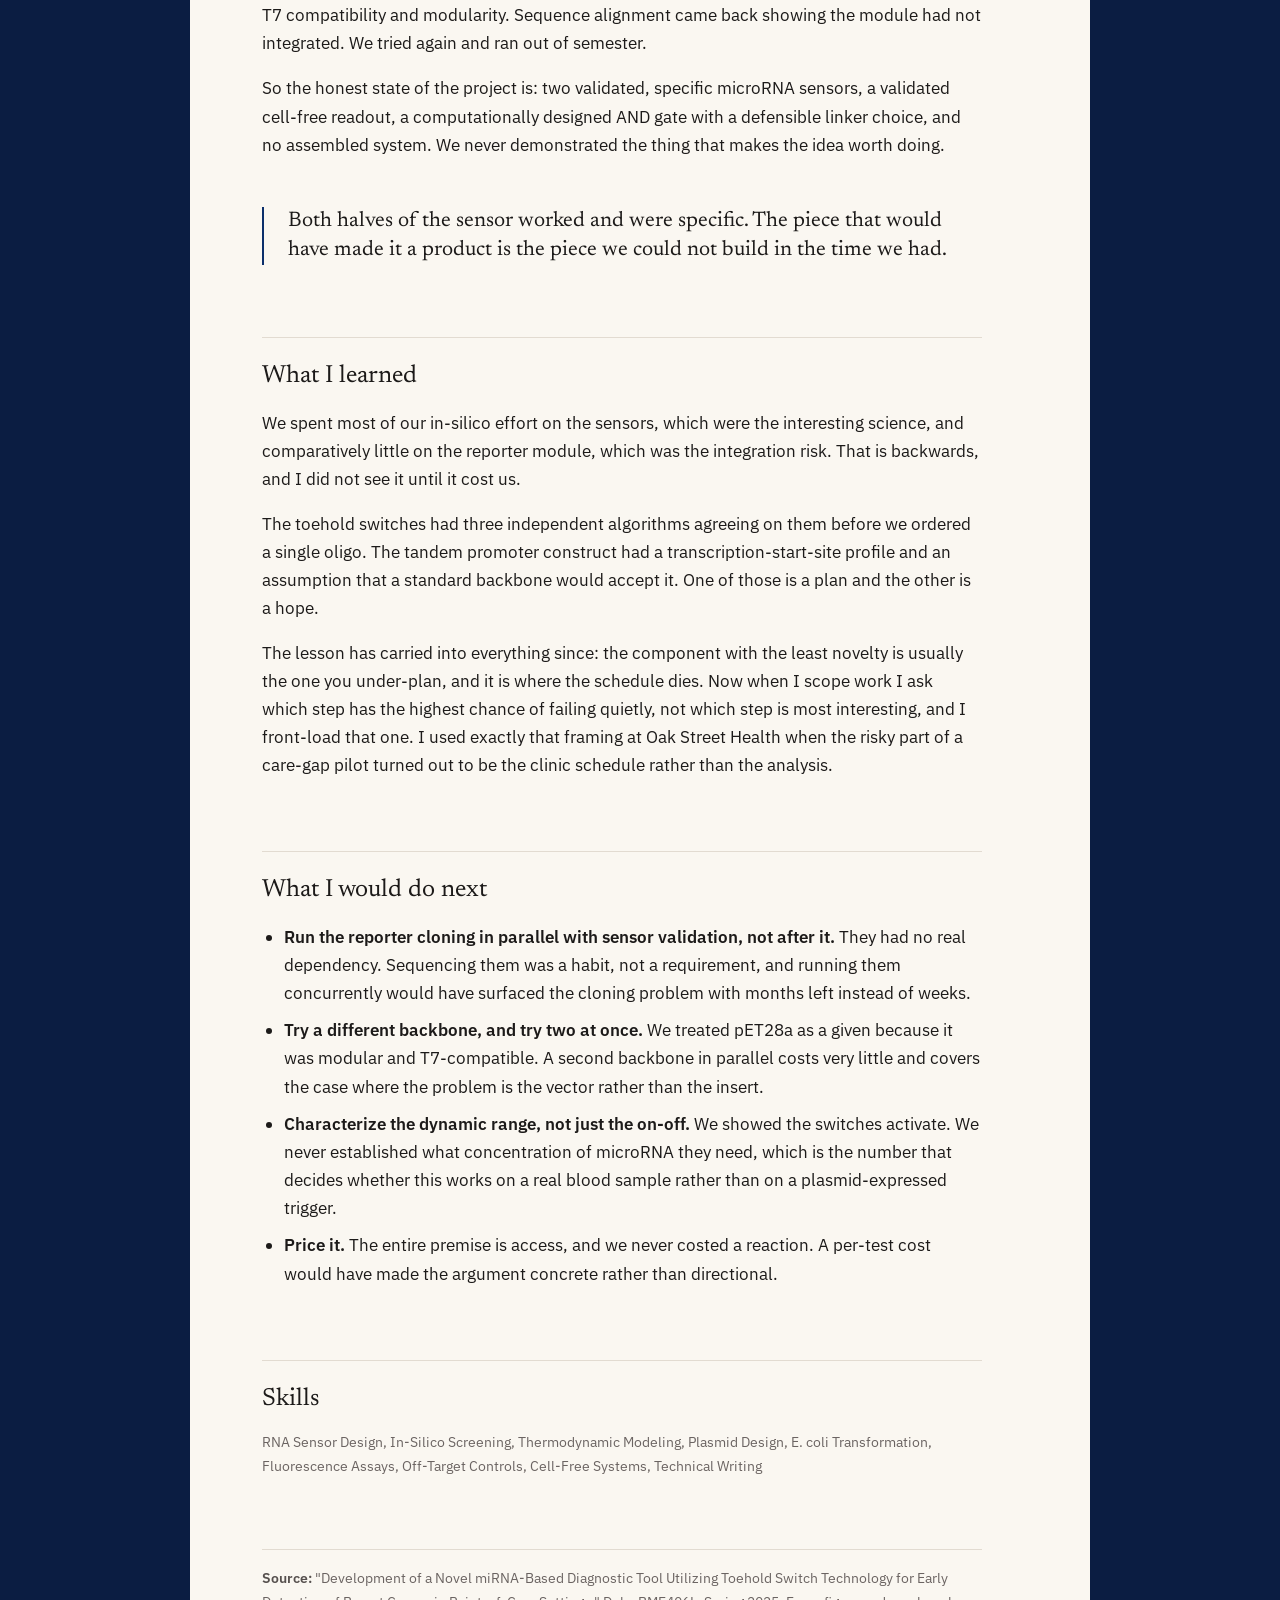
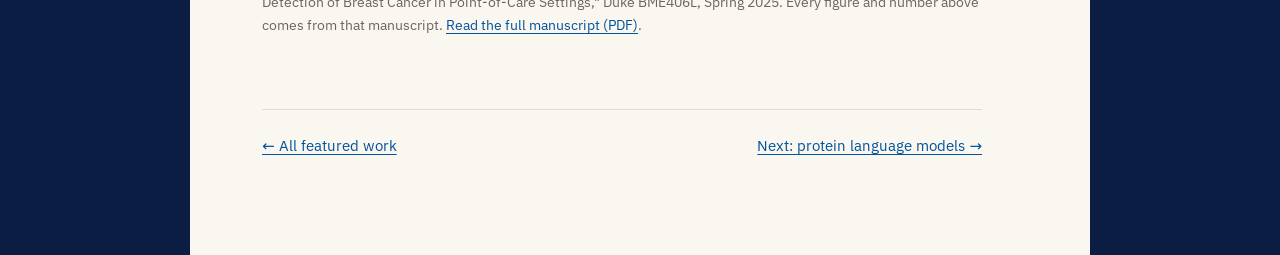
<file: projects/mirna-diagnostic.html>
<!doctype html>
<html lang="en">
<head>
<meta charset="utf-8">
<meta name="viewport" content="width=device-width, initial-scale=1">
<title>A cancer test that waits for two signals | Ishaan Mehrotra</title>
<meta name="description" content="Senior design capstone: a cell-free microRNA diagnostic for early breast cancer built on RNA toehold switches and an AND-gated reporter. Both sensors validated in E. coli; the logic gate never cloned.">
<meta name="theme-color" content="#0B1D42">
<meta property="og:type" content="article">
<meta property="og:title" content="A cancer test that waits for two signals | Ishaan Mehrotra">
<meta property="og:description" content="Senior design capstone: a cell-free microRNA diagnostic for early breast cancer built on RNA toehold switches and an AND-gated reporter. Both sensors validated in E. coli; the logic gate never cloned.">
<meta property="og:image" content="../assets/img/mirna-abstract.jpg">
<meta name="twitter:card" content="summary_large_image">
<link rel="icon" href="../assets/favicon.svg">
<link rel="preload" href="../assets/fonts/newsreader-400.woff2" as="font" type="font/woff2" crossorigin>
<link rel="preload" href="../assets/fonts/ibm-plex-sans-400.woff2" as="font" type="font/woff2" crossorigin>
<link rel="stylesheet" href="../assets/style.css">
</head>
<body class="article">
<a class="skip" href="#main">Skip to content</a>

<header class="nav">
  <div class="nav__brand"><a href="../index.html">Ishaan Mehrotra</a></div>
  <nav aria-label="Sections">
    <ul class="nav__links">
      <li><a href="../index.html#about">About</a></li>
      <li><a href="../index.html#experience">Experience</a></li>
      <li><a href="../index.html#work">Work</a></li>
      <li><a href="../index.html#skills">Skills</a></li>
      <li><a href="../index.html#contact">Contact</a></li>
    </ul>
  </nav>
</header>

<main id="main" class="page">
  <p class="crumb"><a href="../index.html">Home</a> <span aria-hidden="true">/</span> <a href="../index.html#work">Featured work</a> <span aria-hidden="true">/</span> Breast cancer diagnostic</p>

  <p class="eyebrow">Diagnostics, senior design</p>
  <h1>A cancer test that waits for two signals</h1>
  <p class="lede">My senior design capstone. We built a cell-free test that only gives a result when two cancer-linked microRNAs show up together, so one noisy marker cannot set it off. Both sensors worked and both stayed quiet off target. The logic gate that joins them never cloned, so the full system was never assembled.</p>

  <dl class="glance">
    <div><dt>Timeline</dt><dd>Aug 2024 – May 2025</dd></div>
    <div><dt>Context</dt><dd>BME406L senior design, Duke</dd></div>
    <div><dt>Team</dt><dd>4 students, 2 faculty advisers</dd></div>
    <div><dt>My role</dt><dd>First author. Tandem promoter design, validation and verification; data curation; figures</dd></div>
    <div><dt>Tools</dt><dd>uMaryland iGEM, RNAcofold, RNAup, DinaMelt, De Novo DNA, E. coli transformation, PURExpress</dd></div>
    <div class="wide"><dt>Headline outcome</dt><dd>miR-10b switch 2 and miR-155 switch 7 activated on target and stayed quiet off target. The AND-gate reporter module failed to clone into pET28a, so the full system was never assembled.</dd></div>
  </dl>

  <h2>The problem</h2>
  <p>Breast cancer survival is almost entirely a question of timing. Caught while the disease is still localized, the five-year relative survival rate is 99%. Caught late, it drops to somewhere between roughly 30% and 85% depending on stage. Cost follows the same curve: treatment at stage 0 to II runs about $60,000 to $83,000, and at stage III to IV about $130,000 to $135,000.</p>
  <p>Mammography is the screening standard and it earns that position, but it needs a machine, a facility and a trained reader. In high-income countries roughly 70% of patients are caught at stage I or II. In low and middle income countries most are not. And the gap is not only international: counties along the Appalachians have measurably higher breast cancer mortality, driven substantially by screening access rather than by biology.</p>
  <p>So we did not set out to beat a mammogram. We set out to build something that could run where a mammogram cannot: no imaging hardware, no radiologist, no cold chain if we could avoid it.</p>

  <h2>Why it is hard</h2>
  <p>MicroRNAs are a genuinely good target. They are short regulatory RNAs, heavily dysregulated in cancer, and they circulate in blood, so a liquid biopsy can reach them. The trouble is that no single microRNA is a clean cancer signal. Levels move with inflammation, with other disease, with the person. Build a test that fires on one marker and you will get false positives at a rate that makes it useless as a screen, which is exactly the failure mode that makes screening programs lose public trust.</p>
  <p>The existing detection methods have the opposite problem. Quantitative RT-PCR is the gold standard and is very sensitive, but it needs laboratory equipment. Next-generation sequencing profiles everything and costs accordingly. Only a handful of microRNA diagnostics have FDA clearance at all, and those live in specialized oncology centers, which is precisely where our target patients are not.</p>

  <h2>The approach</h2>
  <p>We picked two markers with solid published support in breast cancer. <strong>miR-155</strong> promotes proliferation and suppresses apoptosis through PTEN, PI3K and AKT. <strong>miR-10b</strong> runs through the TWIST-1 pathway and is associated with metastasis. Different mechanisms, different stories, which is part of why requiring both is meaningful rather than redundant.</p>
  <p>To read them we used <strong>toehold switches</strong>: synthetic RNA hairpins that bury the ribosome binding site and start codon inside their own stem, so the gene downstream cannot be translated. Each switch has a single-stranded toehold at one end. When the target microRNA binds there, it unzips the hairpin, exposes the ribosome binding site, and the reporter gets made. A sensor with no electronics in it, which is the whole reason it could work in a clinic with no equipment.</p>
  <p>The design decision I care most about is what sits downstream. Rather than wiring one switch to one reporter, we designed a reporter module driven by <strong>tandem promoters acting as an AND gate</strong>, so GFP is expressed only when both microRNAs have been detected. One elevated biomarker does nothing on its own. That is the difference between a test you could hand to a clinic and a test that generates false positives at scale.</p>

  <figure class="wide">
    <img src="../assets/img/mirna-abstract.jpg" alt="Diagram of the diagnostic system: toehold switch design and validation on the left, tandem promoter reporter module and a cell-free one-pot reaction on the right, with a fluorescence readout." loading="lazy">
    <figcaption>The system end to end. Toehold switches sense each microRNA, the tandem-promoter reporter module acts as the AND gate, and the whole thing is meant to run as a one-pot cell-free reaction. Graphical abstract from our manuscript.</figcaption>
  </figure>

  <h3>Screening the designs before touching a bench</h3>
  <p>We designed a library of candidate switches per target and screened them computationally before committing to any wet work, using three independent algorithms so we were not trusting a single model: the University of Maryland iGEM toehold generator, RNAcofold and RNAup. For each candidate we looked at the change in minimum free energy, the free energy of binding to its intended target, and, critically, the free energy of binding to the wrong targets. We ran off-target analysis against miR-21 and against each other's target.</p>
  <p>That gave us a two-sided selection rule rather than a one-sided one: strong predicted binding to the intended microRNA, weak predicted binding to everything else. miR-10b switches 2, 5 and 7 and miR-155 switches 4, 5 and 7 passed. We then folded each in DinaMelt to confirm the hairpin actually forms and holds at 25°C, which it did.</p>
  <p>For the AND-gate linker we used De Novo DNA to profile transcription start sites across the construct. The short AT-rich linker ATTATATAAT produced a strong, localized initiation peak on the forward strand and only a weak, broad peak on the reverse. Transcription going one direction, hard, which is what an AND gate needs if the second promoter is not going to fight the first.</p>

  <h2>What I did</h2>
  <p>I am first author and the manuscript's contribution statement credits me with methodology, investigation, data curation, the tandem promoter research, the experimental validation and verification of the tandem promoters, and figure creation.</p>
  <p>In practice that means the AND gate was my piece. I did the work on what linker to use between the promoters and why, ran the transcription-start-site analysis that chose it, and then did the experimental validation. It also means the part that failed was mine, which is a reasonable thing for a portfolio to be upfront about.</p>
  <p>My teammates owned the other halves: Shubhika Munot led plasmid design for the toehold switches and reporter modules and the construct verification, Christian Pile led conceptualization and the microRNA detection and quantification methodology, and Andy Sun led validation and tandem promoter research alongside me. Dr. Emma Chory and Dr. Cameron Kim advised.</p>

  <h2>Results</h2>
  <p>We cloned the selected switches into de novo plasmids built on validated Addgene backbones, then sequentially double-transformed E. coli with a target microRNA plasmid and its matching toehold switch plasmid, induced with IPTG, and measured GFP at 120 minutes normalized to OD600 so differences in cell density did not contaminate the readout.</p>
  <ul class="tight">
    <li><strong>miR-10b switch 2</strong> gave clearly the highest fluorescence against the no-switch control. The other two candidates did not separate from control.</li>
    <li><strong>All three miR-155 switches</strong> beat control, with switch 7 highest.</li>
    <li><strong>The off-target controls held.</strong> Feeding miR-10b switch 2 the wrong microRNA dropped GFP below control. For miR-155 switch 7 the off-target signal was indistinguishable from control. The specificity we predicted in silico showed up in cells, which is the result I am happiest with because it means the three-algorithm screen was doing real work rather than generating confidence.</li>
    <li><strong>The cell-free system itself was validated</strong> separately with a known EforRed toehold and its trigger, so we knew the readout chemistry was sound independent of our constructs.</li>
  </ul>

  <h2>What did not work</h2>
  <p>We tried to clone the tandem-promoter reporter module into a pET28a backbone, chosen for T7 compatibility and modularity. Sequence alignment came back showing the module had not integrated. We tried again and ran out of semester.</p>
  <p>So the honest state of the project is: two validated, specific microRNA sensors, a validated cell-free readout, a computationally designed AND gate with a defensible linker choice, and no assembled system. We never demonstrated the thing that makes the idea worth doing.</p>

  <blockquote class="pull">
    <p>Both halves of the sensor worked and were specific. The piece that would have made it a product is the piece we could not build in the time we had.</p>
  </blockquote>

  <h2>What I learned</h2>
  <p>We spent most of our in-silico effort on the sensors, which were the interesting science, and comparatively little on the reporter module, which was the integration risk. That is backwards, and I did not see it until it cost us.</p>
  <p>The toehold switches had three independent algorithms agreeing on them before we ordered a single oligo. The tandem promoter construct had a transcription-start-site profile and an assumption that a standard backbone would accept it. One of those is a plan and the other is a hope.</p>
  <p>The lesson has carried into everything since: the component with the least novelty is usually the one you under-plan, and it is where the schedule dies. Now when I scope work I ask which step has the highest chance of failing quietly, not which step is most interesting, and I front-load that one. I used exactly that framing at Oak Street Health when the risky part of a care-gap pilot turned out to be the clinic schedule rather than the analysis.</p>

  <h2>What I would do next</h2>
  <ul class="tight">
    <li><strong>Run the reporter cloning in parallel with sensor validation, not after it.</strong> They had no real dependency. Sequencing them was a habit, not a requirement, and running them concurrently would have surfaced the cloning problem with months left instead of weeks.</li>
    <li><strong>Try a different backbone, and try two at once.</strong> We treated pET28a as a given because it was modular and T7-compatible. A second backbone in parallel costs very little and covers the case where the problem is the vector rather than the insert.</li>
    <li><strong>Characterize the dynamic range, not just the on-off.</strong> We showed the switches activate. We never established what concentration of microRNA they need, which is the number that decides whether this works on a real blood sample rather than on a plasmid-expressed trigger.</li>
    <li><strong>Price it.</strong> The entire premise is access, and we never costed a reaction. A per-test cost would have made the argument concrete rather than directional.</li>
  </ul>

  <h2>Skills</h2>
  <ul class="tags">
    <li>RNA Sensor Design</li><li>In-Silico Screening</li><li>Thermodynamic Modeling</li><li>Plasmid Design</li><li>E. coli Transformation</li><li>Fluorescence Assays</li><li>Off-Target Controls</li><li>Cell-Free Systems</li><li>Technical Writing</li>
  </ul>

  <div class="sourcenote">
    <strong>Source:</strong> "Development of a Novel miRNA-Based Diagnostic Tool Utilizing Toehold Switch Technology for Early Detection of Breast Cancer in Point-of-Care Settings," Duke BME406L, Spring 2025. Every figure and number above comes from that manuscript. <a href="../docs/mirna-breast-cancer-capstone.pdf">Read the full manuscript (PDF)</a>.
  </div>

  <nav class="pagenav" aria-label="More case studies">
    <a href="../index.html#work">&#8592; All featured work</a>
    <a href="protein-language-models.html">Next: protein language models &#8594;</a>
  </nav>
</main>
</body>
</html>
</file>
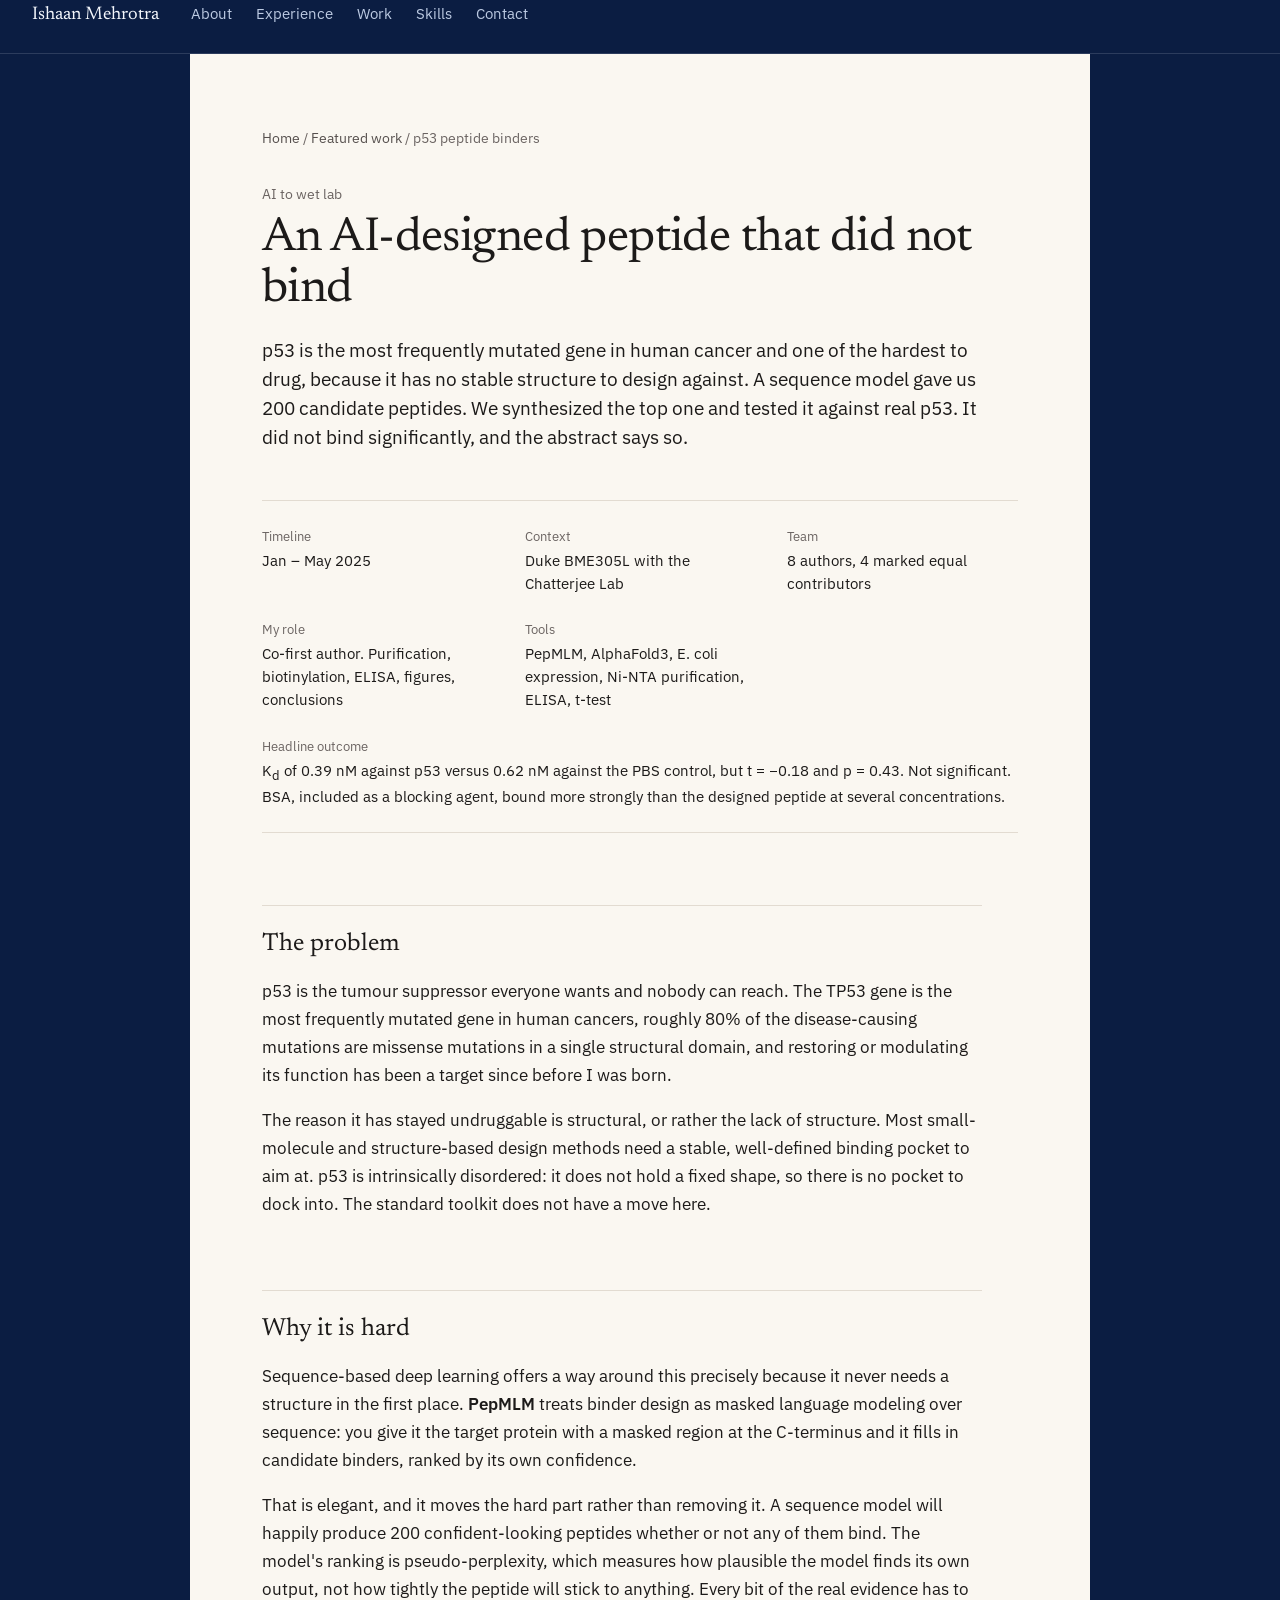
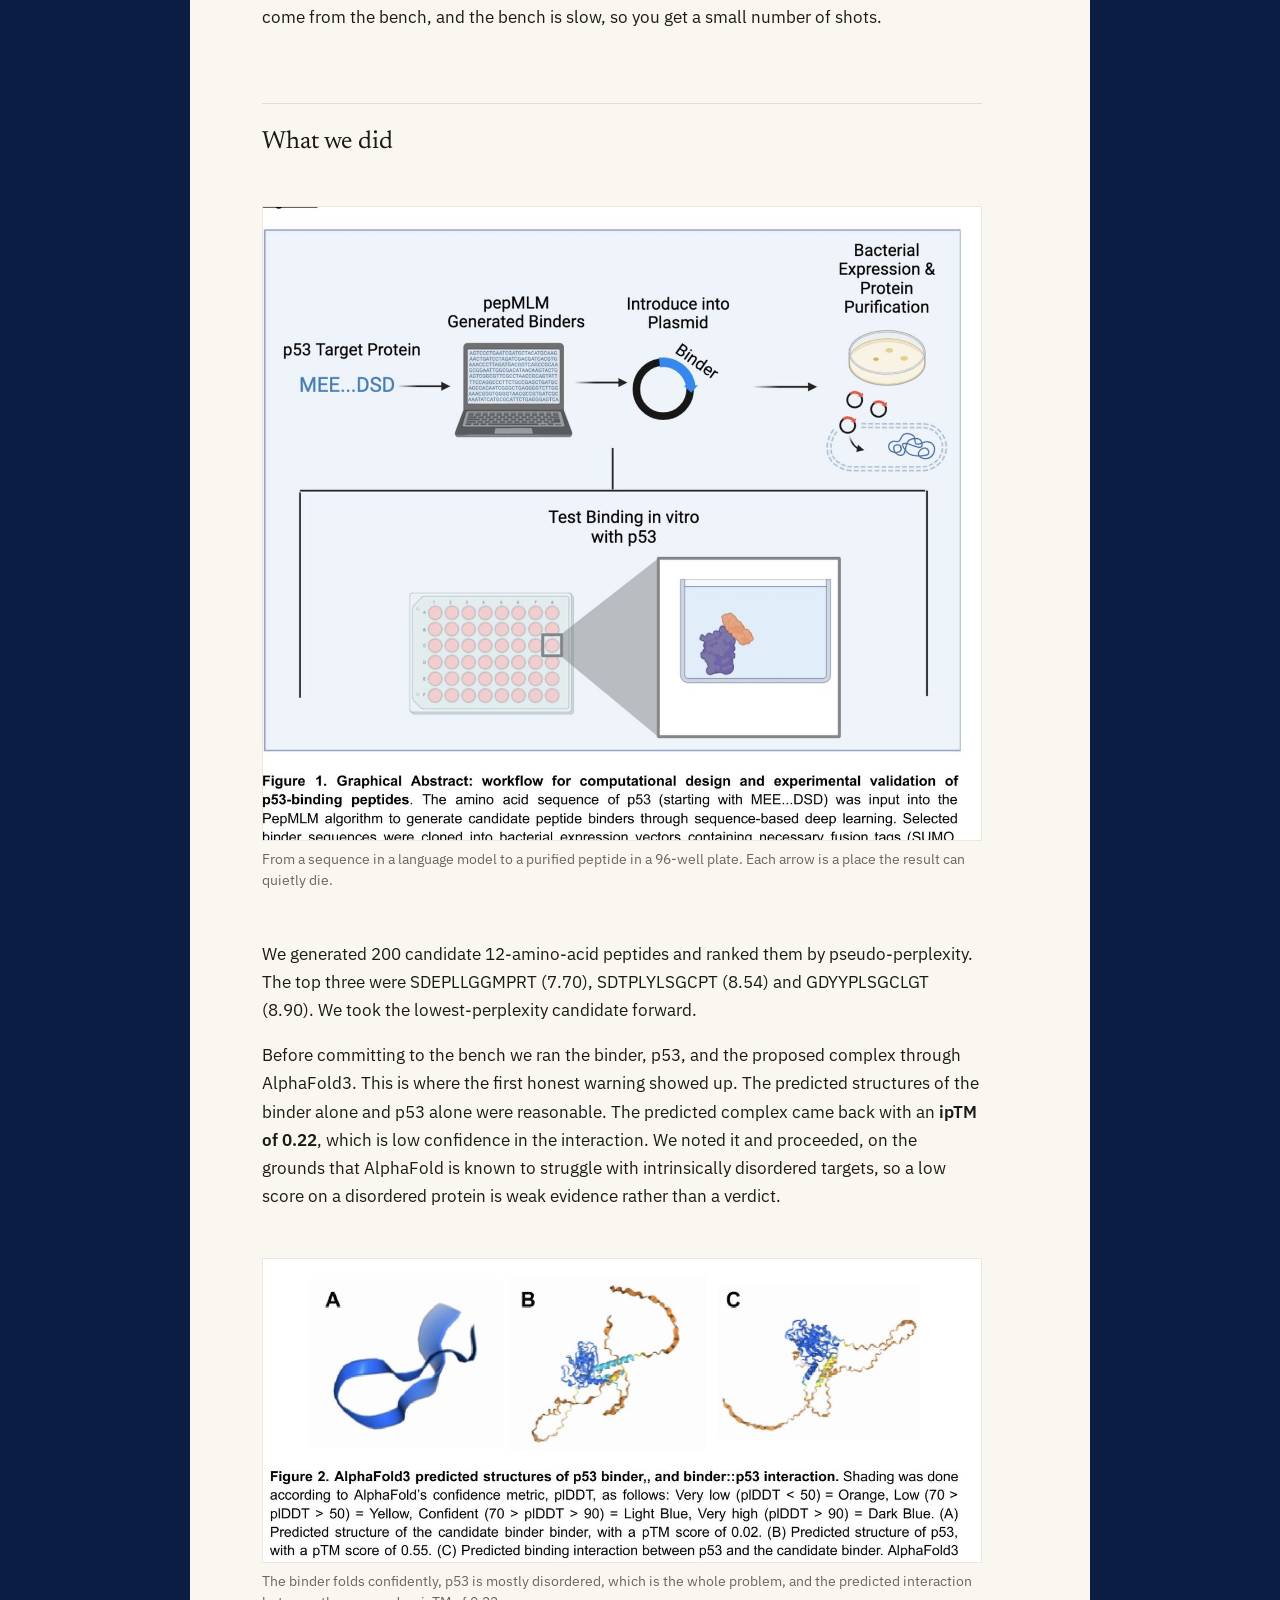
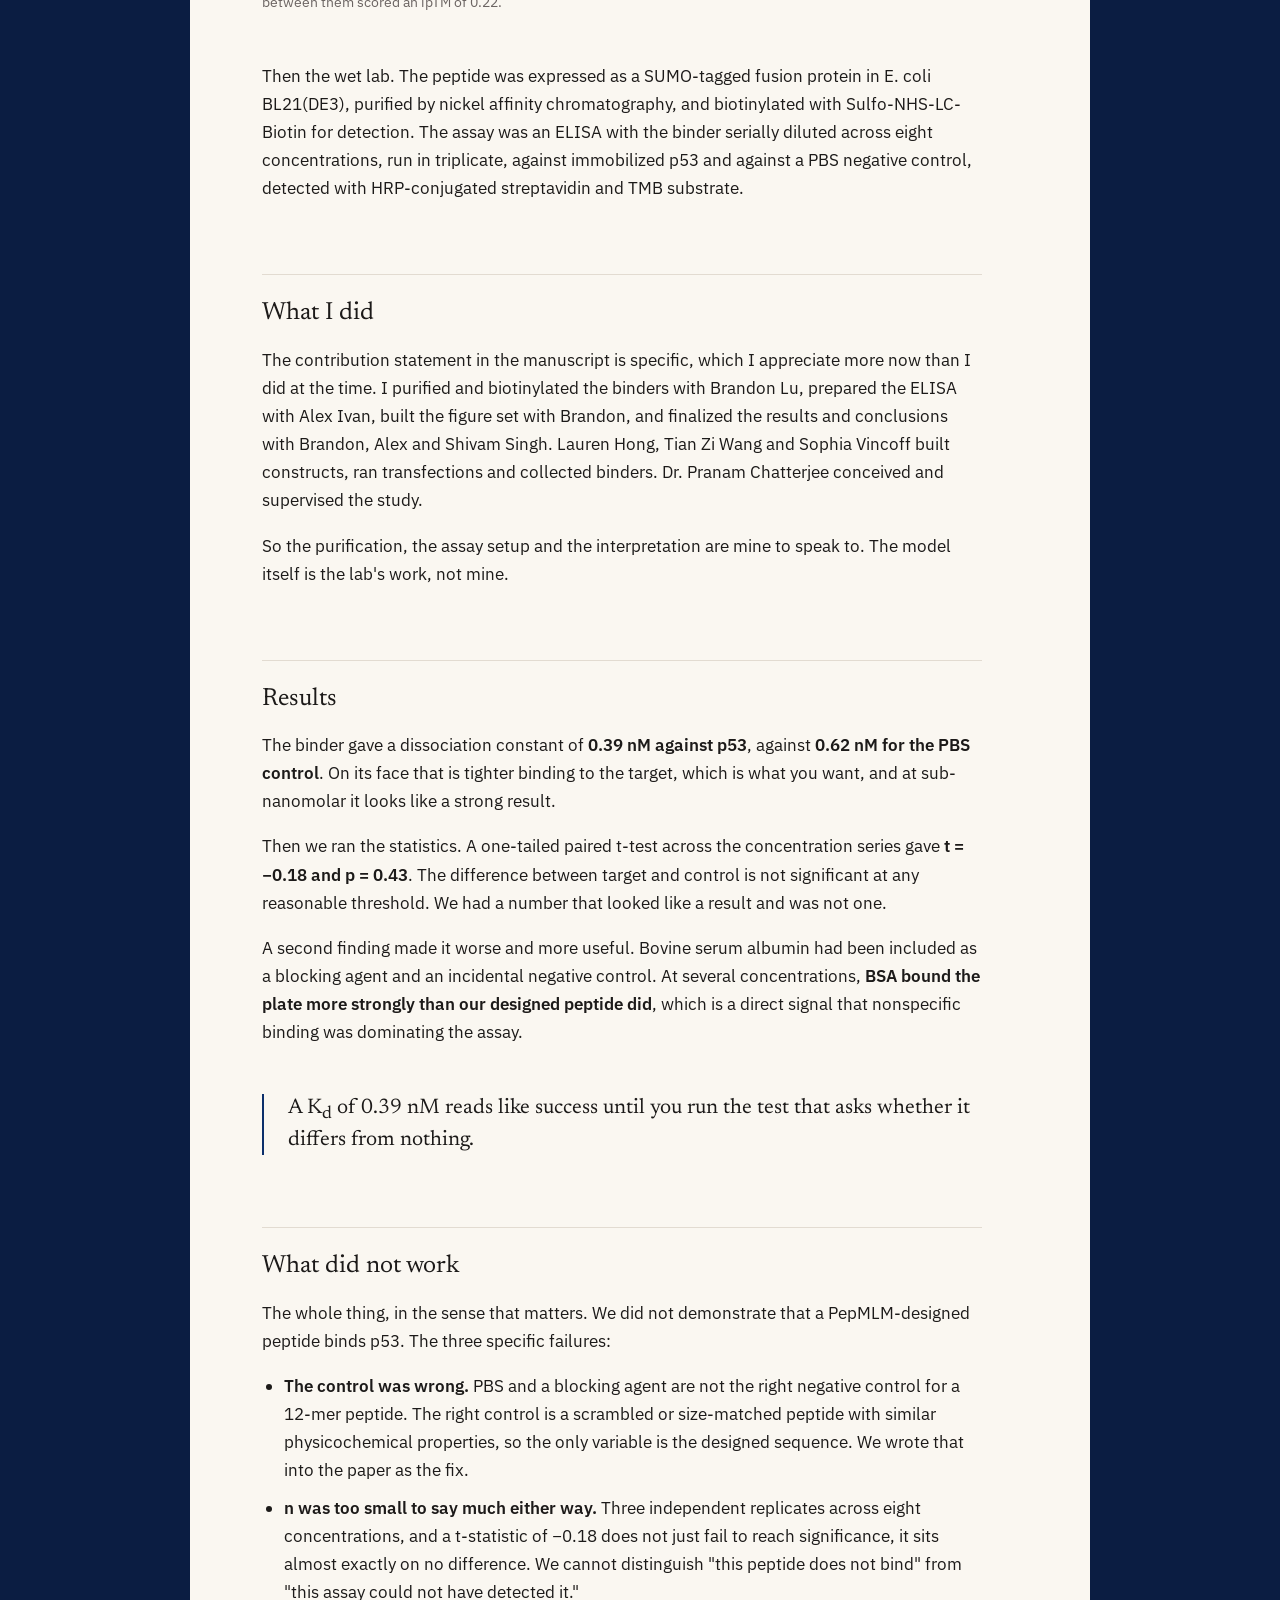
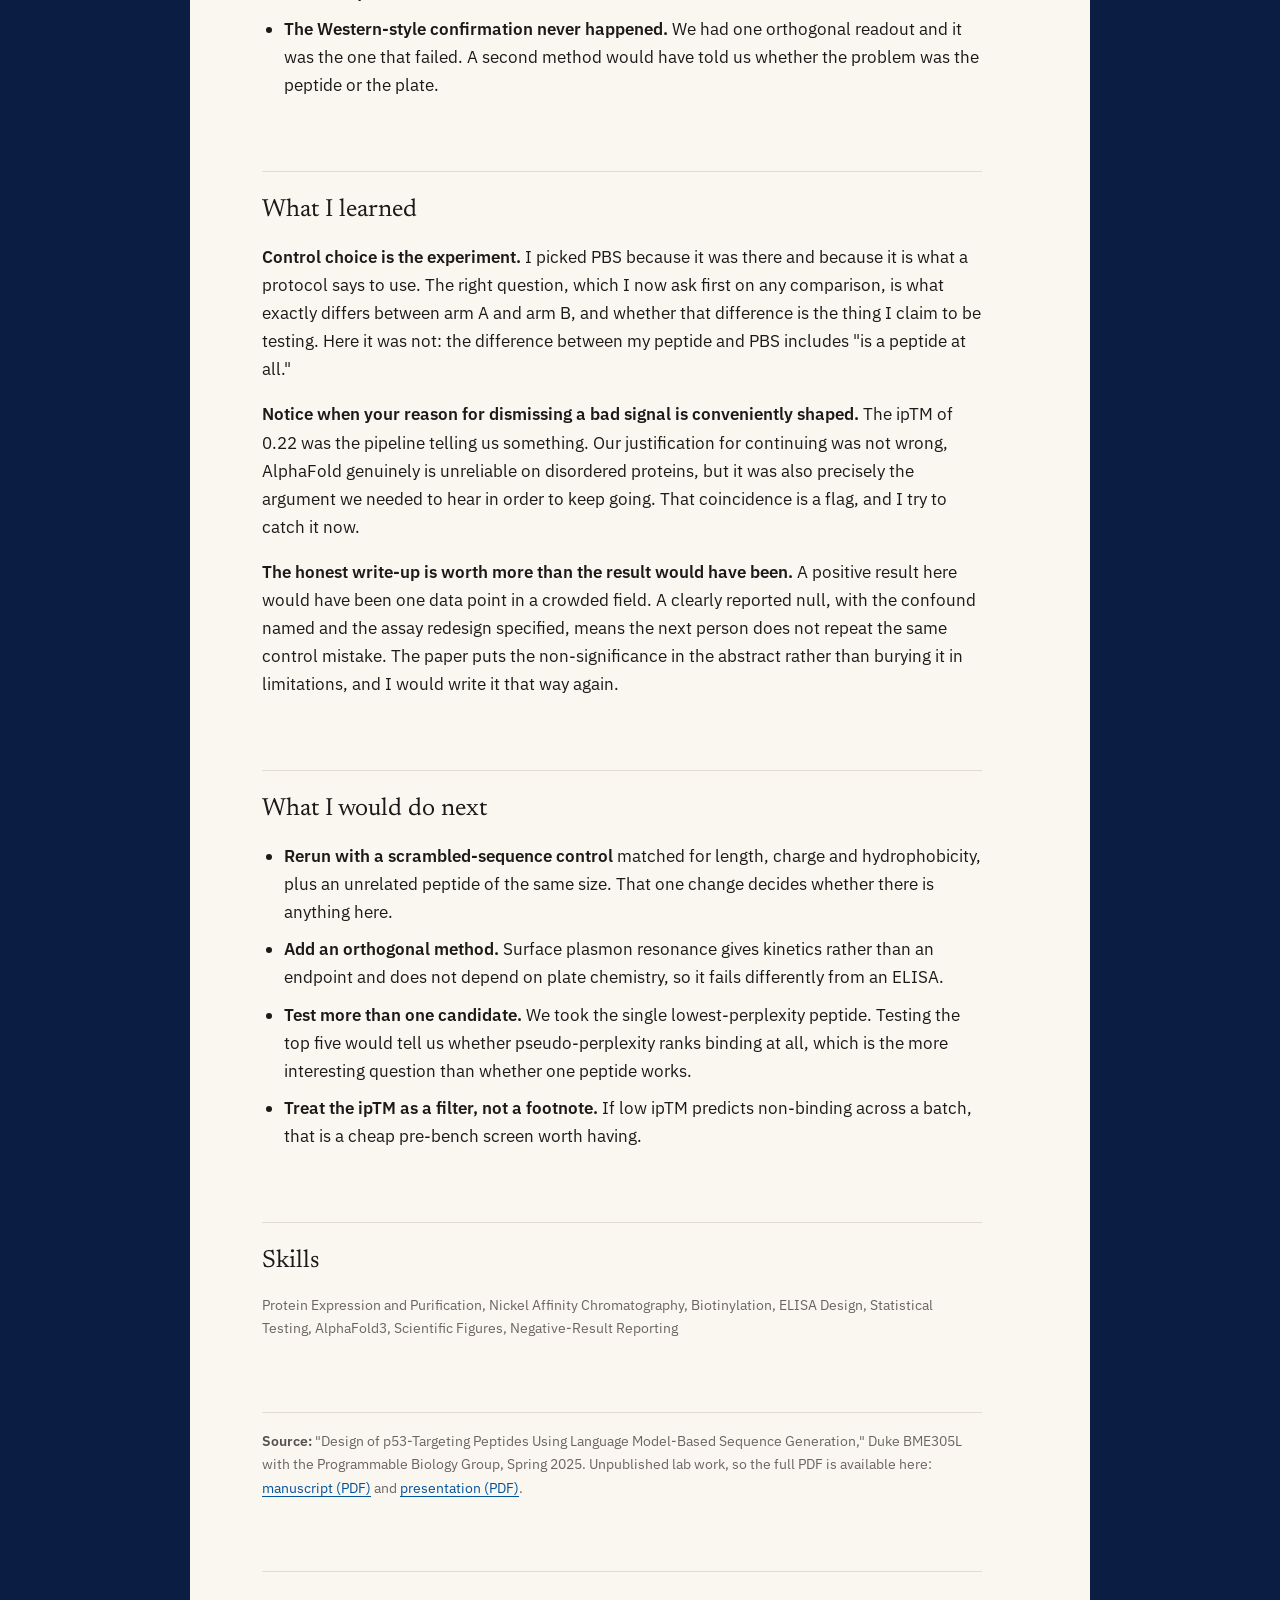
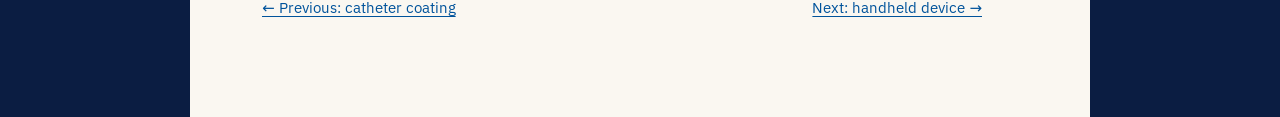
<file: projects/p53-binders.html>
<!doctype html>
<html lang="en">
<head>
<meta charset="utf-8">
<meta name="viewport" content="width=device-width, initial-scale=1">
<title>An AI-designed peptide that did not bind | Ishaan Mehrotra</title>
<meta name="description" content="A language model generated 200 candidate peptides for p53, a famously undruggable target. We synthesized the best one, tested it by ELISA, and reported that the binding did not reach significance.">
<meta name="theme-color" content="#0B1D42">
<meta property="og:type" content="article">
<meta property="og:title" content="An AI-designed peptide that did not bind | Ishaan Mehrotra">
<meta property="og:description" content="A language model generated 200 candidate peptides for p53, a famously undruggable target. We synthesized the best one, tested it by ELISA, and reported that the binding did not reach significance.">
<meta property="og:image" content="../assets/img/thumb-p53.jpg">
<meta name="twitter:card" content="summary_large_image">
<link rel="icon" href="../assets/favicon.svg">
<link rel="preload" href="../assets/fonts/newsreader-400.woff2" as="font" type="font/woff2" crossorigin>
<link rel="preload" href="../assets/fonts/ibm-plex-sans-400.woff2" as="font" type="font/woff2" crossorigin>
<link rel="stylesheet" href="../assets/style.css">
</head>
<body class="article">
<a class="skip" href="#main">Skip to content</a>

<header class="nav">
  <div class="nav__brand"><a href="../index.html">Ishaan Mehrotra</a></div>
  <nav aria-label="Sections">
    <ul class="nav__links">
      <li><a href="../index.html#about">About</a></li>
      <li><a href="../index.html#experience">Experience</a></li>
      <li><a href="../index.html#work">Work</a></li>
      <li><a href="../index.html#skills">Skills</a></li>
      <li><a href="../index.html#contact">Contact</a></li>
    </ul>
  </nav>
</header>

<main id="main" class="page">
  <p class="crumb"><a href="../index.html">Home</a> <span aria-hidden="true">/</span> <a href="../index.html#work">Featured work</a> <span aria-hidden="true">/</span> p53 peptide binders</p>

  <p class="eyebrow">AI to wet lab</p>
  <h1>An AI-designed peptide that did not bind</h1>
  <p class="lede">p53 is the most frequently mutated gene in human cancer and one of the hardest to drug, because it has no stable structure to design against. A sequence model gave us 200 candidate peptides. We synthesized the top one and tested it against real p53. It did not bind significantly, and the abstract says so.</p>

  <dl class="glance">
    <div><dt>Timeline</dt><dd>Jan – May 2025</dd></div>
    <div><dt>Context</dt><dd>Duke BME305L with the Chatterjee Lab</dd></div>
    <div><dt>Team</dt><dd>8 authors, 4 marked equal contributors</dd></div>
    <div><dt>My role</dt><dd>Co-first author. Purification, biotinylation, ELISA, figures, conclusions</dd></div>
    <div><dt>Tools</dt><dd>PepMLM, AlphaFold3, E. coli expression, Ni-NTA purification, ELISA, t-test</dd></div>
    <div class="wide"><dt>Headline outcome</dt><dd>K<sub>d</sub> of 0.39 nM against p53 versus 0.62 nM against the PBS control, but t = −0.18 and p = 0.43. Not significant. BSA, included as a blocking agent, bound more strongly than the designed peptide at several concentrations.</dd></div>
  </dl>

  <h2>The problem</h2>
  <p>p53 is the tumour suppressor everyone wants and nobody can reach. The TP53 gene is the most frequently mutated gene in human cancers, roughly 80% of the disease-causing mutations are missense mutations in a single structural domain, and restoring or modulating its function has been a target since before I was born.</p>
  <p>The reason it has stayed undruggable is structural, or rather the lack of structure. Most small-molecule and structure-based design methods need a stable, well-defined binding pocket to aim at. p53 is intrinsically disordered: it does not hold a fixed shape, so there is no pocket to dock into. The standard toolkit does not have a move here.</p>

  <h2>Why it is hard</h2>
  <p>Sequence-based deep learning offers a way around this precisely because it never needs a structure in the first place. <strong>PepMLM</strong> treats binder design as masked language modeling over sequence: you give it the target protein with a masked region at the C-terminus and it fills in candidate binders, ranked by its own confidence.</p>
  <p>That is elegant, and it moves the hard part rather than removing it. A sequence model will happily produce 200 confident-looking peptides whether or not any of them bind. The model's ranking is pseudo-perplexity, which measures how plausible the model finds its own output, not how tightly the peptide will stick to anything. Every bit of the real evidence has to come from the bench, and the bench is slow, so you get a small number of shots.</p>

  <h2>What we did</h2>

  <figure>
    <img src="../assets/img/p53-workflow.jpg" alt="Workflow diagram: the p53 target sequence goes into PepMLM, generated binders are introduced into a plasmid, expressed and purified in bacteria, then tested for binding to p53 in a microplate assay." loading="lazy">
    <figcaption>From a sequence in a language model to a purified peptide in a 96-well plate. Each arrow is a place the result can quietly die.</figcaption>
  </figure>

  <p>We generated 200 candidate 12-amino-acid peptides and ranked them by pseudo-perplexity. The top three were SDEPLLGGMPRT (7.70), SDTPLYLSGCPT (8.54) and GDYYPLSGCLGT (8.90). We took the lowest-perplexity candidate forward.</p>
  <p>Before committing to the bench we ran the binder, p53, and the proposed complex through AlphaFold3. This is where the first honest warning showed up. The predicted structures of the binder alone and p53 alone were reasonable. The predicted complex came back with an <strong>ipTM of 0.22</strong>, which is low confidence in the interaction. We noted it and proceeded, on the grounds that AlphaFold is known to struggle with intrinsically disordered targets, so a low score on a disordered protein is weak evidence rather than a verdict.</p>

  <figure>
    <img src="../assets/img/p53-structures.jpg" alt="Three AlphaFold3 predicted structures: the candidate binder as a compact helix, p53 as a mostly disordered extended chain, and the predicted binder and p53 interaction." loading="lazy">
    <figcaption>The binder folds confidently, p53 is mostly disordered, which is the whole problem, and the predicted interaction between them scored an ipTM of 0.22.</figcaption>
  </figure>

  <p>Then the wet lab. The peptide was expressed as a SUMO-tagged fusion protein in E. coli BL21(DE3), purified by nickel affinity chromatography, and biotinylated with Sulfo-NHS-LC-Biotin for detection. The assay was an ELISA with the binder serially diluted across eight concentrations, run in triplicate, against immobilized p53 and against a PBS negative control, detected with HRP-conjugated streptavidin and TMB substrate.</p>

  <h2>What I did</h2>
  <p>The contribution statement in the manuscript is specific, which I appreciate more now than I did at the time. I purified and biotinylated the binders with Brandon Lu, prepared the ELISA with Alex Ivan, built the figure set with Brandon, and finalized the results and conclusions with Brandon, Alex and Shivam Singh. Lauren Hong, Tian Zi Wang and Sophia Vincoff built constructs, ran transfections and collected binders. Dr. Pranam Chatterjee conceived and supervised the study.</p>
  <p>So the purification, the assay setup and the interpretation are mine to speak to. The model itself is the lab's work, not mine.</p>

  <h2>Results</h2>
  <p>The binder gave a dissociation constant of <strong>0.39 nM against p53</strong>, against <strong>0.62 nM for the PBS control</strong>. On its face that is tighter binding to the target, which is what you want, and at sub-nanomolar it looks like a strong result.</p>
  <p>Then we ran the statistics. A one-tailed paired t-test across the concentration series gave <strong>t = −0.18 and p = 0.43</strong>. The difference between target and control is not significant at any reasonable threshold. We had a number that looked like a result and was not one.</p>
  <p>A second finding made it worse and more useful. Bovine serum albumin had been included as a blocking agent and an incidental negative control. At several concentrations, <strong>BSA bound the plate more strongly than our designed peptide did</strong>, which is a direct signal that nonspecific binding was dominating the assay.</p>

  <blockquote class="pull">
    <p>A K<sub>d</sub> of 0.39 nM reads like success until you run the test that asks whether it differs from nothing.</p>
  </blockquote>

  <h2>What did not work</h2>
  <p>The whole thing, in the sense that matters. We did not demonstrate that a PepMLM-designed peptide binds p53. The three specific failures:</p>
  <ul class="tight">
    <li><strong>The control was wrong.</strong> PBS and a blocking agent are not the right negative control for a 12-mer peptide. The right control is a scrambled or size-matched peptide with similar physicochemical properties, so the only variable is the designed sequence. We wrote that into the paper as the fix.</li>
    <li><strong>n was too small to say much either way.</strong> Three independent replicates across eight concentrations, and a t-statistic of −0.18 does not just fail to reach significance, it sits almost exactly on no difference. We cannot distinguish "this peptide does not bind" from "this assay could not have detected it."</li>
    <li><strong>The Western-style confirmation never happened.</strong> We had one orthogonal readout and it was the one that failed. A second method would have told us whether the problem was the peptide or the plate.</li>
  </ul>

  <h2>What I learned</h2>
  <p><strong>Control choice is the experiment.</strong> I picked PBS because it was there and because it is what a protocol says to use. The right question, which I now ask first on any comparison, is what exactly differs between arm A and arm B, and whether that difference is the thing I claim to be testing. Here it was not: the difference between my peptide and PBS includes "is a peptide at all."</p>
  <p><strong>Notice when your reason for dismissing a bad signal is conveniently shaped.</strong> The ipTM of 0.22 was the pipeline telling us something. Our justification for continuing was not wrong, AlphaFold genuinely is unreliable on disordered proteins, but it was also precisely the argument we needed to hear in order to keep going. That coincidence is a flag, and I try to catch it now.</p>
  <p><strong>The honest write-up is worth more than the result would have been.</strong> A positive result here would have been one data point in a crowded field. A clearly reported null, with the confound named and the assay redesign specified, means the next person does not repeat the same control mistake. The paper puts the non-significance in the abstract rather than burying it in limitations, and I would write it that way again.</p>

  <h2>What I would do next</h2>
  <ul class="tight">
    <li><strong>Rerun with a scrambled-sequence control</strong> matched for length, charge and hydrophobicity, plus an unrelated peptide of the same size. That one change decides whether there is anything here.</li>
    <li><strong>Add an orthogonal method.</strong> Surface plasmon resonance gives kinetics rather than an endpoint and does not depend on plate chemistry, so it fails differently from an ELISA.</li>
    <li><strong>Test more than one candidate.</strong> We took the single lowest-perplexity peptide. Testing the top five would tell us whether pseudo-perplexity ranks binding at all, which is the more interesting question than whether one peptide works.</li>
    <li><strong>Treat the ipTM as a filter, not a footnote.</strong> If low ipTM predicts non-binding across a batch, that is a cheap pre-bench screen worth having.</li>
  </ul>

  <h2>Skills</h2>
  <ul class="tags">
    <li>Protein Expression and Purification</li><li>Nickel Affinity Chromatography</li><li>Biotinylation</li><li>ELISA Design</li><li>Statistical Testing</li><li>AlphaFold3</li><li>Scientific Figures</li><li>Negative-Result Reporting</li>
  </ul>

  <div class="sourcenote">
    <strong>Source:</strong> "Design of p53-Targeting Peptides Using Language Model-Based Sequence Generation," Duke BME305L with the Programmable Biology Group, Spring 2025. Unpublished lab work, so the full PDF is available here: <a href="../docs/p53-peptide-binders-manuscript.pdf">manuscript (PDF)</a> and <a href="../docs/p53-peptide-binders-slides.pdf">presentation (PDF)</a>.
  </div>

  <nav class="pagenav" aria-label="More case studies">
    <a href="cauti-coating.html">&#8592; Previous: catheter coating</a>
    <a href="handheld-device.html">Next: handheld device &#8594;</a>
  </nav>
</main>
</body>
</html>
</file>
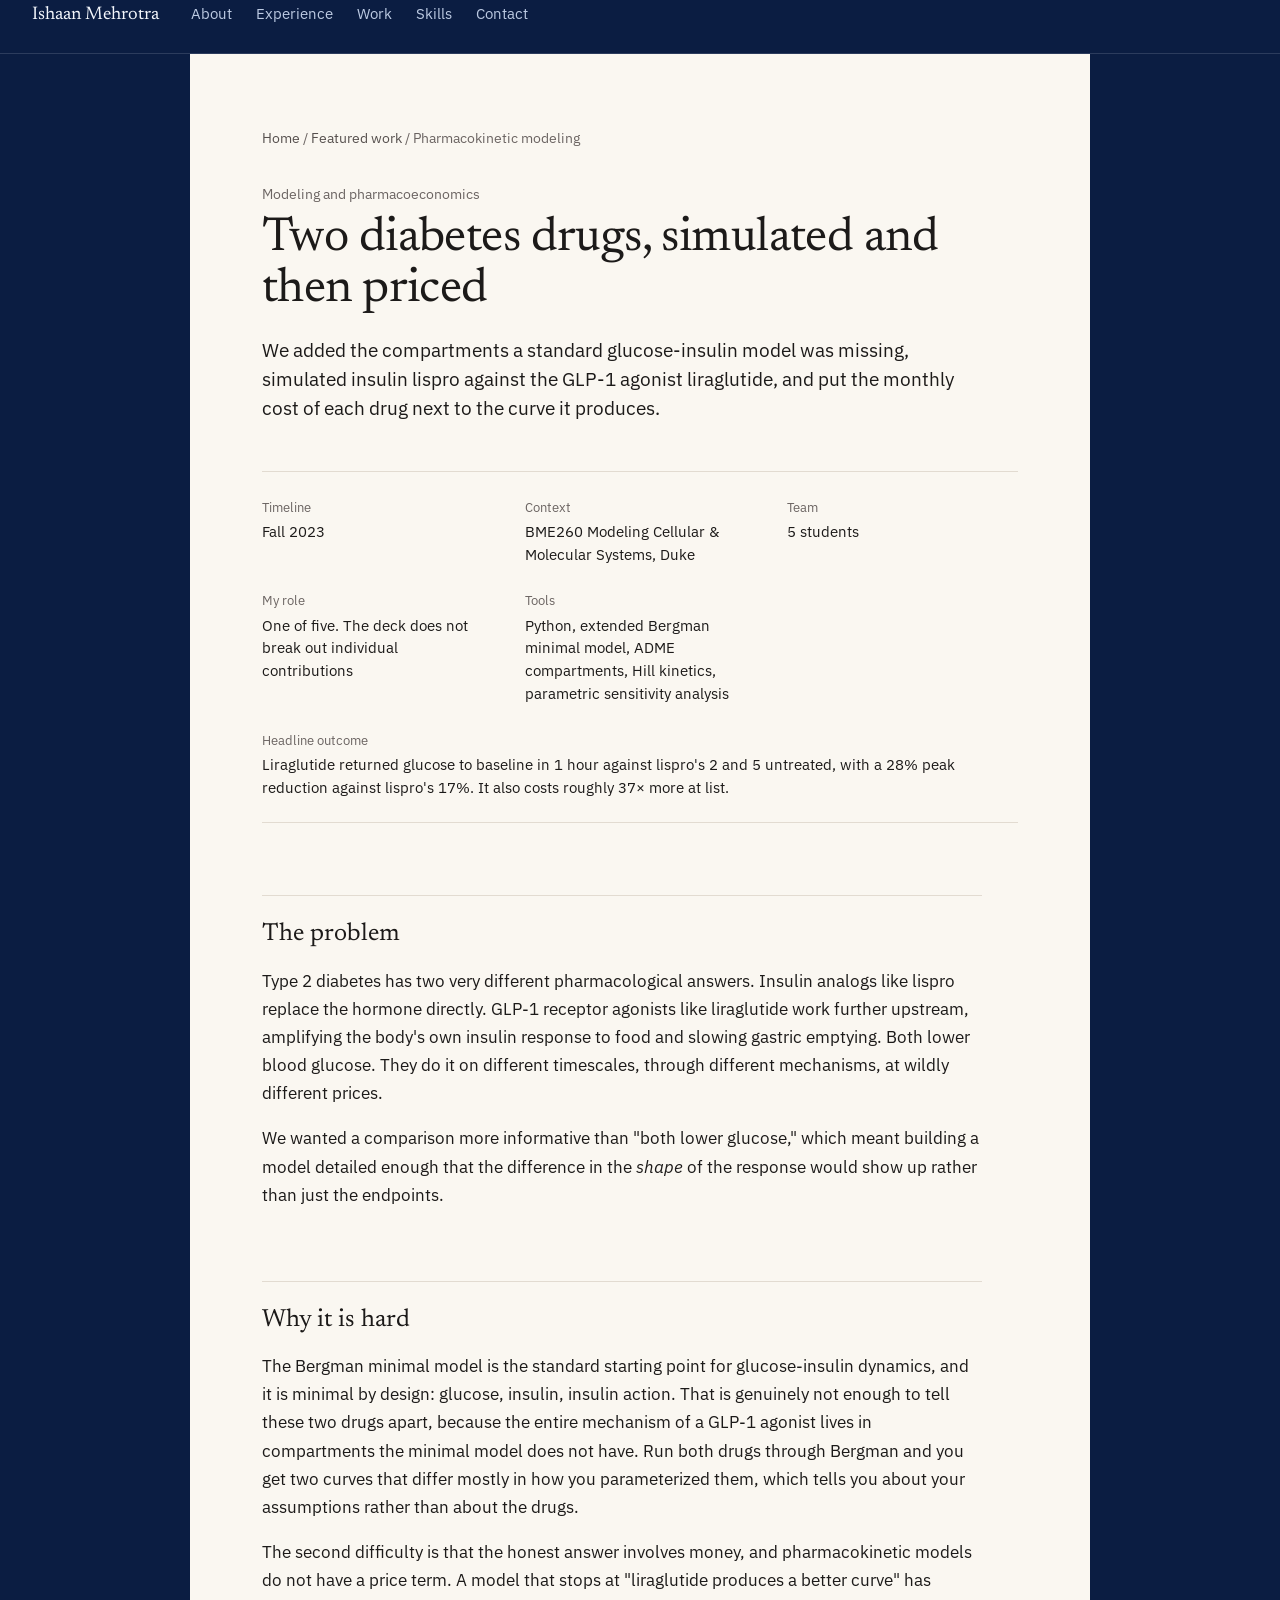
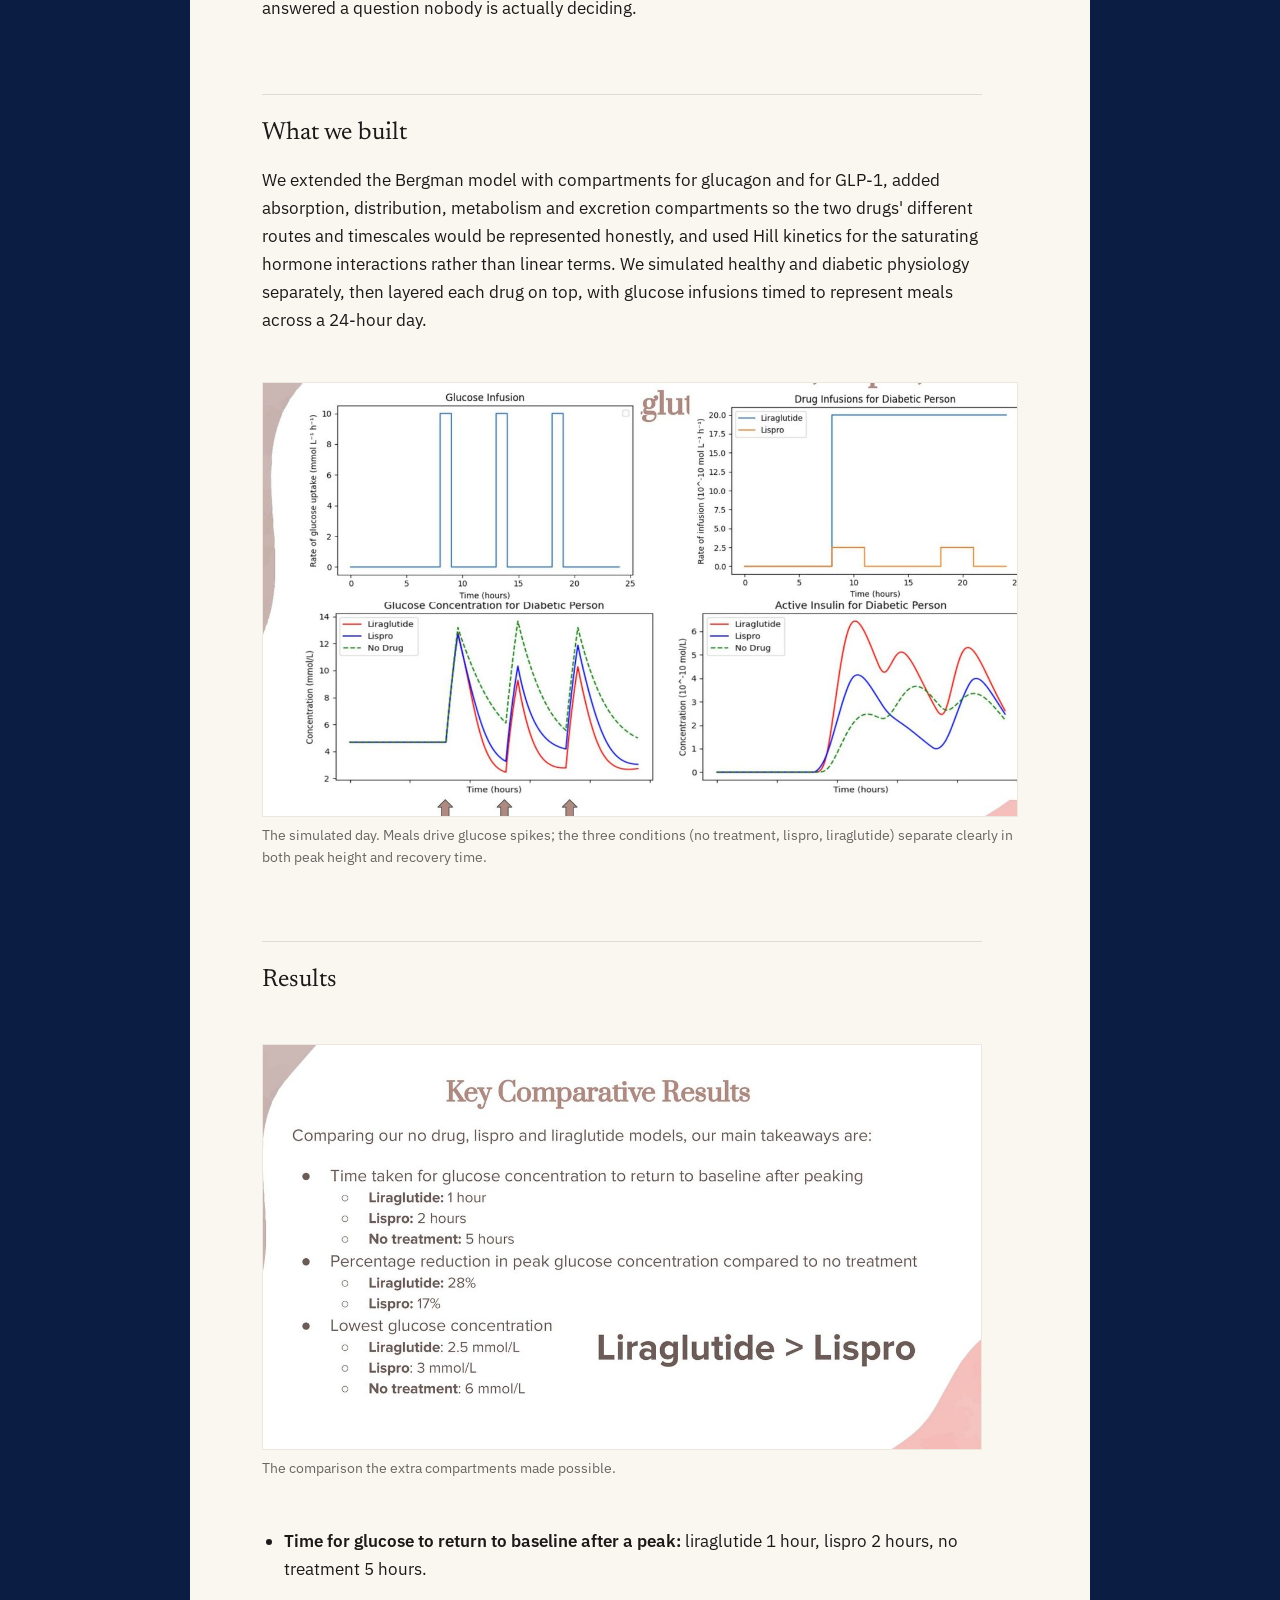
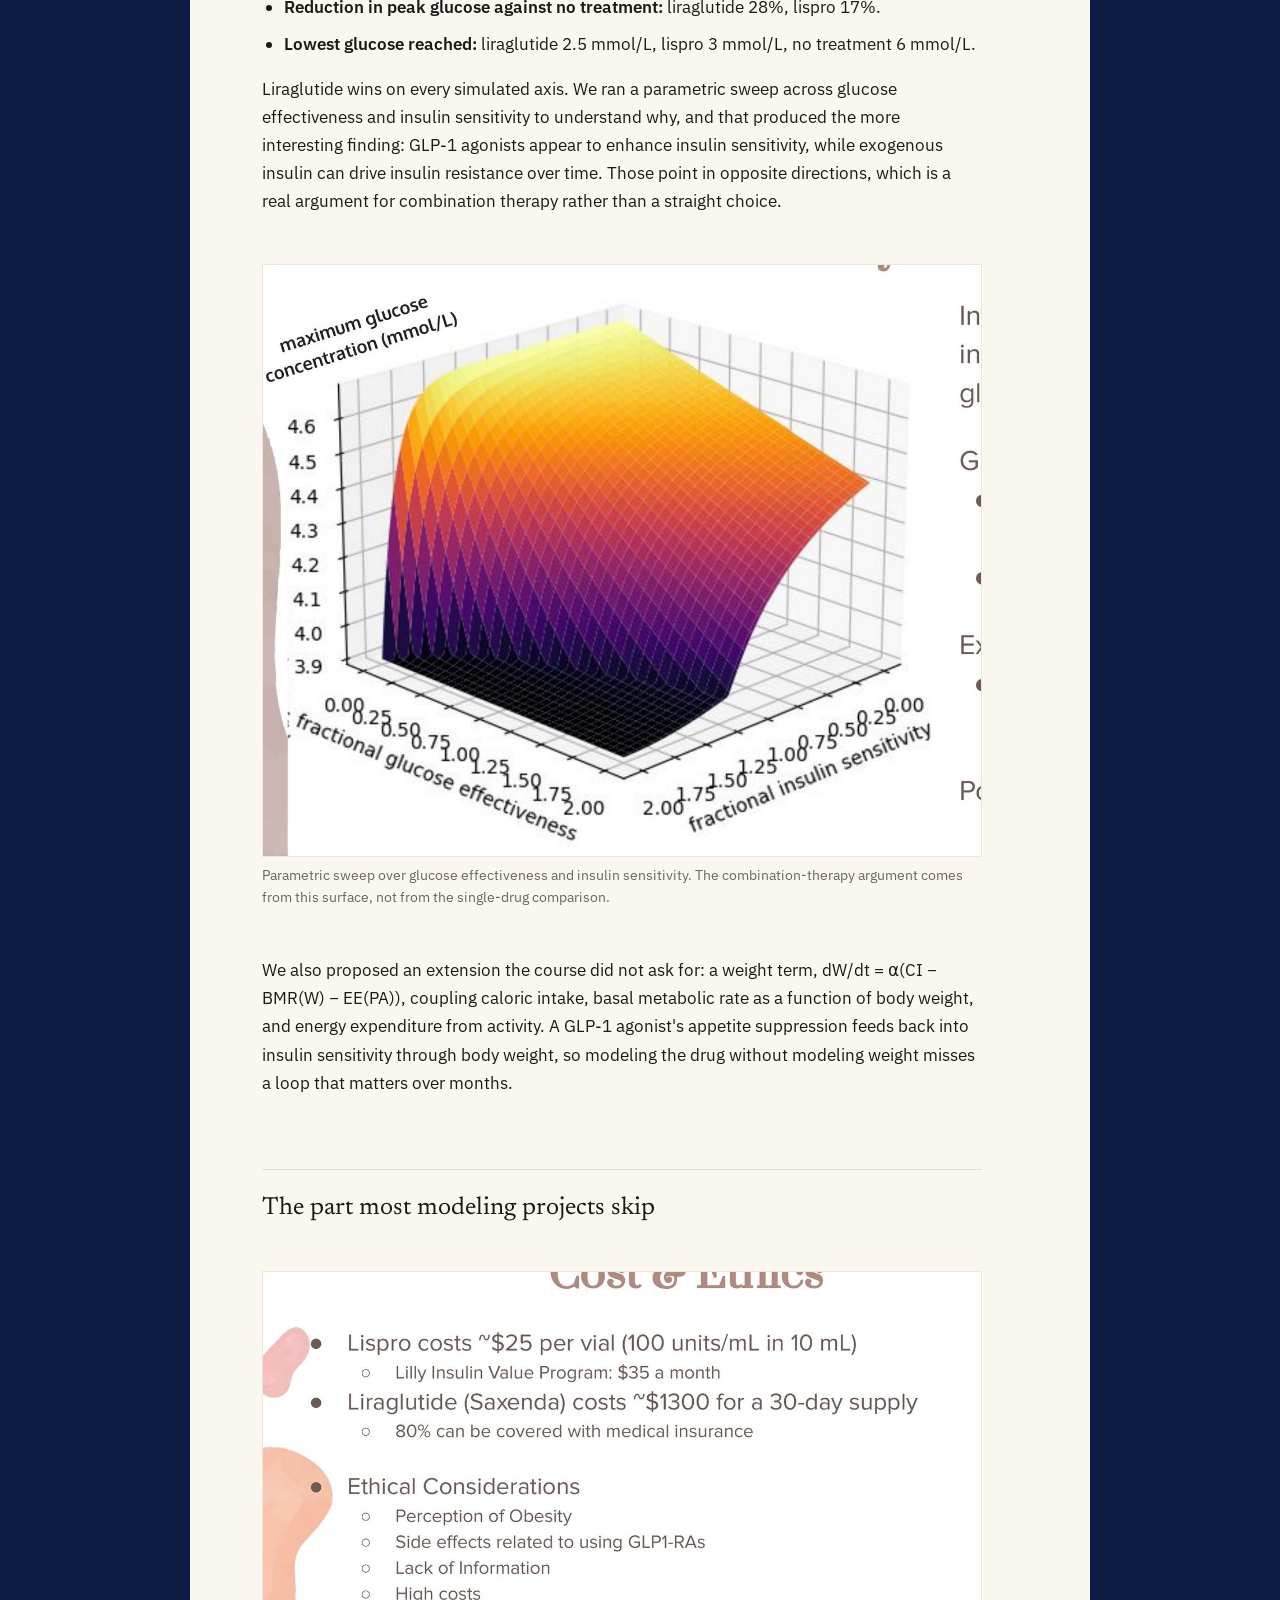
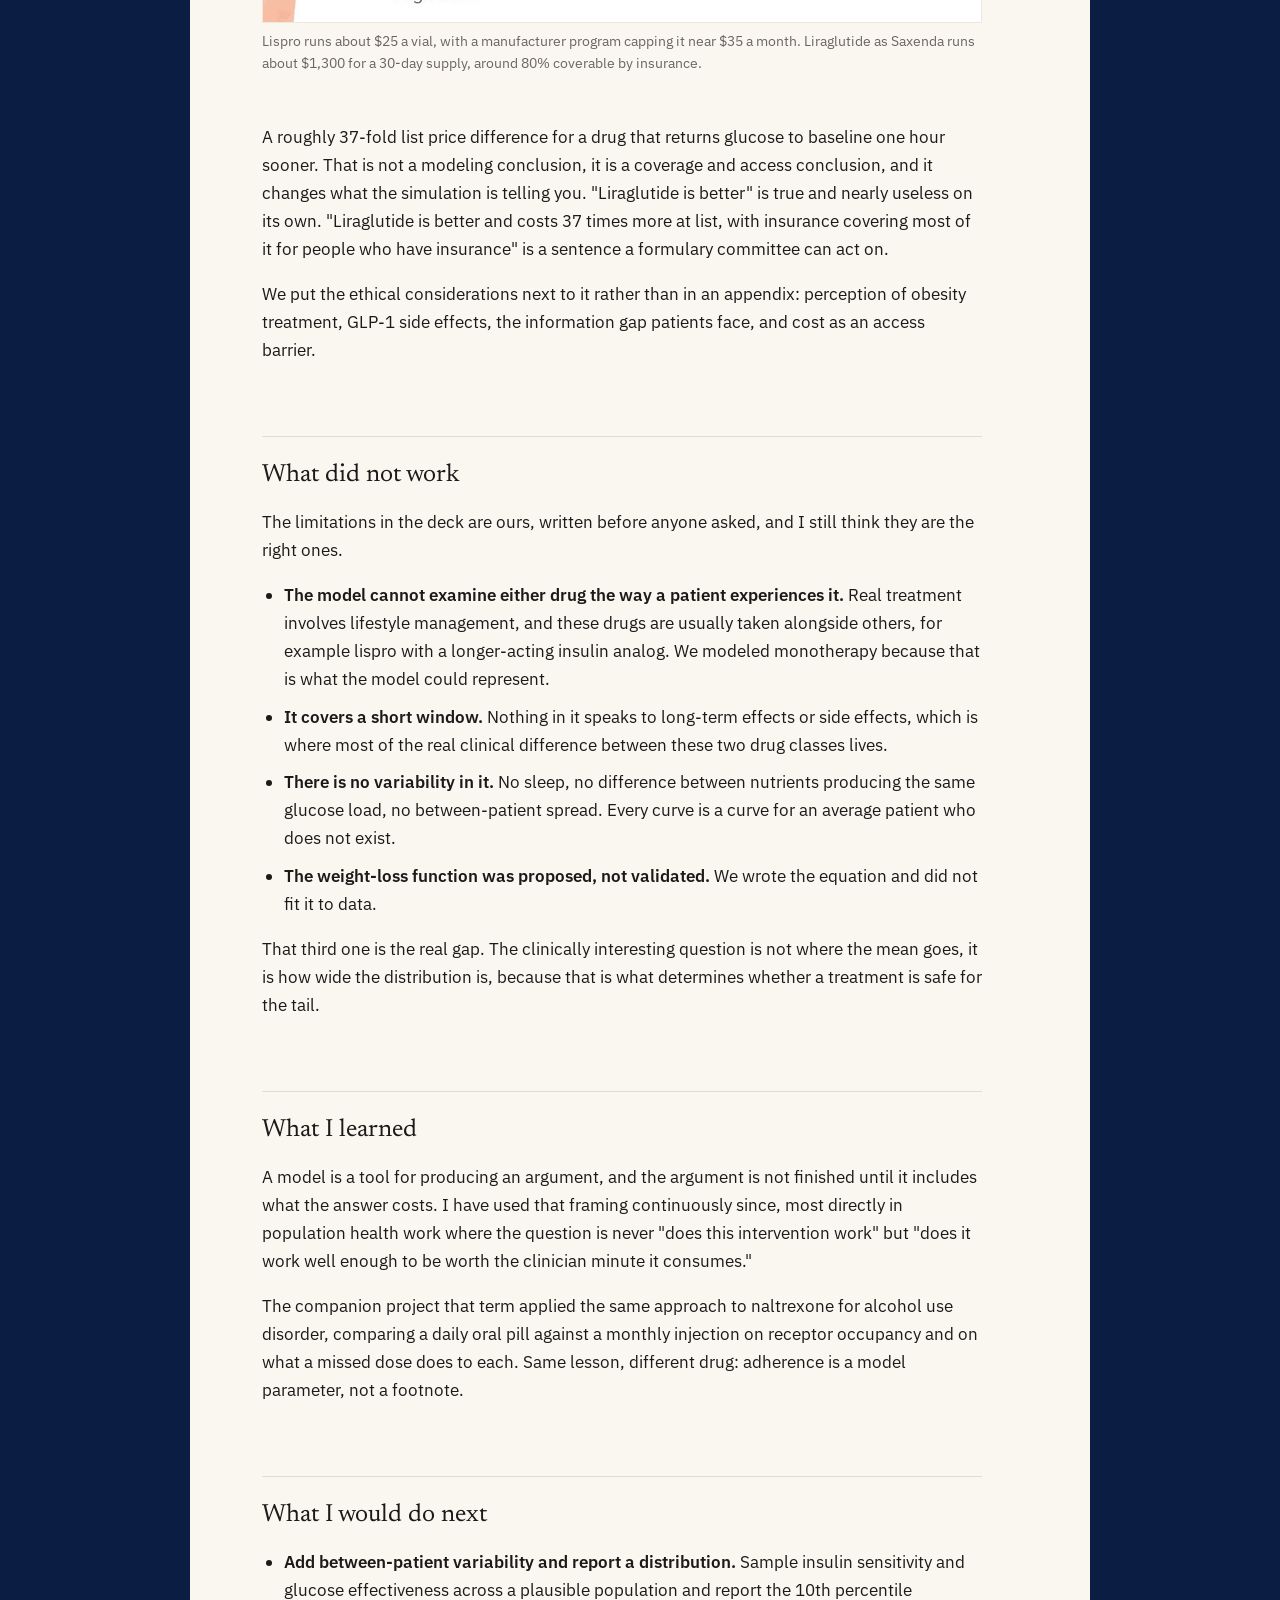
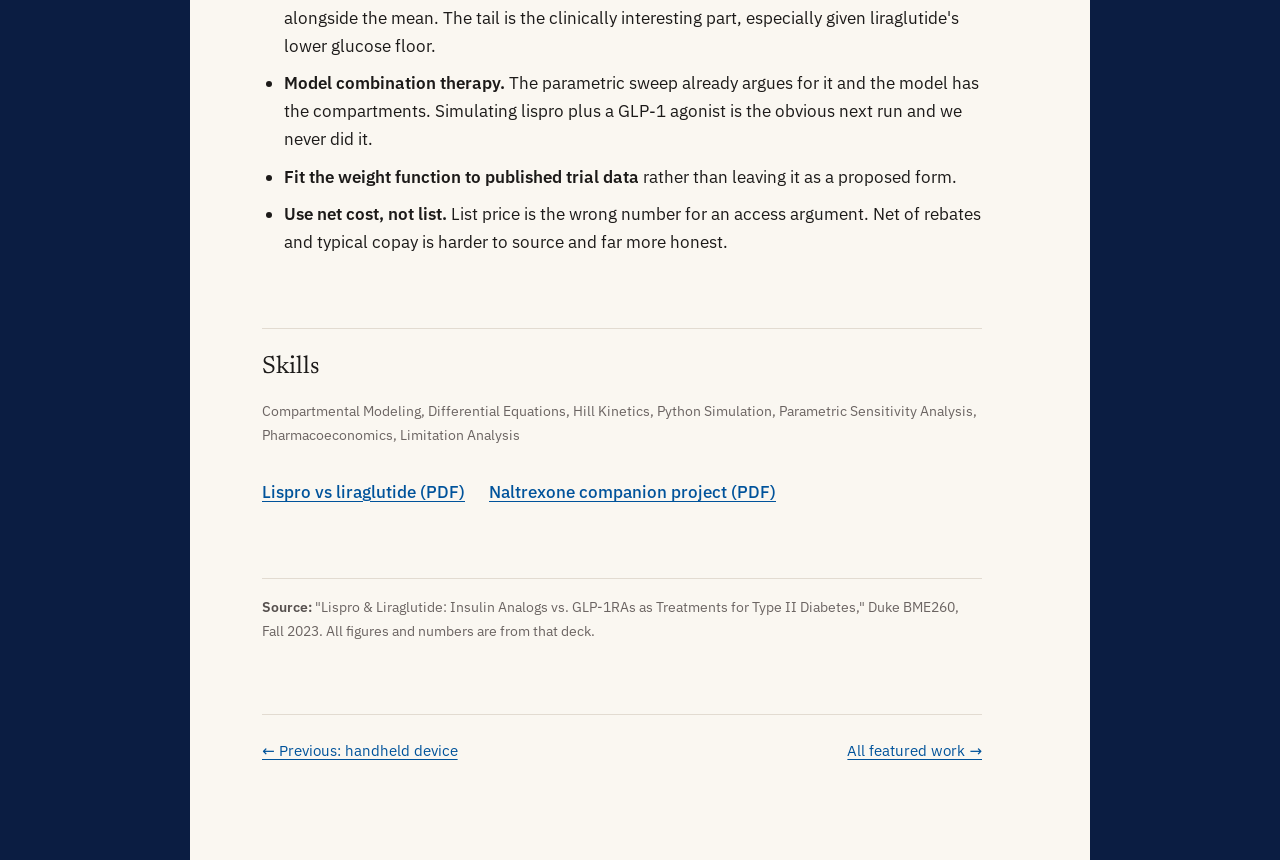
<file: projects/pkpd-modeling.html>
<!doctype html>
<html lang="en">
<head>
<meta charset="utf-8">
<meta name="viewport" content="width=device-width, initial-scale=1">
<title>Two diabetes drugs, simulated and then priced | Ishaan Mehrotra</title>
<meta name="description" content="Extending the Bergman minimal model with ADME compartments to compare insulin lispro against liraglutide in type 2 diabetes, then placing the cost of each treatment next to the simulated result.">
<meta name="theme-color" content="#0B1D42">
<meta property="og:type" content="article">
<meta property="og:title" content="Two diabetes drugs, simulated and then priced | Ishaan Mehrotra">
<meta property="og:description" content="Extending the Bergman minimal model with ADME compartments to compare insulin lispro against liraglutide in type 2 diabetes, then placing the cost of each treatment next to the simulated result.">
<meta property="og:image" content="../assets/img/pkpd-sims.jpg">
<meta name="twitter:card" content="summary_large_image">
<link rel="icon" href="../assets/favicon.svg">
<link rel="preload" href="../assets/fonts/newsreader-400.woff2" as="font" type="font/woff2" crossorigin>
<link rel="preload" href="../assets/fonts/ibm-plex-sans-400.woff2" as="font" type="font/woff2" crossorigin>
<link rel="stylesheet" href="../assets/style.css">
</head>
<body class="article">
<a class="skip" href="#main">Skip to content</a>

<header class="nav">
  <div class="nav__brand"><a href="../index.html">Ishaan Mehrotra</a></div>
  <nav aria-label="Sections">
    <ul class="nav__links">
      <li><a href="../index.html#about">About</a></li>
      <li><a href="../index.html#experience">Experience</a></li>
      <li><a href="../index.html#work">Work</a></li>
      <li><a href="../index.html#skills">Skills</a></li>
      <li><a href="../index.html#contact">Contact</a></li>
    </ul>
  </nav>
</header>

<main id="main" class="page">
  <p class="crumb"><a href="../index.html">Home</a> <span aria-hidden="true">/</span> <a href="../index.html#work">Featured work</a> <span aria-hidden="true">/</span> Pharmacokinetic modeling</p>

  <p class="eyebrow">Modeling and pharmacoeconomics</p>
  <h1>Two diabetes drugs, simulated and then priced</h1>
  <p class="lede">We added the compartments a standard glucose-insulin model was missing, simulated insulin lispro against the GLP-1 agonist liraglutide, and put the monthly cost of each drug next to the curve it produces.</p>

  <dl class="glance">
    <div><dt>Timeline</dt><dd>Fall 2023</dd></div>
    <div><dt>Context</dt><dd>BME260 Modeling Cellular &amp; Molecular Systems, Duke</dd></div>
    <div><dt>Team</dt><dd>5 students</dd></div>
    <div><dt>My role</dt><dd>One of five. The deck does not break out individual contributions</dd></div>
    <div><dt>Tools</dt><dd>Python, extended Bergman minimal model, ADME compartments, Hill kinetics, parametric sensitivity analysis</dd></div>
    <div class="wide"><dt>Headline outcome</dt><dd>Liraglutide returned glucose to baseline in 1 hour against lispro's 2 and 5 untreated, with a 28% peak reduction against lispro's 17%. It also costs roughly 37× more at list.</dd></div>
  </dl>

  <h2>The problem</h2>
  <p>Type 2 diabetes has two very different pharmacological answers. Insulin analogs like lispro replace the hormone directly. GLP-1 receptor agonists like liraglutide work further upstream, amplifying the body's own insulin response to food and slowing gastric emptying. Both lower blood glucose. They do it on different timescales, through different mechanisms, at wildly different prices.</p>
  <p>We wanted a comparison more informative than "both lower glucose," which meant building a model detailed enough that the difference in the <em>shape</em> of the response would show up rather than just the endpoints.</p>

  <h2>Why it is hard</h2>
  <p>The Bergman minimal model is the standard starting point for glucose-insulin dynamics, and it is minimal by design: glucose, insulin, insulin action. That is genuinely not enough to tell these two drugs apart, because the entire mechanism of a GLP-1 agonist lives in compartments the minimal model does not have. Run both drugs through Bergman and you get two curves that differ mostly in how you parameterized them, which tells you about your assumptions rather than about the drugs.</p>
  <p>The second difficulty is that the honest answer involves money, and pharmacokinetic models do not have a price term. A model that stops at "liraglutide produces a better curve" has answered a question nobody is actually deciding.</p>

  <h2>What we built</h2>
  <p>We extended the Bergman model with compartments for glucagon and for GLP-1, added absorption, distribution, metabolism and excretion compartments so the two drugs' different routes and timescales would be represented honestly, and used Hill kinetics for the saturating hormone interactions rather than linear terms. We simulated healthy and diabetic physiology separately, then layered each drug on top, with glucose infusions timed to represent meals across a 24-hour day.</p>

  <figure class="wide">
    <img src="../assets/img/pkpd-sims.jpg" alt="Four simulation panels: glucose infusion pulses over 24 hours, drug infusion profiles for lispro and liraglutide, glucose concentration curves for all three conditions, and active insulin curves." loading="lazy">
    <figcaption>The simulated day. Meals drive glucose spikes; the three conditions (no treatment, lispro, liraglutide) separate clearly in both peak height and recovery time.</figcaption>
  </figure>

  <h2>Results</h2>

  <figure>
    <img src="../assets/img/pkpd-results.jpg" alt="Comparative results: time to return to baseline, percentage reduction in peak glucose, and lowest glucose concentration for liraglutide, lispro and no treatment." loading="lazy">
    <figcaption>The comparison the extra compartments made possible.</figcaption>
  </figure>

  <ul class="tight">
    <li><strong>Time for glucose to return to baseline after a peak:</strong> liraglutide 1 hour, lispro 2 hours, no treatment 5 hours.</li>
    <li><strong>Reduction in peak glucose against no treatment:</strong> liraglutide 28%, lispro 17%.</li>
    <li><strong>Lowest glucose reached:</strong> liraglutide 2.5 mmol/L, lispro 3 mmol/L, no treatment 6 mmol/L.</li>
  </ul>

  <p>Liraglutide wins on every simulated axis. We ran a parametric sweep across glucose effectiveness and insulin sensitivity to understand why, and that produced the more interesting finding: GLP-1 agonists appear to enhance insulin sensitivity, while exogenous insulin can drive insulin resistance over time. Those point in opposite directions, which is a real argument for combination therapy rather than a straight choice.</p>

  <figure>
    <img src="../assets/img/pkpd-param.jpg" alt="Three-dimensional surface plot showing maximum glucose concentration as a function of fractional glucose effectiveness and fractional insulin sensitivity." loading="lazy">
    <figcaption>Parametric sweep over glucose effectiveness and insulin sensitivity. The combination-therapy argument comes from this surface, not from the single-drug comparison.</figcaption>
  </figure>

  <p>We also proposed an extension the course did not ask for: a weight term, dW/dt = α(CI − BMR(W) − EE(PA)), coupling caloric intake, basal metabolic rate as a function of body weight, and energy expenditure from activity. A GLP-1 agonist's appetite suppression feeds back into insulin sensitivity through body weight, so modeling the drug without modeling weight misses a loop that matters over months.</p>

  <h2>The part most modeling projects skip</h2>

  <figure>
    <img src="../assets/img/pkpd-cost.jpg" alt="Cost and ethics slide: lispro about $25 per vial with a $35 per month value program, liraglutide about $1300 for a 30-day supply with roughly 80% coverable by insurance, plus ethical considerations." loading="lazy">
    <figcaption>Lispro runs about $25 a vial, with a manufacturer program capping it near $35 a month. Liraglutide as Saxenda runs about $1,300 for a 30-day supply, around 80% coverable by insurance.</figcaption>
  </figure>

  <p>A roughly 37-fold list price difference for a drug that returns glucose to baseline one hour sooner. That is not a modeling conclusion, it is a coverage and access conclusion, and it changes what the simulation is telling you. "Liraglutide is better" is true and nearly useless on its own. "Liraglutide is better and costs 37 times more at list, with insurance covering most of it for people who have insurance" is a sentence a formulary committee can act on.</p>
  <p>We put the ethical considerations next to it rather than in an appendix: perception of obesity treatment, GLP-1 side effects, the information gap patients face, and cost as an access barrier.</p>

  <h2>What did not work</h2>
  <p>The limitations in the deck are ours, written before anyone asked, and I still think they are the right ones.</p>
  <ul class="tight">
    <li><strong>The model cannot examine either drug the way a patient experiences it.</strong> Real treatment involves lifestyle management, and these drugs are usually taken alongside others, for example lispro with a longer-acting insulin analog. We modeled monotherapy because that is what the model could represent.</li>
    <li><strong>It covers a short window.</strong> Nothing in it speaks to long-term effects or side effects, which is where most of the real clinical difference between these two drug classes lives.</li>
    <li><strong>There is no variability in it.</strong> No sleep, no difference between nutrients producing the same glucose load, no between-patient spread. Every curve is a curve for an average patient who does not exist.</li>
    <li><strong>The weight-loss function was proposed, not validated.</strong> We wrote the equation and did not fit it to data.</li>
  </ul>
  <p>That third one is the real gap. The clinically interesting question is not where the mean goes, it is how wide the distribution is, because that is what determines whether a treatment is safe for the tail.</p>

  <h2>What I learned</h2>
  <p>A model is a tool for producing an argument, and the argument is not finished until it includes what the answer costs. I have used that framing continuously since, most directly in population health work where the question is never "does this intervention work" but "does it work well enough to be worth the clinician minute it consumes."</p>
  <p>The companion project that term applied the same approach to naltrexone for alcohol use disorder, comparing a daily oral pill against a monthly injection on receptor occupancy and on what a missed dose does to each. Same lesson, different drug: adherence is a model parameter, not a footnote.</p>

  <h2>What I would do next</h2>
  <ul class="tight">
    <li><strong>Add between-patient variability and report a distribution.</strong> Sample insulin sensitivity and glucose effectiveness across a plausible population and report the 10th percentile alongside the mean. The tail is the clinically interesting part, especially given liraglutide's lower glucose floor.</li>
    <li><strong>Model combination therapy.</strong> The parametric sweep already argues for it and the model has the compartments. Simulating lispro plus a GLP-1 agonist is the obvious next run and we never did it.</li>
    <li><strong>Fit the weight function to published trial data</strong> rather than leaving it as a proposed form.</li>
    <li><strong>Use net cost, not list.</strong> List price is the wrong number for an access argument. Net of rebates and typical copay is harder to source and far more honest.</li>
  </ul>

  <h2>Skills</h2>
  <ul class="tags">
    <li>Compartmental Modeling</li><li>Differential Equations</li><li>Hill Kinetics</li><li>Python Simulation</li><li>Parametric Sensitivity Analysis</li><li>Pharmacoeconomics</li><li>Limitation Analysis</li>
  </ul>

  <div class="btnrow">
    <a class="btn btn--solid" href="../docs/pkpd-lispro-liraglutide.pdf">Lispro vs liraglutide (PDF)</a>
    <a class="btn" href="../docs/pkpd-naltrexone.pdf">Naltrexone companion project (PDF)</a>
  </div>

  <div class="sourcenote">
    <strong>Source:</strong> "Lispro &amp; Liraglutide: Insulin Analogs vs. GLP-1RAs as Treatments for Type II Diabetes," Duke BME260, Fall 2023. All figures and numbers are from that deck.
  </div>

  <nav class="pagenav" aria-label="More case studies">
    <a href="handheld-device.html">&#8592; Previous: handheld device</a>
    <a href="../index.html#work">All featured work &#8594;</a>
  </nav>
</main>
</body>
</html>
</file>
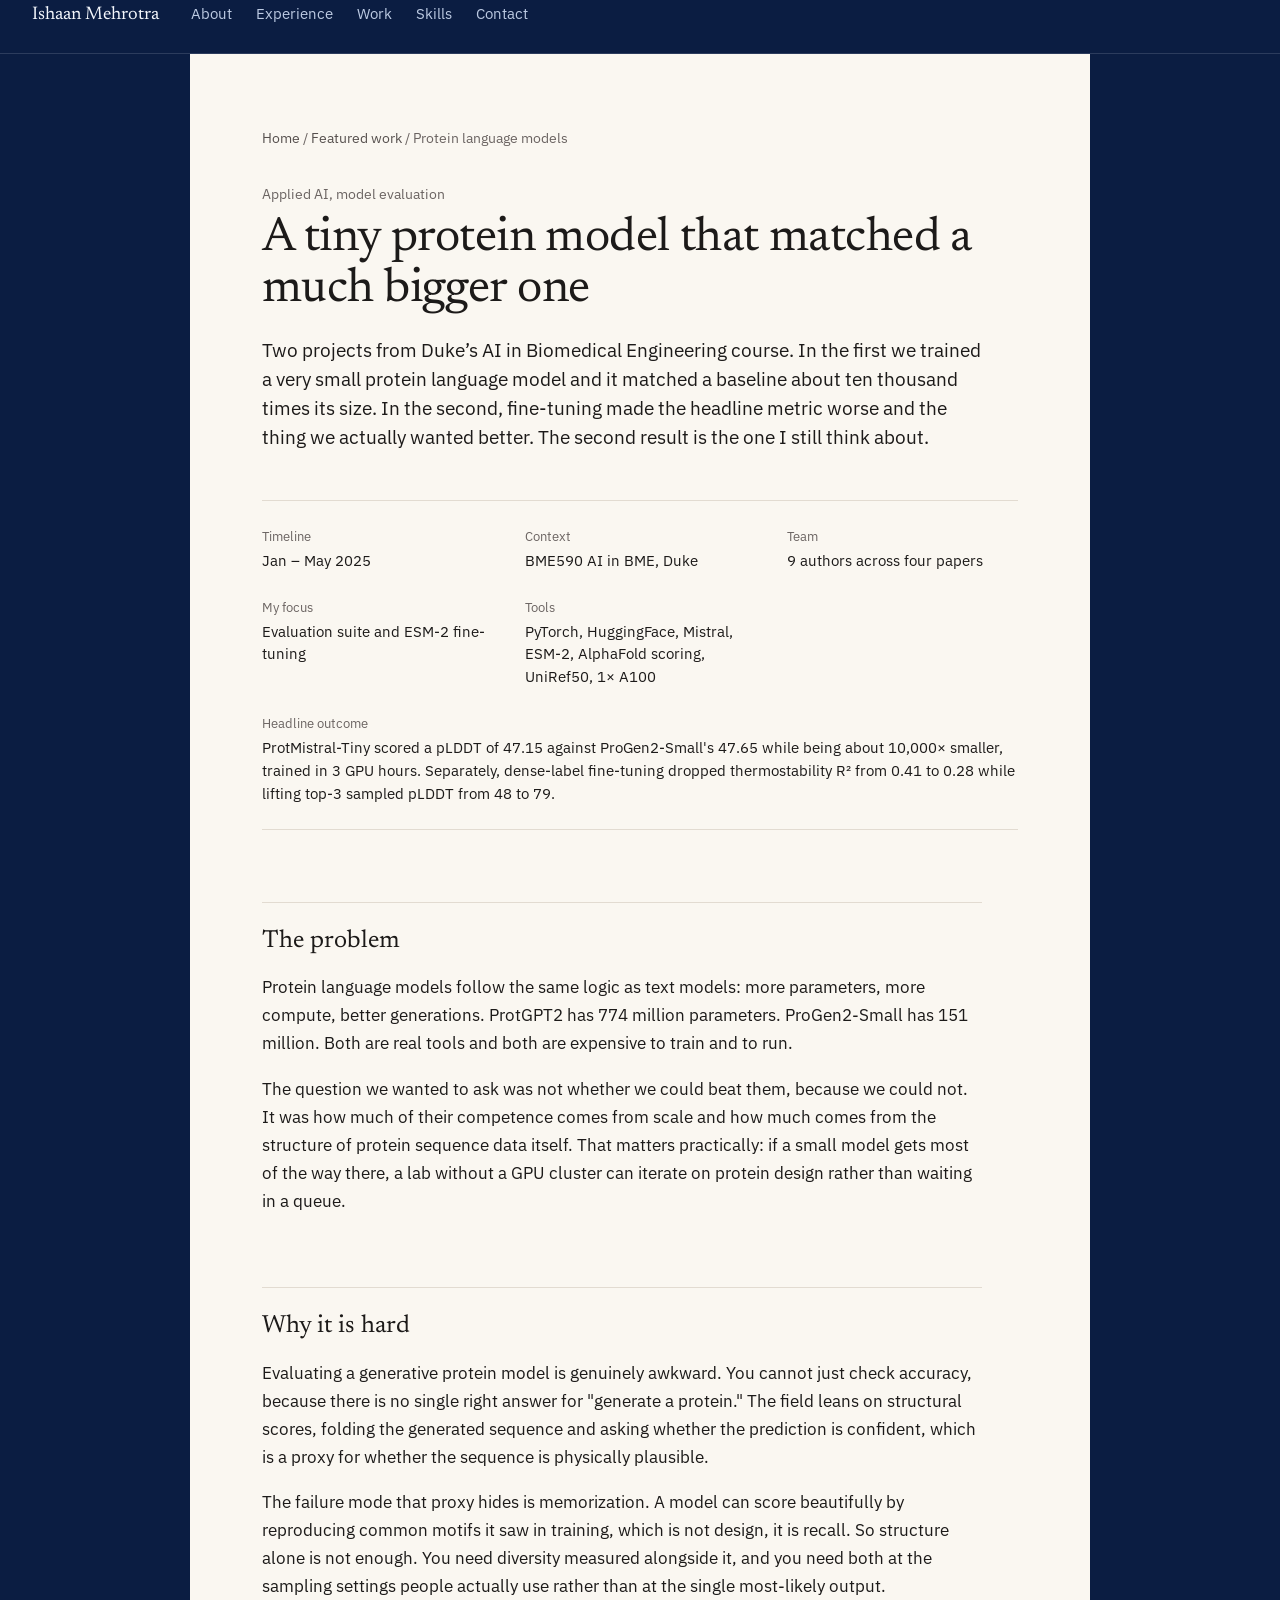
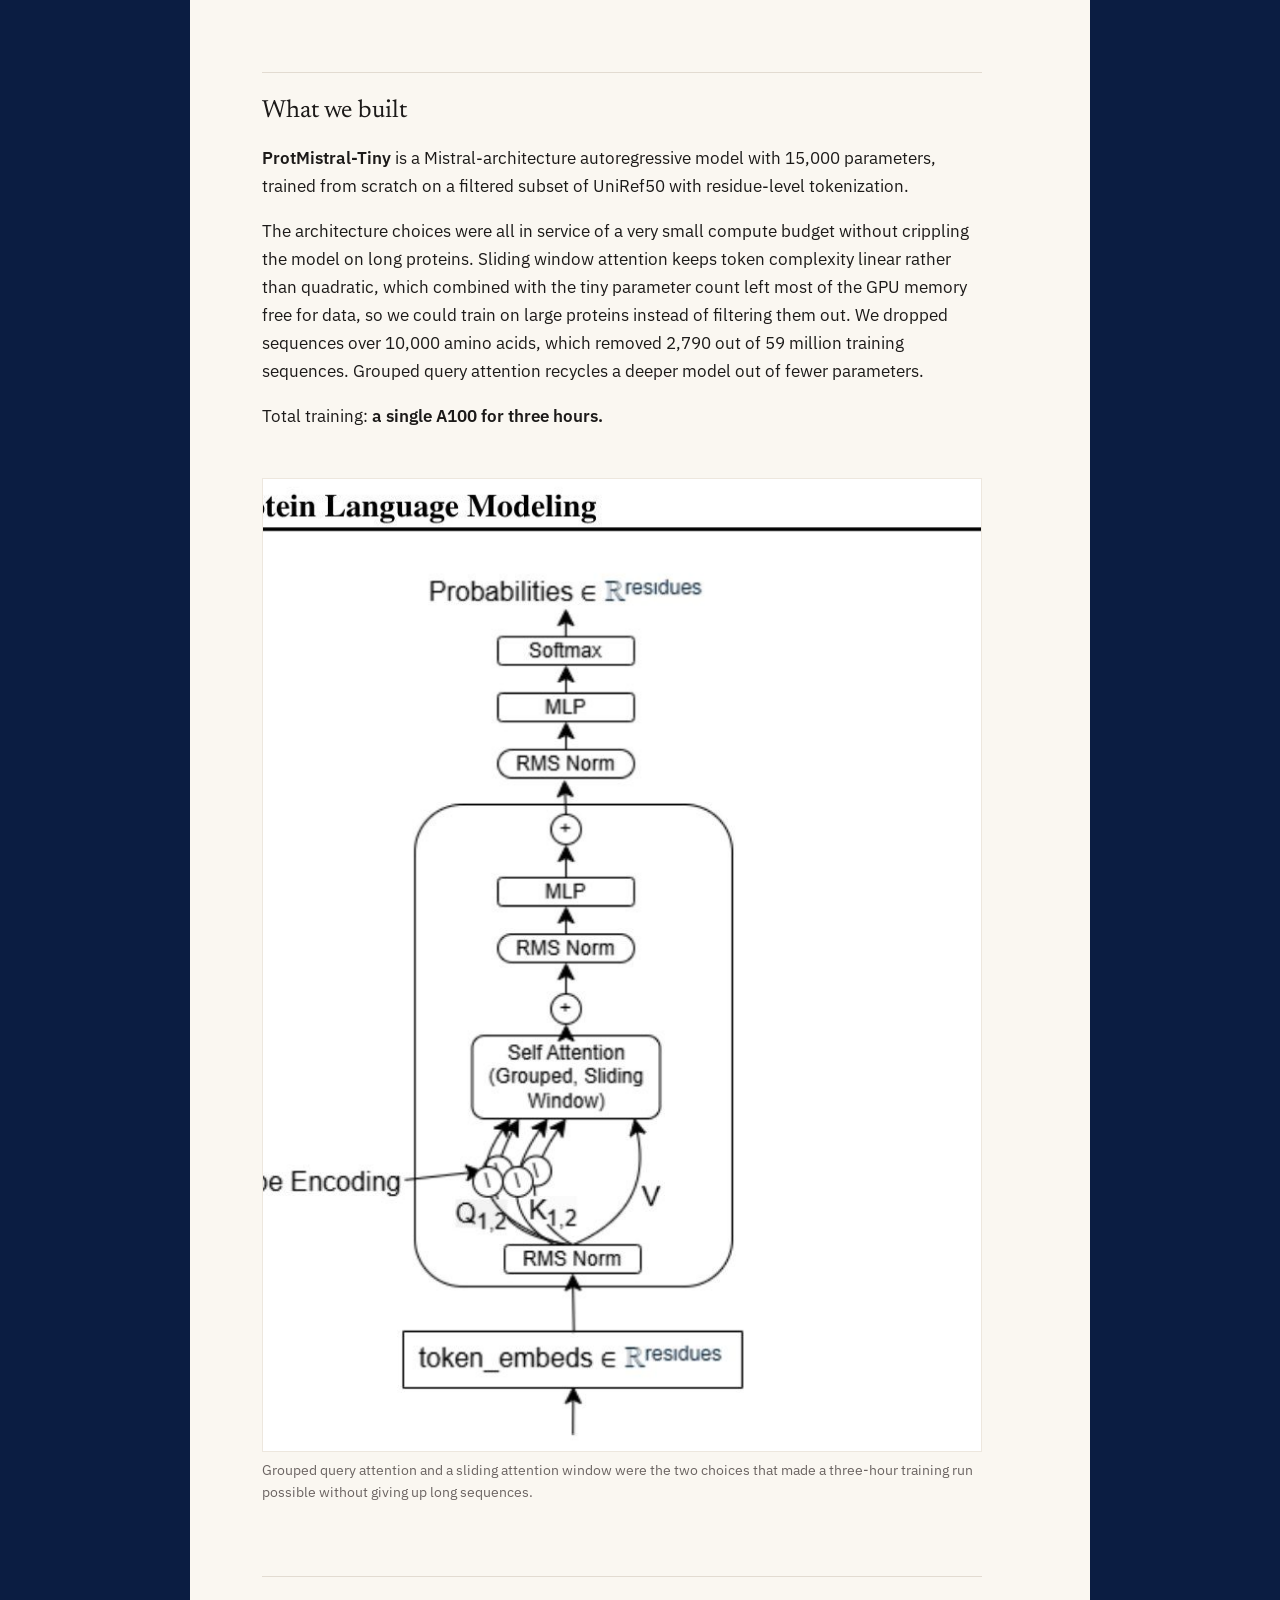
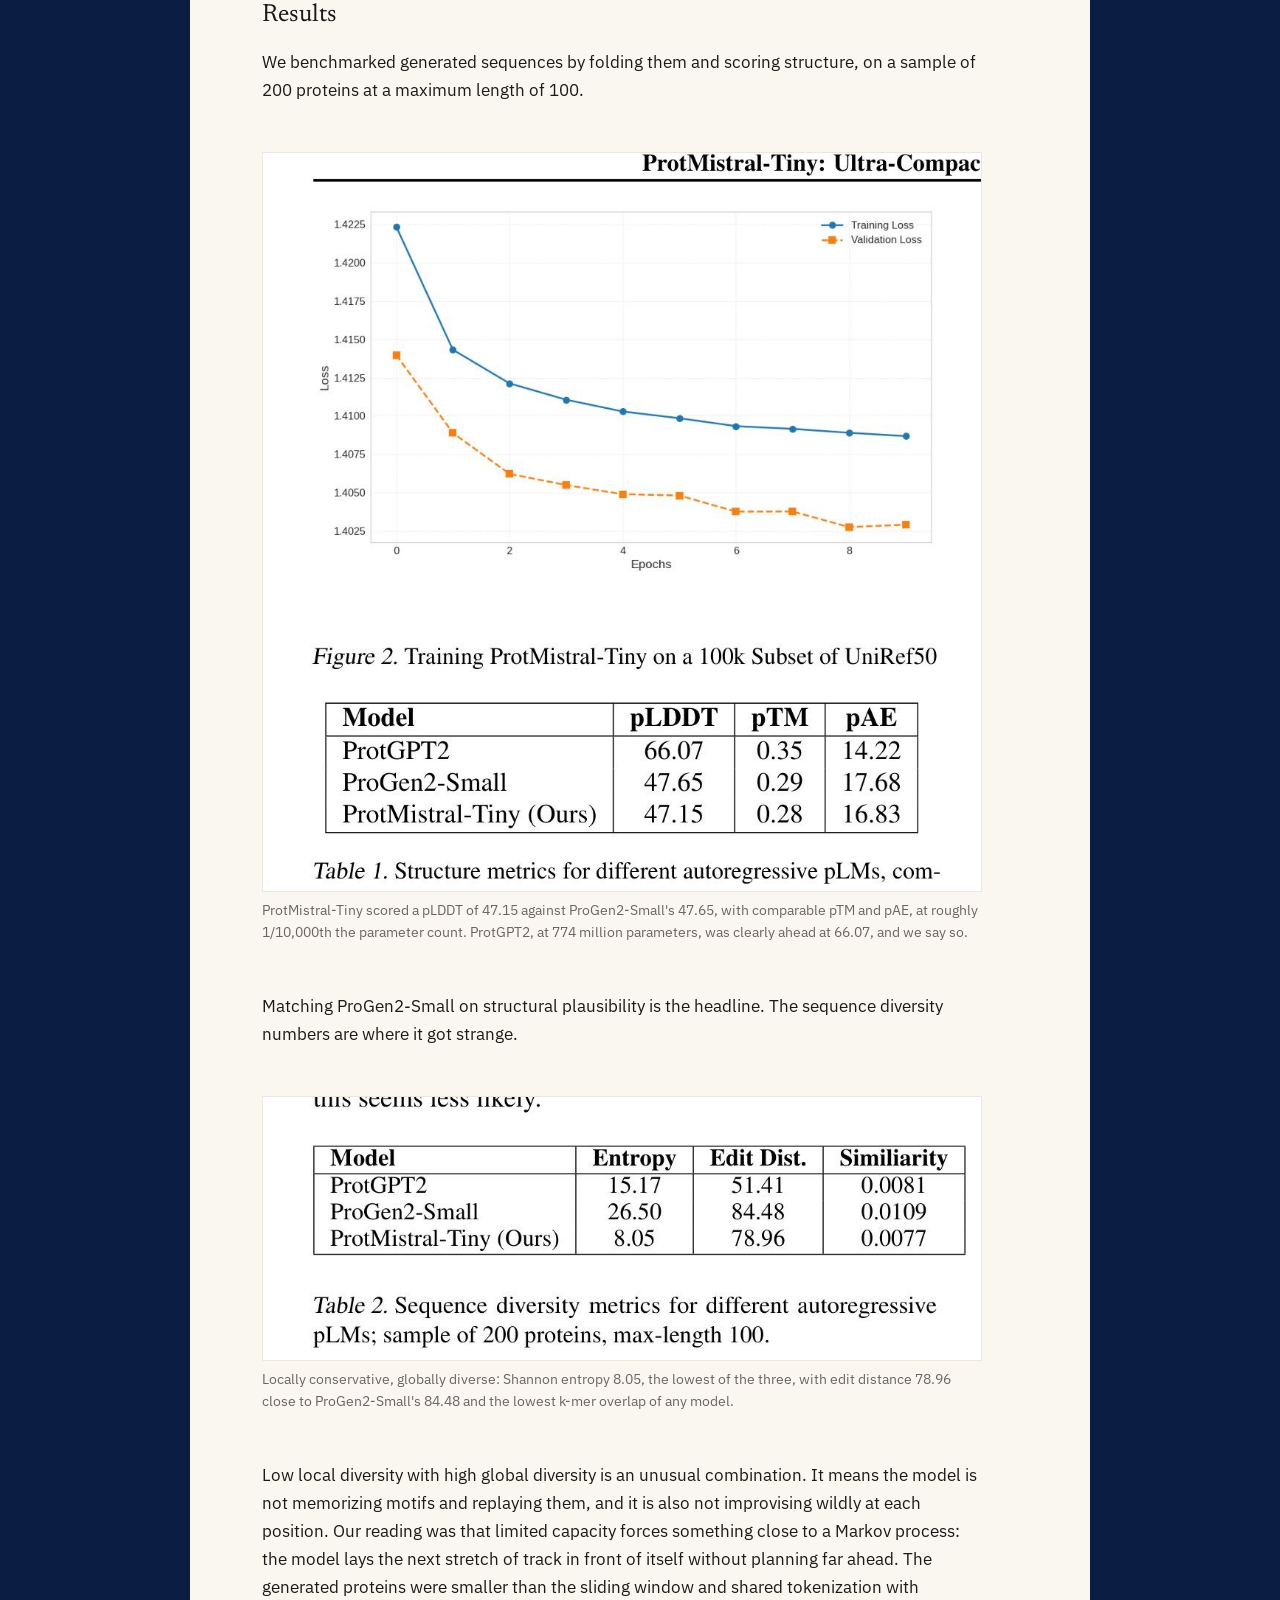
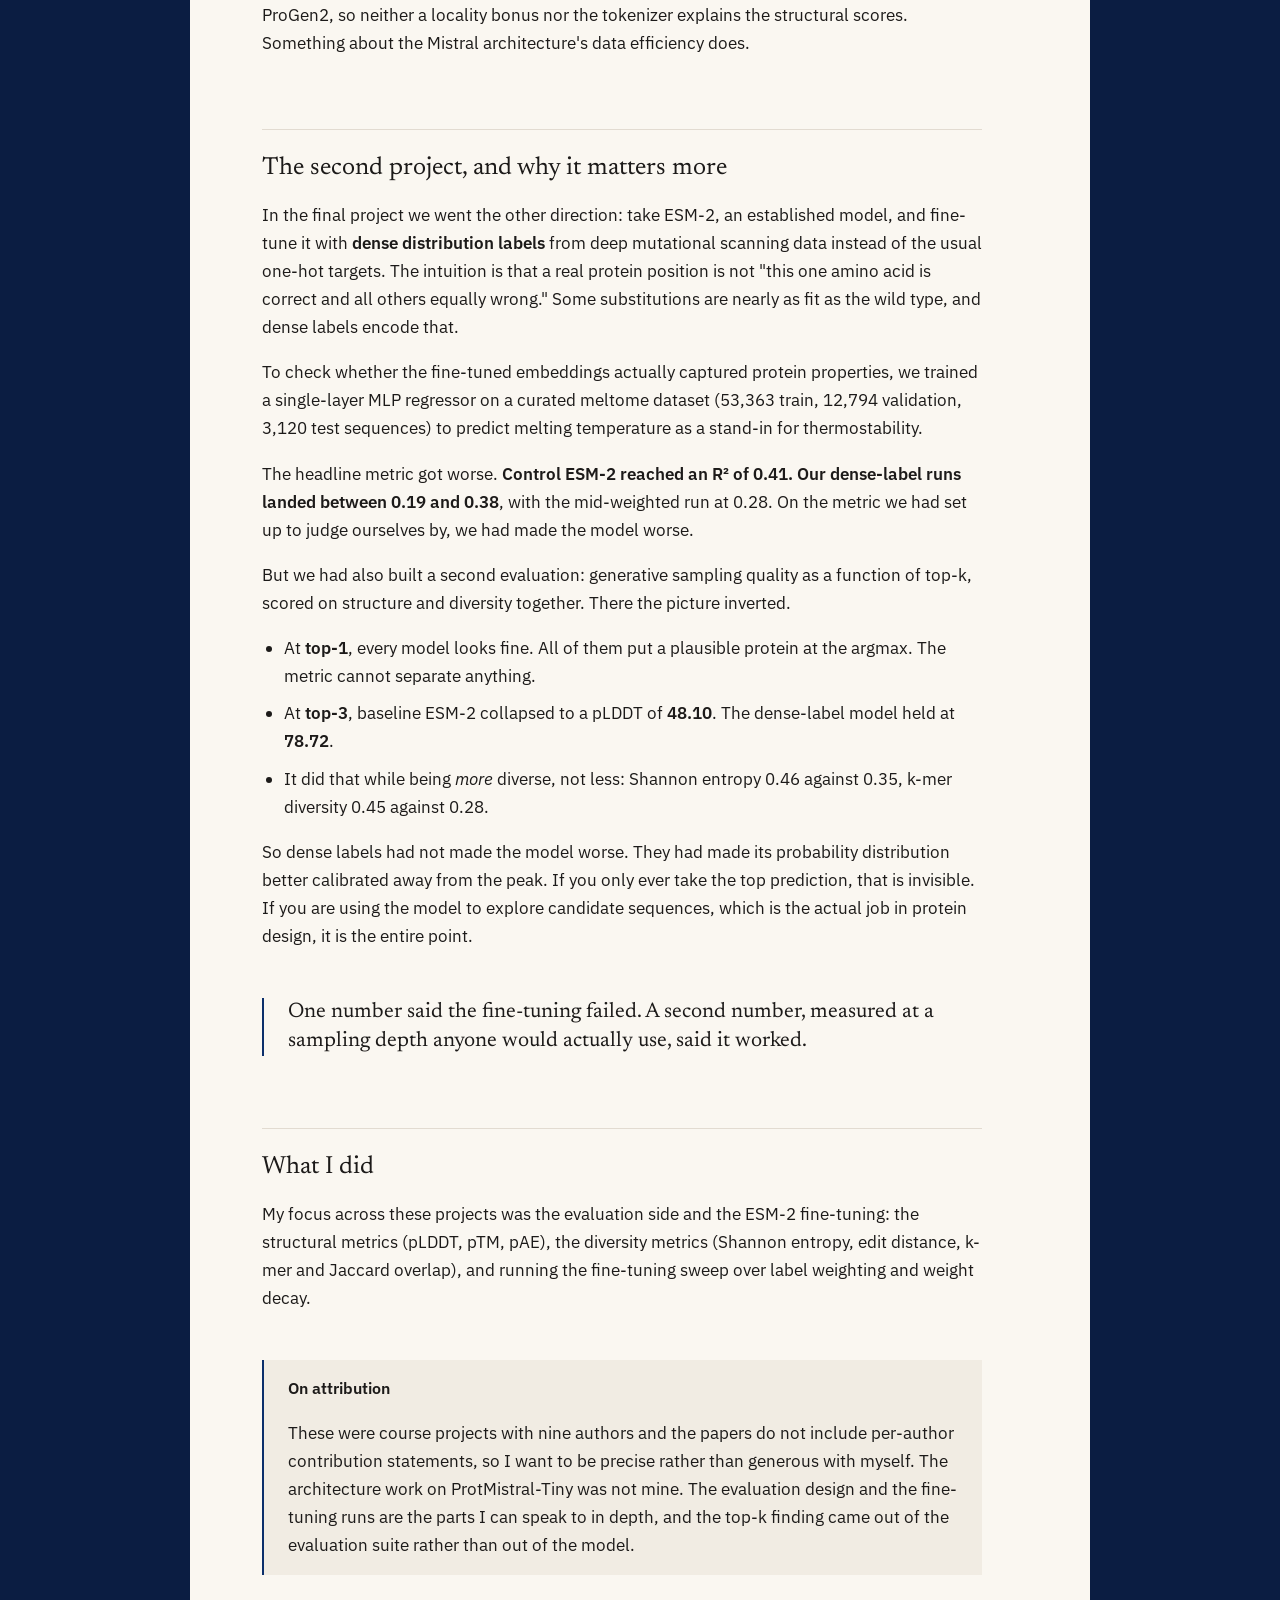
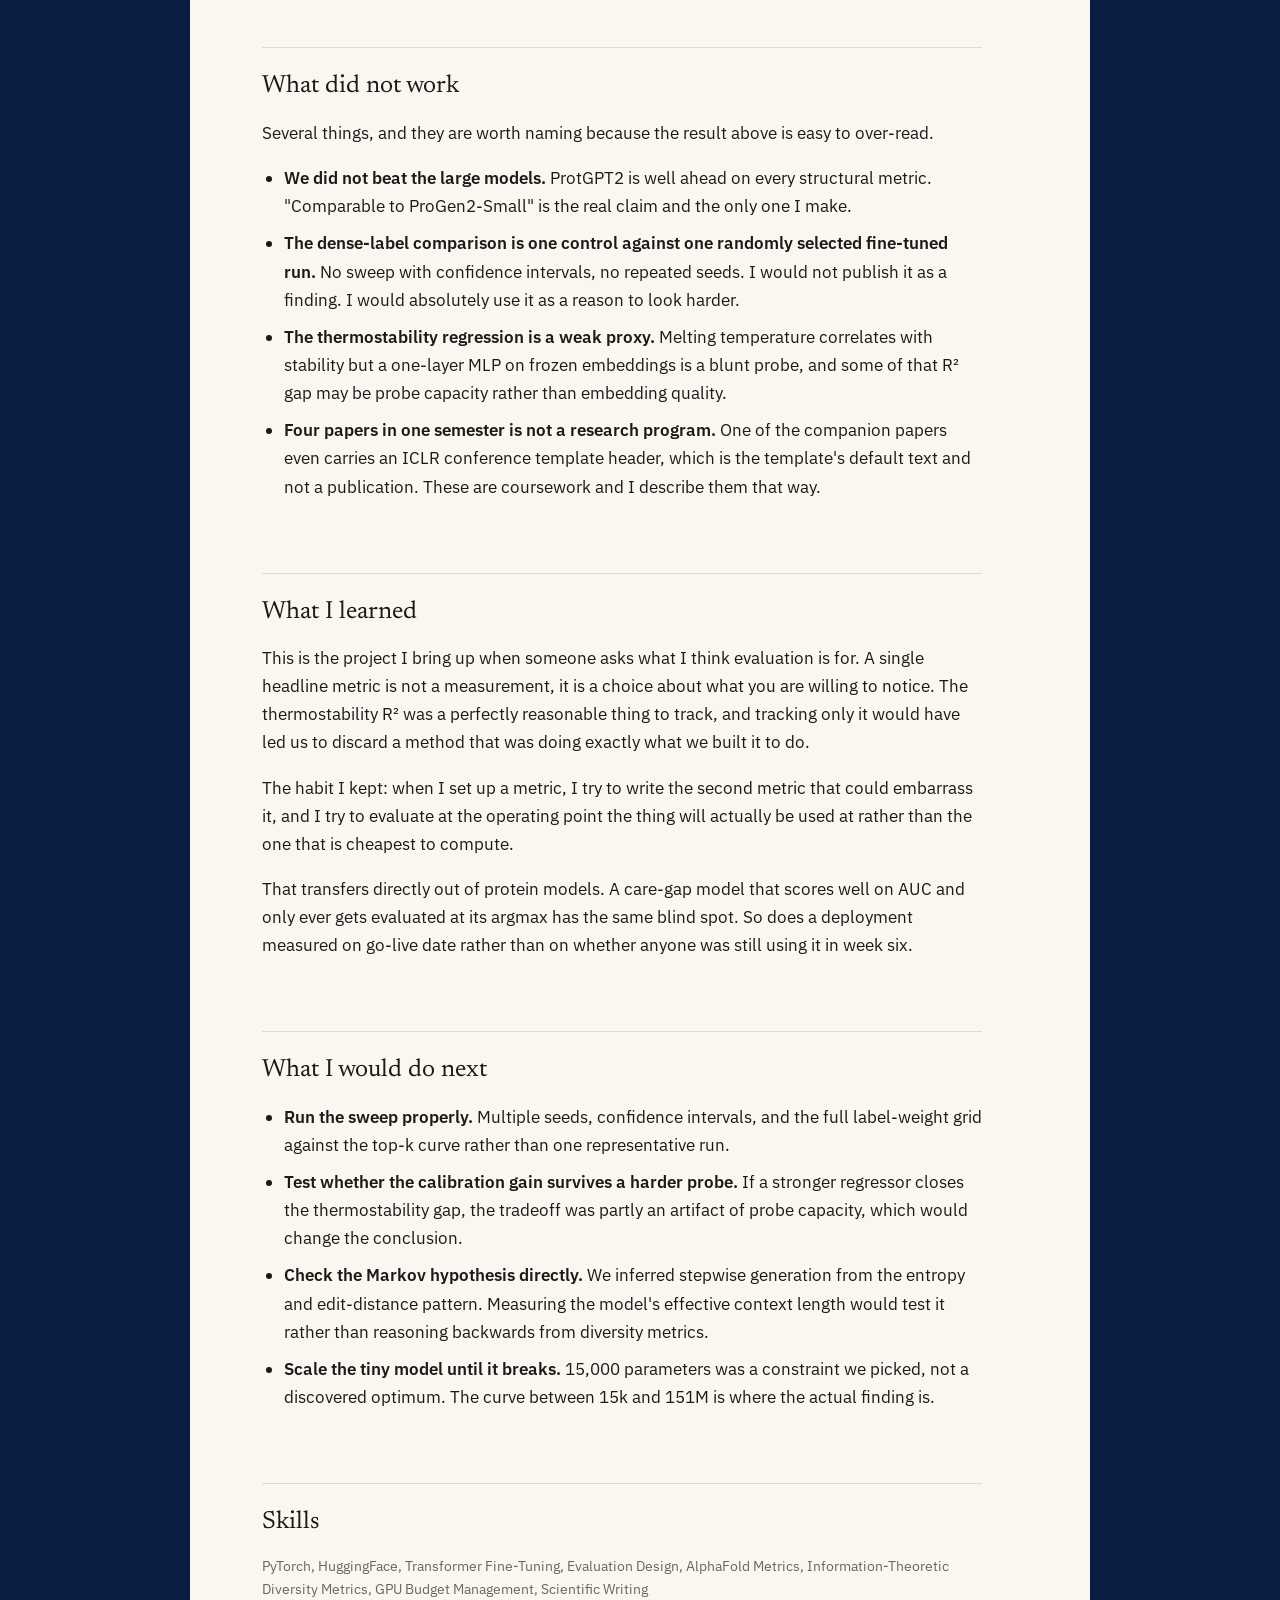
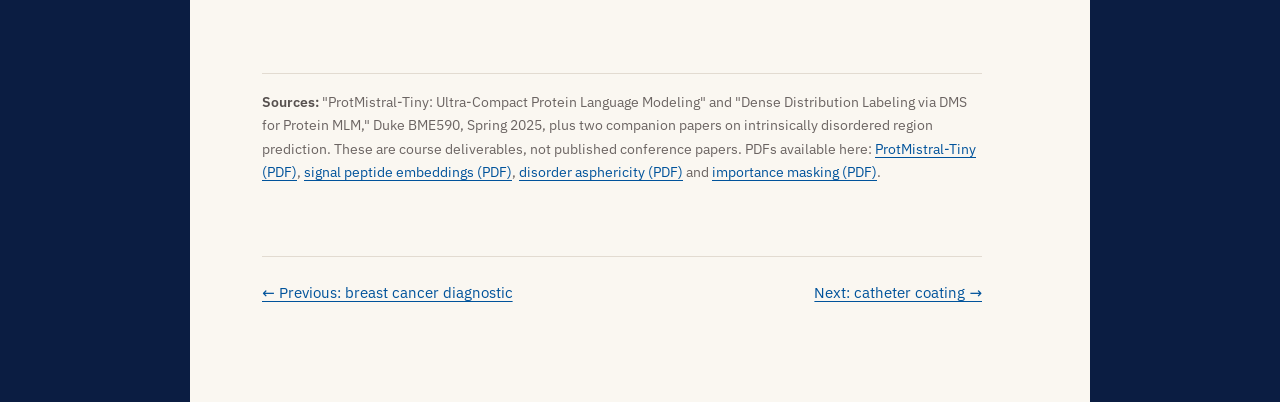
<file: projects/protein-language-models.html>
<!doctype html>
<html lang="en">
<head>
<meta charset="utf-8">
<meta name="viewport" content="width=device-width, initial-scale=1">
<title>A tiny protein model that matched a much bigger one | Ishaan Mehrotra</title>
<meta name="description" content="Training a protein language model 10,000 times smaller than its baseline in three A100 hours, and the evaluation suite that exposed a tradeoff the headline metric was hiding.">
<meta name="theme-color" content="#0B1D42">
<meta property="og:type" content="article">
<meta property="og:title" content="A tiny protein model that matched a much bigger one | Ishaan Mehrotra">
<meta property="og:description" content="Training a protein language model 10,000 times smaller than its baseline in three A100 hours, and the evaluation suite that exposed a tradeoff the headline metric was hiding.">
<meta property="og:image" content="../assets/img/card-plm.jpg">
<meta name="twitter:card" content="summary_large_image">
<link rel="icon" href="../assets/favicon.svg">
<link rel="preload" href="../assets/fonts/newsreader-400.woff2" as="font" type="font/woff2" crossorigin>
<link rel="preload" href="../assets/fonts/ibm-plex-sans-400.woff2" as="font" type="font/woff2" crossorigin>
<link rel="stylesheet" href="../assets/style.css">
</head>
<body class="article">
<a class="skip" href="#main">Skip to content</a>

<header class="nav">
  <div class="nav__brand"><a href="../index.html">Ishaan Mehrotra</a></div>
  <nav aria-label="Sections">
    <ul class="nav__links">
      <li><a href="../index.html#about">About</a></li>
      <li><a href="../index.html#experience">Experience</a></li>
      <li><a href="../index.html#work">Work</a></li>
      <li><a href="../index.html#skills">Skills</a></li>
      <li><a href="../index.html#contact">Contact</a></li>
    </ul>
  </nav>
</header>

<main id="main" class="page">
  <p class="crumb"><a href="../index.html">Home</a> <span aria-hidden="true">/</span> <a href="../index.html#work">Featured work</a> <span aria-hidden="true">/</span> Protein language models</p>

  <p class="eyebrow">Applied AI, model evaluation</p>
  <h1>A tiny protein model that matched a much bigger one</h1>
  <p class="lede">Two projects from Duke&#8217;s AI in Biomedical Engineering course. In the first we trained a very small protein language model and it matched a baseline about ten thousand times its size. In the second, fine-tuning made the headline metric worse and the thing we actually wanted better. The second result is the one I still think about.</p>

  <dl class="glance">
    <div><dt>Timeline</dt><dd>Jan – May 2025</dd></div>
    <div><dt>Context</dt><dd>BME590 AI in BME, Duke</dd></div>
    <div><dt>Team</dt><dd>9 authors across four papers</dd></div>
    <div><dt>My focus</dt><dd>Evaluation suite and ESM-2 fine-tuning</dd></div>
    <div><dt>Tools</dt><dd>PyTorch, HuggingFace, Mistral, ESM-2, AlphaFold scoring, UniRef50, 1× A100</dd></div>
    <div class="wide"><dt>Headline outcome</dt><dd>ProtMistral-Tiny scored a pLDDT of 47.15 against ProGen2-Small's 47.65 while being about 10,000× smaller, trained in 3 GPU hours. Separately, dense-label fine-tuning dropped thermostability R² from 0.41 to 0.28 while lifting top-3 sampled pLDDT from 48 to 79.</dd></div>
  </dl>

  <h2>The problem</h2>
  <p>Protein language models follow the same logic as text models: more parameters, more compute, better generations. ProtGPT2 has 774 million parameters. ProGen2-Small has 151 million. Both are real tools and both are expensive to train and to run.</p>
  <p>The question we wanted to ask was not whether we could beat them, because we could not. It was how much of their competence comes from scale and how much comes from the structure of protein sequence data itself. That matters practically: if a small model gets most of the way there, a lab without a GPU cluster can iterate on protein design rather than waiting in a queue.</p>

  <h2>Why it is hard</h2>
  <p>Evaluating a generative protein model is genuinely awkward. You cannot just check accuracy, because there is no single right answer for "generate a protein." The field leans on structural scores, folding the generated sequence and asking whether the prediction is confident, which is a proxy for whether the sequence is physically plausible.</p>
  <p>The failure mode that proxy hides is memorization. A model can score beautifully by reproducing common motifs it saw in training, which is not design, it is recall. So structure alone is not enough. You need diversity measured alongside it, and you need both at the sampling settings people actually use rather than at the single most-likely output.</p>

  <h2>What we built</h2>
  <p><strong>ProtMistral-Tiny</strong> is a Mistral-architecture autoregressive model with 15,000 parameters, trained from scratch on a filtered subset of UniRef50 with residue-level tokenization.</p>
  <p>The architecture choices were all in service of a very small compute budget without crippling the model on long proteins. Sliding window attention keeps token complexity linear rather than quadratic, which combined with the tiny parameter count left most of the GPU memory free for data, so we could train on large proteins instead of filtering them out. We dropped sequences over 10,000 amino acids, which removed 2,790 out of 59 million training sequences. Grouped query attention recycles a deeper model out of fewer parameters.</p>
  <p>Total training: <strong>a single A100 for three hours.</strong></p>

  <figure>
    <img src="../assets/img/plm-architecture.jpg" alt="Diagram of the ProtMistral-Tiny architecture showing token embeddings, rope encoding, grouped sliding-window self-attention, RMS norm layers, an MLP, and a softmax over residues." loading="lazy">
    <figcaption>Grouped query attention and a sliding attention window were the two choices that made a three-hour training run possible without giving up long sequences.</figcaption>
  </figure>

  <h2>Results</h2>
  <p>We benchmarked generated sequences by folding them and scoring structure, on a sample of 200 proteins at a maximum length of 100.</p>

  <figure>
    <img src="../assets/img/plm-results.jpg" alt="Training and validation loss curve over ten epochs, and a table of structure metrics: ProtGPT2 pLDDT 66.07, ProGen2-Small 47.65, ProtMistral-Tiny 47.15." loading="lazy">
    <figcaption>ProtMistral-Tiny scored a pLDDT of 47.15 against ProGen2-Small's 47.65, with comparable pTM and pAE, at roughly 1/10,000th the parameter count. ProtGPT2, at 774 million parameters, was clearly ahead at 66.07, and we say so.</figcaption>
  </figure>

  <p>Matching ProGen2-Small on structural plausibility is the headline. The sequence diversity numbers are where it got strange.</p>

  <figure>
    <img src="../assets/img/plm-diversity.jpg" alt="Table of sequence diversity metrics: Shannon entropy 15.17 for ProtGPT2, 26.50 for ProGen2-Small, 8.05 for ProtMistral-Tiny; edit distance 51.41, 84.48, 78.96; Jaccard similarity 0.0081, 0.0109, 0.0077." loading="lazy">
    <figcaption>Locally conservative, globally diverse: Shannon entropy 8.05, the lowest of the three, with edit distance 78.96 close to ProGen2-Small's 84.48 and the lowest k-mer overlap of any model.</figcaption>
  </figure>

  <p>Low local diversity with high global diversity is an unusual combination. It means the model is not memorizing motifs and replaying them, and it is also not improvising wildly at each position. Our reading was that limited capacity forces something close to a Markov process: the model lays the next stretch of track in front of itself without planning far ahead. The generated proteins were smaller than the sliding window and shared tokenization with ProGen2, so neither a locality bonus nor the tokenizer explains the structural scores. Something about the Mistral architecture's data efficiency does.</p>

  <h2>The second project, and why it matters more</h2>
  <p>In the final project we went the other direction: take ESM-2, an established model, and fine-tune it with <strong>dense distribution labels</strong> from deep mutational scanning data instead of the usual one-hot targets. The intuition is that a real protein position is not "this one amino acid is correct and all others equally wrong." Some substitutions are nearly as fit as the wild type, and dense labels encode that.</p>
  <p>To check whether the fine-tuned embeddings actually captured protein properties, we trained a single-layer MLP regressor on a curated meltome dataset (53,363 train, 12,794 validation, 3,120 test sequences) to predict melting temperature as a stand-in for thermostability.</p>
  <p>The headline metric got worse. <strong>Control ESM-2 reached an R² of 0.41. Our dense-label runs landed between 0.19 and 0.38</strong>, with the mid-weighted run at 0.28. On the metric we had set up to judge ourselves by, we had made the model worse.</p>
  <p>But we had also built a second evaluation: generative sampling quality as a function of top-k, scored on structure and diversity together. There the picture inverted.</p>
  <ul class="tight">
    <li>At <strong>top-1</strong>, every model looks fine. All of them put a plausible protein at the argmax. The metric cannot separate anything.</li>
    <li>At <strong>top-3</strong>, baseline ESM-2 collapsed to a pLDDT of <strong>48.10</strong>. The dense-label model held at <strong>78.72</strong>.</li>
    <li>It did that while being <em>more</em> diverse, not less: Shannon entropy 0.46 against 0.35, k-mer diversity 0.45 against 0.28.</li>
  </ul>
  <p>So dense labels had not made the model worse. They had made its probability distribution better calibrated away from the peak. If you only ever take the top prediction, that is invisible. If you are using the model to explore candidate sequences, which is the actual job in protein design, it is the entire point.</p>

  <blockquote class="pull">
    <p>One number said the fine-tuning failed. A second number, measured at a sampling depth anyone would actually use, said it worked.</p>
  </blockquote>

  <h2>What I did</h2>
  <p>My focus across these projects was the evaluation side and the ESM-2 fine-tuning: the structural metrics (pLDDT, pTM, pAE), the diversity metrics (Shannon entropy, edit distance, k-mer and Jaccard overlap), and running the fine-tuning sweep over label weighting and weight decay.</p>
  <div class="callout">
    <h3>On attribution</h3>
    <p>These were course projects with nine authors and the papers do not include per-author contribution statements, so I want to be precise rather than generous with myself. The architecture work on ProtMistral-Tiny was not mine. The evaluation design and the fine-tuning runs are the parts I can speak to in depth, and the top-k finding came out of the evaluation suite rather than out of the model.</p>
  </div>

  <h2>What did not work</h2>
  <p>Several things, and they are worth naming because the result above is easy to over-read.</p>
  <ul class="tight">
    <li><strong>We did not beat the large models.</strong> ProtGPT2 is well ahead on every structural metric. "Comparable to ProGen2-Small" is the real claim and the only one I make.</li>
    <li><strong>The dense-label comparison is one control against one randomly selected fine-tuned run.</strong> No sweep with confidence intervals, no repeated seeds. I would not publish it as a finding. I would absolutely use it as a reason to look harder.</li>
    <li><strong>The thermostability regression is a weak proxy.</strong> Melting temperature correlates with stability but a one-layer MLP on frozen embeddings is a blunt probe, and some of that R² gap may be probe capacity rather than embedding quality.</li>
    <li><strong>Four papers in one semester is not a research program.</strong> One of the companion papers even carries an ICLR conference template header, which is the template's default text and not a publication. These are coursework and I describe them that way.</li>
  </ul>

  <h2>What I learned</h2>
  <p>This is the project I bring up when someone asks what I think evaluation is for. A single headline metric is not a measurement, it is a choice about what you are willing to notice. The thermostability R² was a perfectly reasonable thing to track, and tracking only it would have led us to discard a method that was doing exactly what we built it to do.</p>
  <p>The habit I kept: when I set up a metric, I try to write the second metric that could embarrass it, and I try to evaluate at the operating point the thing will actually be used at rather than the one that is cheapest to compute.</p>
  <p>That transfers directly out of protein models. A care-gap model that scores well on AUC and only ever gets evaluated at its argmax has the same blind spot. So does a deployment measured on go-live date rather than on whether anyone was still using it in week six.</p>

  <h2>What I would do next</h2>
  <ul class="tight">
    <li><strong>Run the sweep properly.</strong> Multiple seeds, confidence intervals, and the full label-weight grid against the top-k curve rather than one representative run.</li>
    <li><strong>Test whether the calibration gain survives a harder probe.</strong> If a stronger regressor closes the thermostability gap, the tradeoff was partly an artifact of probe capacity, which would change the conclusion.</li>
    <li><strong>Check the Markov hypothesis directly.</strong> We inferred stepwise generation from the entropy and edit-distance pattern. Measuring the model's effective context length would test it rather than reasoning backwards from diversity metrics.</li>
    <li><strong>Scale the tiny model until it breaks.</strong> 15,000 parameters was a constraint we picked, not a discovered optimum. The curve between 15k and 151M is where the actual finding is.</li>
  </ul>

  <h2>Skills</h2>
  <ul class="tags">
    <li>PyTorch</li><li>HuggingFace</li><li>Transformer Fine-Tuning</li><li>Evaluation Design</li><li>AlphaFold Metrics</li><li>Information-Theoretic Diversity Metrics</li><li>GPU Budget Management</li><li>Scientific Writing</li>
  </ul>

  <div class="sourcenote">
    <strong>Sources:</strong> "ProtMistral-Tiny: Ultra-Compact Protein Language Modeling" and "Dense Distribution Labeling via DMS for Protein MLM," Duke BME590, Spring 2025, plus two companion papers on intrinsically disordered region prediction. These are course deliverables, not published conference papers. PDFs available here: <a href="../docs/protmistral-tiny-manuscript.pdf">ProtMistral-Tiny (PDF)</a>, <a href="../docs/bme590-signal-peptide-embeddings.pdf">signal peptide embeddings (PDF)</a>, <a href="../docs/bme590-disorder-asphericity.pdf">disorder asphericity (PDF)</a> and <a href="../docs/bme590-importance-masking.pdf">importance masking (PDF)</a>.
  </div>

  <nav class="pagenav" aria-label="More case studies">
    <a href="mirna-diagnostic.html">&#8592; Previous: breast cancer diagnostic</a>
    <a href="cauti-coating.html">Next: catheter coating &#8594;</a>
  </nav>
</main>
</body>
</html>
</file>
<file: assets/style.css>
/* ============================================================
   Ishaan Mehrotra — portfolio

   1  Fonts
   2  Tokens
   3  Base
   4  Nav and page shell
   5  Home page sections
   6  Case study pages
   7  Responsive
   8  Print

   Two numbers that have to stay in step: the nav is 54px tall on desktop
   and ~84px on mobile, and .sec scroll-margin-top is 70px / 92px so an
   anchored heading never lands underneath it.
   ============================================================ */

/* ---------- 1. Fonts ---------- */
/* Newsreader for headings, IBM Plex Sans for everything else. Served from
   assets/fonts/ rather than Google Fonts: one less third party, nothing to
   fail on a locked-down network, and the real faces render offline. */

@font-face{font-family:"Newsreader";src:url("fonts/newsreader-400.woff2")format("woff2");
  font-weight:400;font-style:normal;font-display:swap}
@font-face{font-family:"Newsreader";src:url("fonts/newsreader-400-italic.woff2")format("woff2");
  font-weight:400;font-style:italic;font-display:swap}

@font-face{font-family:"IBM Plex Sans";src:url("fonts/ibm-plex-sans-400.woff2")format("woff2");
  font-weight:400;font-style:normal;font-display:swap}
@font-face{font-family:"IBM Plex Sans";src:url("fonts/ibm-plex-sans-400-italic.woff2")format("woff2");
  font-weight:400;font-style:italic;font-display:swap}
@font-face{font-family:"IBM Plex Sans";src:url("fonts/ibm-plex-sans-500.woff2")format("woff2");
  font-weight:500;font-style:normal;font-display:swap}
@font-face{font-family:"IBM Plex Sans";src:url("fonts/ibm-plex-sans-600.woff2")format("woff2");
  font-weight:600;font-style:normal;font-display:swap}


/* ---------- 2. Tokens ---------- */

:root {
  /* One flat navy. No gradient: a single field reads as a margin around a
     printed page rather than as a UI surface. */
  --navy:      #0B1D42;
  --navy-deep: #07142F;
  --navy-ink:  #0B2F6B;   /* navy as type, on paper */

  --paper:  #FAF7F1;
  --cream:  #F1ECE3;

  --ink:   #1C1A19;
  --ink-2: #56504E;
  --ink-3: #6B6462;

  --link:     #00539B;
  --link-hot: #15497E;

  --on-navy:     #F4F7FC;
  --on-navy-dim: #BCCAE2;

  --border:      #E2DBD1;
  --border-soft: #EDE7DE;

  --display: "Newsreader", "Iowan Old Style", "Palatino Linotype", Georgia, "Times New Roman", serif;
  --sans: "IBM Plex Sans", ui-sans-serif, system-ui, -apple-system, "Segoe UI", Roboto, "Helvetica Neue", Arial, sans-serif;

  --s1: 4px;  --s2: 8px;  --s3: 12px; --s4: 16px;
  --s5: 24px; --s6: 32px; --s7: 48px; --s8: 72px; --s9: 96px;

  --maxw: 720px;
  --ease: cubic-bezier(.22,.7,.3,1);
}

/* ---------- 3. Base ---------- */

* { box-sizing: border-box; }

html { -webkit-text-size-adjust: 100%; scroll-behavior: smooth; }
@media (prefers-reduced-motion: reduce) { html { scroll-behavior: auto; } }

body {
  margin: 0;
  min-height: 100vh;
  background: var(--navy);
  color: var(--ink);
  font-family: var(--sans);
  font-size: 17px;
  line-height: 1.65;
  -webkit-font-smoothing: antialiased;
}

a { color: var(--link); text-decoration-thickness: 1px; text-underline-offset: 3px; }
a:hover { color: var(--link-hot); }

:focus-visible { outline: 2.5px solid var(--link); outline-offset: 2px; }

.skip {
  position: absolute; left: -9999px; top: 0; z-index: 999;
  background: var(--paper); color: var(--ink);
  padding: 10px 18px; font-weight: 600; font-size: 15px;
}
.skip:focus { left: 10px; top: 10px; }

.muted { color: var(--ink-2); }
.small { font-size: .9rem; }

/* ---------- 4. Nav and page shell ---------- */

.nav {
  position: sticky; top: 0; z-index: 60;
  display: flex; align-items: baseline; gap: var(--s6);
  padding: 0 var(--s6); height: 54px;
  background: var(--navy);
  border-bottom: 1px solid rgba(244,247,252,.14);
  color: var(--on-navy);
}
.nav__brand { font-family: var(--display); font-size: 1.14rem; white-space: nowrap; }
.nav__brand a { color: var(--on-navy); text-decoration: none; }
.nav__brand a:hover { color: #fff; }
.nav__links {
  display: flex; gap: var(--s5); list-style: none;
  margin: 0; padding: 0; flex-wrap: wrap;
}
.nav__links a {
  display: block; padding: 2px 0; text-decoration: none;
  font-size: 14.5px; color: var(--on-navy-dim);
  transition: color .16s var(--ease);
}
.nav__links a:hover { color: #fff; }
/* Active section: a rule under the word. No pill, no second accent colour. */
.nav__links a[aria-current="true"] { color: #fff; box-shadow: inset 0 -2px 0 0 #fff; }

/* The page sits in the navy like a sheet of paper on a desk: square corners,
   no shadow, no rounding. The navy only shows at the left and right margins. */
.sheet {
  max-width: 1080px; margin: 0 auto;
  background: var(--paper); color: var(--ink);
}

.sec { padding: var(--s8); border-top: 1px solid var(--border); scroll-margin-top: 70px; }
.sec:first-child { border-top: 0; }
.sec__head { margin: 0 0 var(--s6); }
.sec h2 {
  font-family: var(--display); font-weight: 400;
  font-size: clamp(1.55rem, 3vw, 2.1rem); line-height: 1.14; letter-spacing: -.01em;
  margin: 0; color: var(--ink);
}
.sec h2 + p { margin: var(--s3) 0 0; color: var(--ink-2); max-width: 62ch; }

/* ---------- 5. Home page sections ---------- */

/* ----- hero ----- */
.hero { display: grid; grid-template-columns: 1.25fr .9fr; gap: var(--s7); align-items: start; }
.hero h1 {
  font-family: var(--display); font-weight: 400;
  font-size: clamp(2.6rem, 5.5vw, 4.1rem); line-height: 1.02; letter-spacing: -.015em;
  margin: 0 0 var(--s4);
}
.hero__tag {
  font-size: clamp(1.1rem, 2vw, 1.26rem); line-height: 1.5;
  margin: 0 0 var(--s5); max-width: 46ch; color: var(--ink);
}
.hero p { color: var(--ink-2); margin: 0 0 var(--s4); max-width: 56ch; }
.hero__photo img { width: 100%; height: auto; display: block; }

/* Plain text links, spaced. Buttons with borders and a fill were doing the
   work that an underline does. */
.linkrow {
  display: flex; flex-wrap: wrap; gap: var(--s2) var(--s5);
  margin: var(--s6) 0 0; padding: 0; list-style: none;
}
.linkrow a { color: var(--link); font-weight: 500; }
.linkrow a:hover { color: var(--link-hot); }

/* ----- image bands ----- */
.band { margin: 0; background: var(--navy-deep); }
.band img { width: 100%; height: 100%; max-height: 300px; object-fit: cover; display: block; }
/* Caption under the picture rather than inside a dark scrim over it. */
.band figcaption {
  padding: var(--s3) var(--s8); background: var(--paper);
  color: var(--ink-3); font-size: .86rem;
}

/* ----- education ----- */
.edu { display: flex; gap: var(--s6); align-items: flex-start; flex-wrap: wrap; }
.edu__seal { flex: none; width: 104px; }
.edu__seal img { width: 100%; height: auto; display: block; }
.edu__body { flex: 1; min-width: 260px; }
.edu__body h3 { margin: 0 0 1px; font-size: 1.05rem; font-weight: 600; }
.edu__body p { margin: 0 0 var(--s4); color: var(--ink-2); font-size: .95rem; }

/* ----- experience and leadership ----- */
.roles { list-style: none; margin: 0; padding: 0; }
.roles > li { padding: 0 0 var(--s6); margin: 0 0 var(--s6); border-bottom: 1px solid var(--border-soft); }
.roles > li:last-child { border-bottom: 0; padding-bottom: 0; margin-bottom: 0; }
.role__top { display: flex; flex-wrap: wrap; align-items: baseline; gap: var(--s2) var(--s4); }
.role__title { font-weight: 600; font-size: 1.08rem; color: var(--ink); }
.role__when { font-size: .88rem; color: var(--ink-3); margin-left: auto; white-space: nowrap; }
/* Ink, not navy: blue non-link text beside real links reads as a dead link. */
.role__org { color: var(--ink); font-weight: 500; font-size: .96rem; margin: 0 0 var(--s3); }
.roles ul { margin: 0 0 var(--s3); padding-left: 20px; list-style: disc; }
.roles li li, .roles ul li { margin: 0 0 .5em; color: var(--ink-2); font-size: .96rem; }
.roles .taglist { padding-left: 0; list-style: none; }

/* Skill lists read as a sentence, not as a row of pills. The comma comes
   from CSS so the markup stays a list for screen readers. */
.taglist { display: block; margin: 0; padding: 0; list-style: none; font-size: .89rem; color: var(--ink-3); }
.taglist li { display: inline; }
.taglist li::after { content: ", "; }
.taglist li:last-child::after { content: ""; }

/* ----- featured work ----- */
.work { list-style: none; margin: 0; padding: 0; }
.work > li { border-top: 1px solid var(--border-soft); }
.work > li:first-child { border-top: 0; }
/* The first project runs wide, the rest are rows. Six identical tiles is the
   shape a template makes; a lead item and a list is the shape an editor makes. */
.work a {
  display: grid; grid-template-columns: 300px 1fr; gap: var(--s6); align-items: start;
  padding: var(--s6) 0; text-decoration: none; color: inherit;
}
.work > li:first-child a { padding-top: 0; }
.work__lead a { grid-template-columns: 1fr; gap: var(--s5); }

/* No fixed aspect box. These are real figures out of the papers, so they get
   their own proportions and the whole thing shows: a 16:9 crop was cutting
   the axis labels and half the legend off every one. The varying heights are
   the point, not a defect. */
.work__img { display: block; background: #fff; border: 1px solid var(--border-soft); align-self: start; }
.work__img img { width: 100%; height: auto; display: block; }
.work__lead .work__img { max-width: 660px; }
.work__txt { display: block; }
.work__t {
  display: block;
  font-family: var(--display); font-weight: 400; font-size: 1.5rem; line-height: 1.18;
  margin: 0 0 var(--s3); color: var(--ink);
  transition: color .16s var(--ease);
}
.work__lead .work__t { font-size: 1.85rem; }
.work a:hover .work__t { color: var(--navy-ink); }
.work__d { display: block; margin: 0 0 var(--s3); color: var(--ink-2); font-size: .98rem; }
.work__note { display: block; margin: 0; color: var(--ink-3); font-size: .9rem; }
.work__go { display: inline-block; margin-top: var(--s4); color: var(--link); font-size: .93rem; }
.work a:hover .work__go { color: var(--link-hot); text-decoration: underline; }

/* ----- publication ----- */
.pub { max-width: 780px; }
.pub h3 { margin: 0 0 var(--s2); font-family: var(--display); font-weight: 400; font-size: 1.4rem; line-height: 1.22; }
.pub h3 a { color: var(--ink); text-decoration-color: var(--border); }
.pub h3 a:hover { color: var(--link); text-decoration-color: currentColor; }
.pub__meta { font-size: .9rem; color: var(--ink-3); line-height: 1.6; margin: 0 0 var(--s5); }
.pub__meta strong { color: var(--ink); }
.pub > p { margin: 0 0 var(--s4); }
.pub .callout { margin: var(--s5) 0; }

/* ----- skills ----- */
.skills { display: grid; grid-template-columns: repeat(2, minmax(0,1fr)); gap: var(--s5) var(--s7); }
.skillgroup h3 { font-size: .96rem; font-weight: 600; color: var(--ink); margin: 0 0 var(--s1); }

/* ----- photo grid ----- */
.photos { display: grid; grid-template-columns: repeat(2, 1fr); gap: var(--s5); }
.photos figure { margin: 0; }
.photos img {
  /* height:auto is load-bearing. The width/height attributes on the <img>
     land as presentational hints, and a non-auto height makes the browser
     ignore aspect-ratio entirely, so the photos render stretched. */
  width: 100%; height: auto; aspect-ratio: 4/3; object-fit: cover; display: block;
}
.photos figcaption { font-size: .86rem; color: var(--ink-3); margin-top: var(--s2); }

/* ----- archive ----- */
.archive__group { margin: 0 0 var(--s6); }
.archive__group:last-child { margin-bottom: 0; }
.archive__group > h3 { margin: 0 0 var(--s2); font-size: .96rem; font-weight: 600; color: var(--ink); }
.archive__item { padding: var(--s4) 0; border-top: 1px solid var(--border-soft); }
.archive__item strong { font-weight: 600; display: block; color: var(--ink); }
.archive__meta { font-size: .86rem; color: var(--ink-3); }
.archive__item p { margin: 2px 0 0; font-size: .94rem; color: var(--ink-2); }

/* ----- contact ----- */
.sec--contact { background: var(--cream); }
.sec--contact p { max-width: 54ch; color: var(--ink-2); }
.footnote {
  margin: var(--s8) 0 0; padding-top: var(--s4); border-top: 1px solid var(--border);
  font-size: .88rem; color: var(--ink-3);
}

/* ---------- 6. Case study pages ---------- */

body.article { background: var(--navy); }
.page {
  max-width: 900px; margin: 0 auto;
  background: var(--paper); color: var(--ink);
  padding: var(--s8) var(--s8) var(--s9);
}
/* Flush left, not centred in the measure. Headings set margin:x 0 and so
   lost the auto margins, which left them 18px off every paragraph. */
.page > * { max-width: var(--maxw); }

.crumb { font-size: .9rem; margin: 0 0 var(--s6); color: var(--ink-3); }
.crumb a { color: var(--ink-2); text-decoration: none; }
.crumb a:hover { color: var(--link); text-decoration: underline; }

.eyebrow { font-size: .9rem; color: var(--ink-3); margin: 0 0 var(--s2); }

.page h1 {
  font-family: var(--display); font-weight: 400;
  font-size: clamp(2rem, 4.6vw, 3rem); line-height: 1.08; letter-spacing: -.012em;
  margin: 0 0 var(--s4); color: var(--ink);
}
.page .lede { font-size: 1.16rem; line-height: 1.56; color: var(--ink); margin-bottom: var(--s7); }

.page h2 {
  font-family: var(--display); font-weight: 400; font-size: 1.55rem; line-height: 1.2;
  color: var(--ink);
  border-top: 1px solid var(--border); padding-top: var(--s5);
  margin: var(--s8) 0 var(--s4);
}
.page h3 { font-size: 1.04rem; margin: var(--s6) 0 var(--s3); font-weight: 600; }

/* at a glance */
.glance {
  display: grid; grid-template-columns: repeat(auto-fit, minmax(186px, 1fr));
  gap: var(--s5) var(--s6);
  border-top: 1px solid var(--border); border-bottom: 1px solid var(--border);
  padding: var(--s5) 0; margin: 0 0 var(--s7); max-width: 100%;
}
.glance > div { background: none; padding: 0; }
.glance dt { font-size: .84rem; color: var(--ink-3); margin: 0 0 2px; }
.glance dd { margin: 0; font-size: .95rem; line-height: 1.5; color: var(--ink); hyphens: auto; }
.glance .wide { grid-column: 1 / -1; }

/* Scoped to .page on purpose: the home page's full-bleed photo bands are
   figures too, and an unscoped rule clamps them to the text measure. */
.page figure { margin: var(--s7) 0; max-width: var(--maxw); }
.page figure img { width: 100%; height: auto; display: block; border: 1px solid var(--border-soft); }
.page figcaption { font-size: .88rem; color: var(--ink-3); margin-top: var(--s2); line-height: 1.55; }
.figrow { display: grid; grid-template-columns: 1fr 1fr; gap: var(--s5); margin: var(--s7) 0; max-width: var(--maxw); align-items: start; }
.page .figrow figure { margin: 0; max-width: none; }
.page figure.wide { max-width: 100%; }

blockquote.pull {
  margin: var(--s7) 0; padding: 0 0 0 var(--s5);
  border-left: 2px solid var(--navy-ink);
  font-family: var(--display); font-size: 1.32rem; line-height: 1.38; color: var(--ink);
}
blockquote.pull p { margin: 0; }

.callout {
  margin: var(--s7) 0; padding: var(--s4) var(--s5);
  background: var(--cream); border-left: 2px solid var(--navy-ink);
}
.callout h3 { margin: 0 0 var(--s2); font-size: .98rem; }
.callout p:last-child, .callout ul:last-child { margin-bottom: 0; }

ul.tight, ol.tight { padding-left: 22px; }
ul.tight li, ol.tight li { margin: 0 0 .55em; }

.tags { display: block; margin: var(--s4) 0 0; padding: 0; list-style: none; font-size: .89rem; color: var(--ink-3); }
.tags li { display: inline; }
.tags li::after { content: ", "; }
.tags li:last-child::after { content: ""; }

/* Document links on the case studies. Plain links in a row: the bordered
   pill buttons they used to be were doing an underline's job. */
.btnrow { display: flex; flex-wrap: wrap; gap: var(--s2) var(--s5); margin: var(--s6) 0 0; }
.btn { color: var(--link); font-weight: 500; text-decoration: underline; text-underline-offset: 3px; }
.btn:hover { color: var(--link-hot); }

.pagenav {
  display: flex; justify-content: space-between; gap: var(--s4); flex-wrap: wrap;
  margin: var(--s8) 0 0; padding-top: var(--s5); border-top: 1px solid var(--border);
  font-size: .94rem;
}

.sourcenote {
  margin: var(--s8) 0 0; padding-top: var(--s4);
  border-top: 1px solid var(--border);
  font-size: .89rem; color: var(--ink-3);
}
.sourcenote strong { color: var(--ink-2); }

/* ---------- 7. Responsive ---------- */

@media (max-width: 1000px) {
  /* Name on one line, section links scrolling underneath. Keep this under
     92px: it is sticky, and it eats phone screen. .sec scroll-margin-top
     below has to match the taller bar. */
  .nav { height: auto; padding: 8px var(--s4); flex-wrap: wrap; gap: 4px var(--s5); align-items: center; }
  .nav__brand { flex: 1 1 100%; font-size: 1.05rem; }
  .nav > nav { order: 3; flex: 1 0 100%; min-width: 0; }
  .nav__links {
    width: 100%; margin: 0; gap: var(--s4);
    overflow-x: auto; flex-wrap: nowrap; scrollbar-width: none;
    -webkit-overflow-scrolling: touch;
  }
  .nav__links::-webkit-scrollbar { display: none; }
  .nav__links a { white-space: nowrap; font-size: 14px; }
  .sec { scroll-margin-top: 92px; }
}

@media (max-width: 880px) {
  .hero { grid-template-columns: 1fr; gap: var(--s5); }
  /* Photo first on a phone, but short enough that the name and the one-line
     summary are still above the fold on a 667px screen. */
  .hero__photo { max-width: 220px; order: -1; }
  .skills { grid-template-columns: 1fr; }
  .sec { padding: var(--s7) var(--s5); }
  .band figcaption { padding: var(--s3) var(--s5); }
  .page { padding: var(--s6) var(--s5) var(--s8); }
  .figrow { grid-template-columns: 1fr; }
  .glance { grid-template-columns: repeat(auto-fit, minmax(140px, 1fr)); }
  .role__when { margin-left: 0; width: 100%; }
  .work a { grid-template-columns: 220px 1fr; gap: var(--s5); }
  .work__t, .work__lead .work__t { font-size: 1.3rem; }
}

@media (max-width: 620px) {
  .work a, .work__lead a { grid-template-columns: 1fr; }
  .photos { grid-template-columns: 1fr; }
  .edu__seal { width: 88px; }
}

@media (max-width: 430px) {
  body { font-size: 16.5px; }
  .sec { padding: var(--s6) var(--s4); }
  .band figcaption { padding: var(--s3) var(--s4); }
  .page { padding: var(--s5) var(--s4) var(--s7); }
}

/* ---------- 8. Print ---------- */

@media print {
  body { background: #fff; color: #000; }
  .nav, .linkrow, .pagenav { display: none !important; }
  .sheet, .page { max-width: none; margin: 0; padding: 0; }
  .sec { break-inside: avoid; border-top: 1px solid #ccc; }
  .band { display: none; }
  a { color: #000; }
}
</file>
